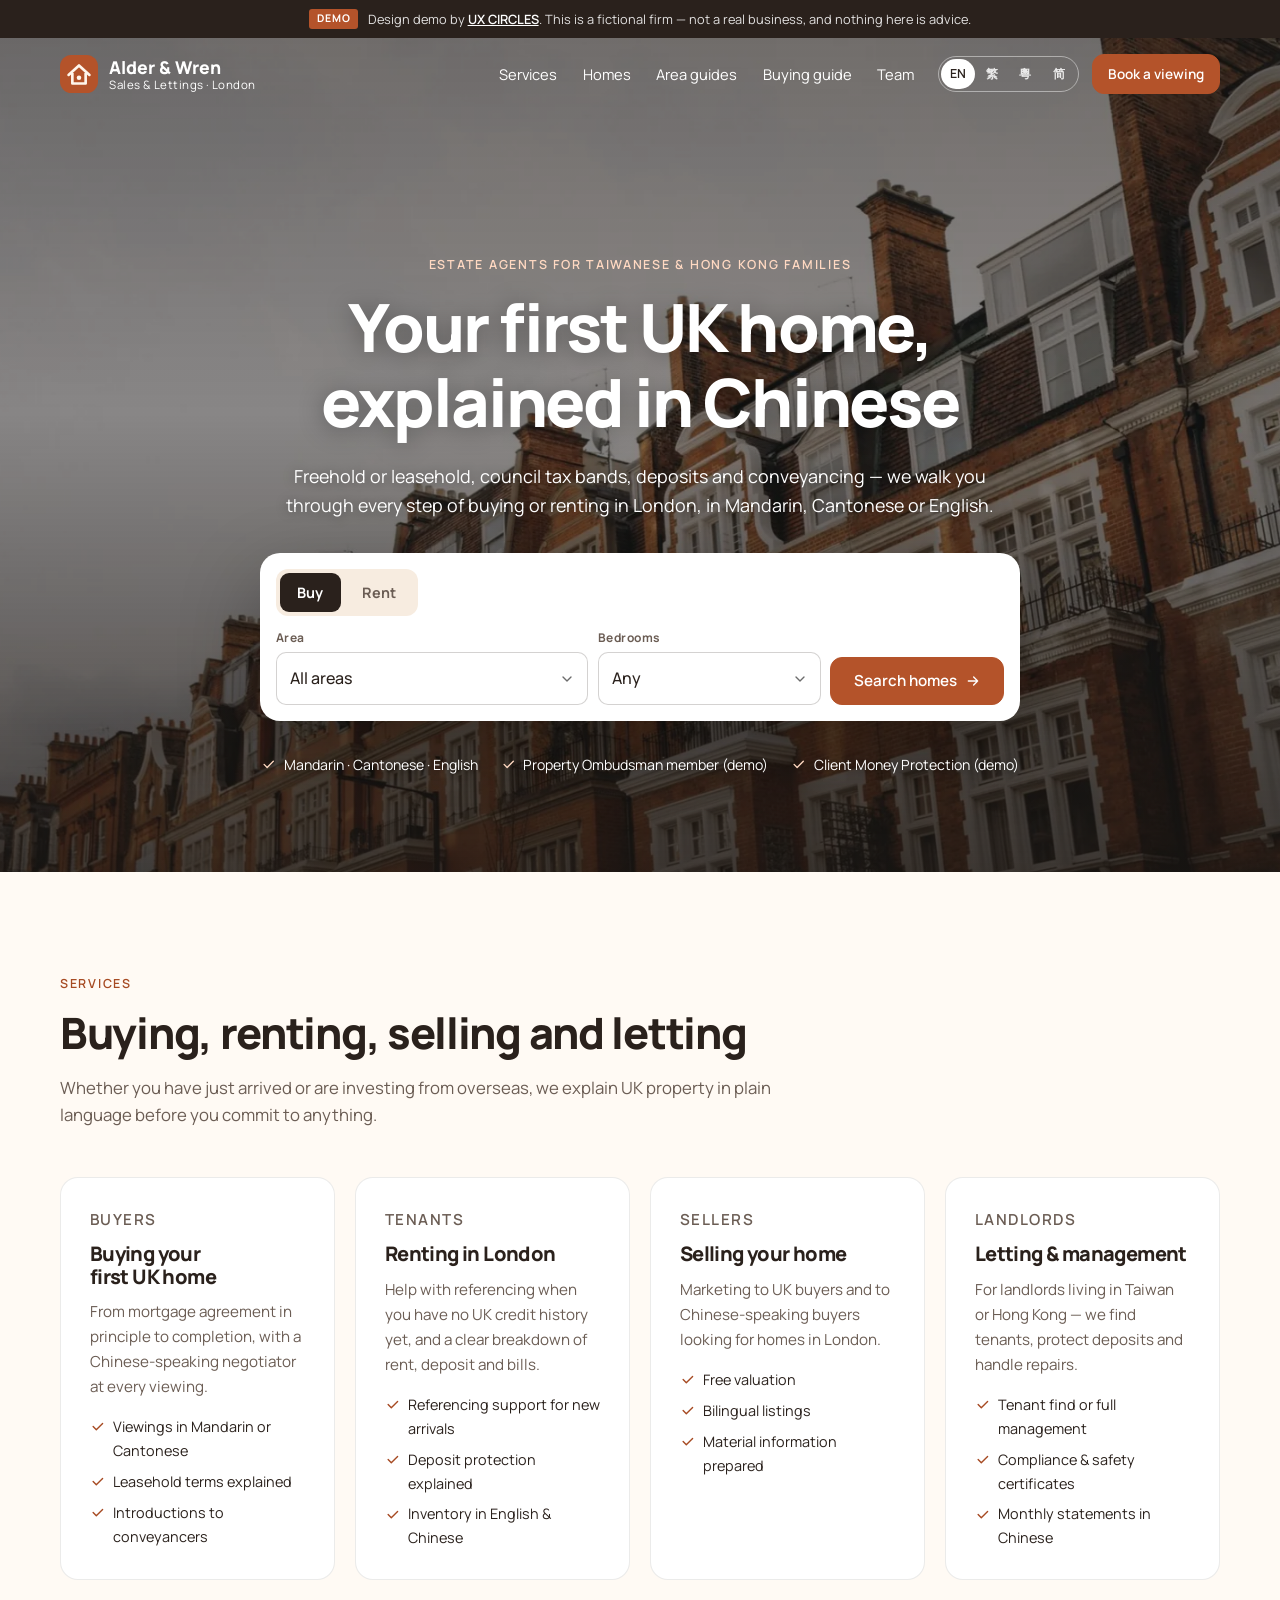
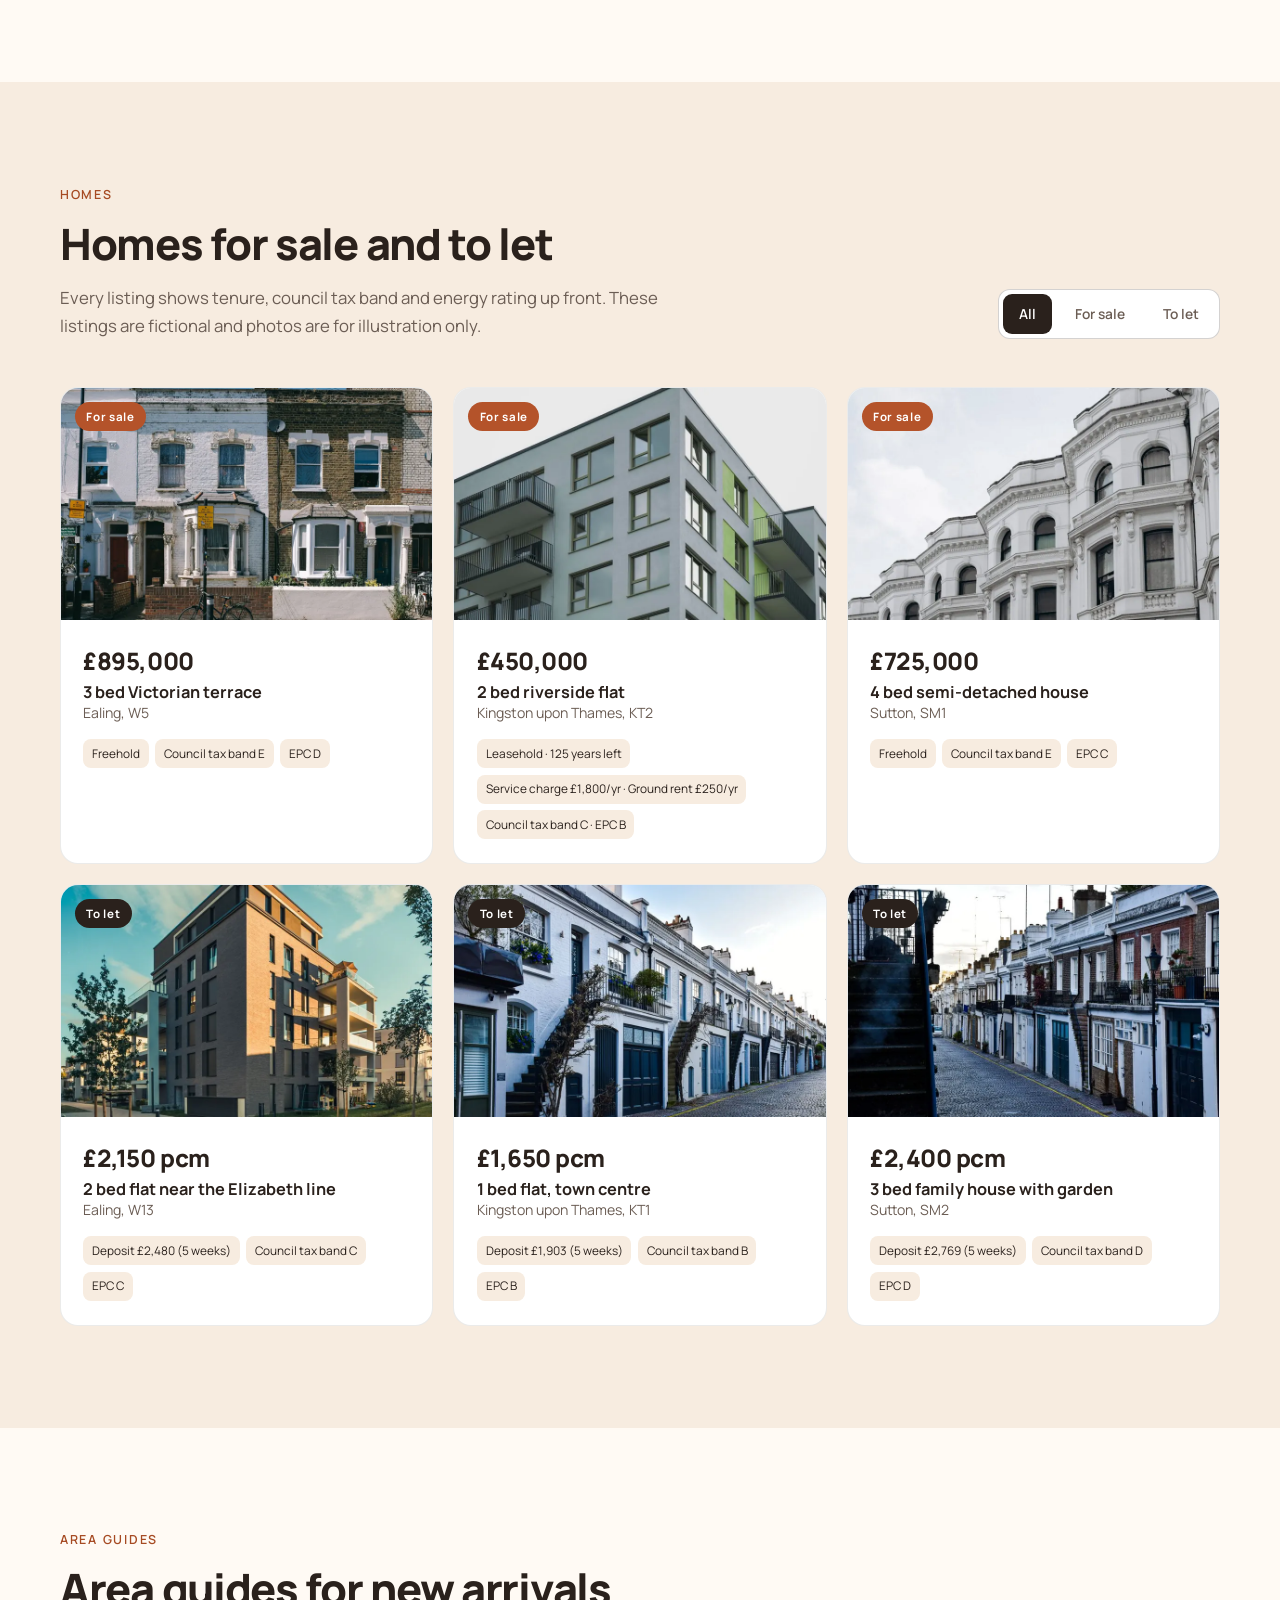
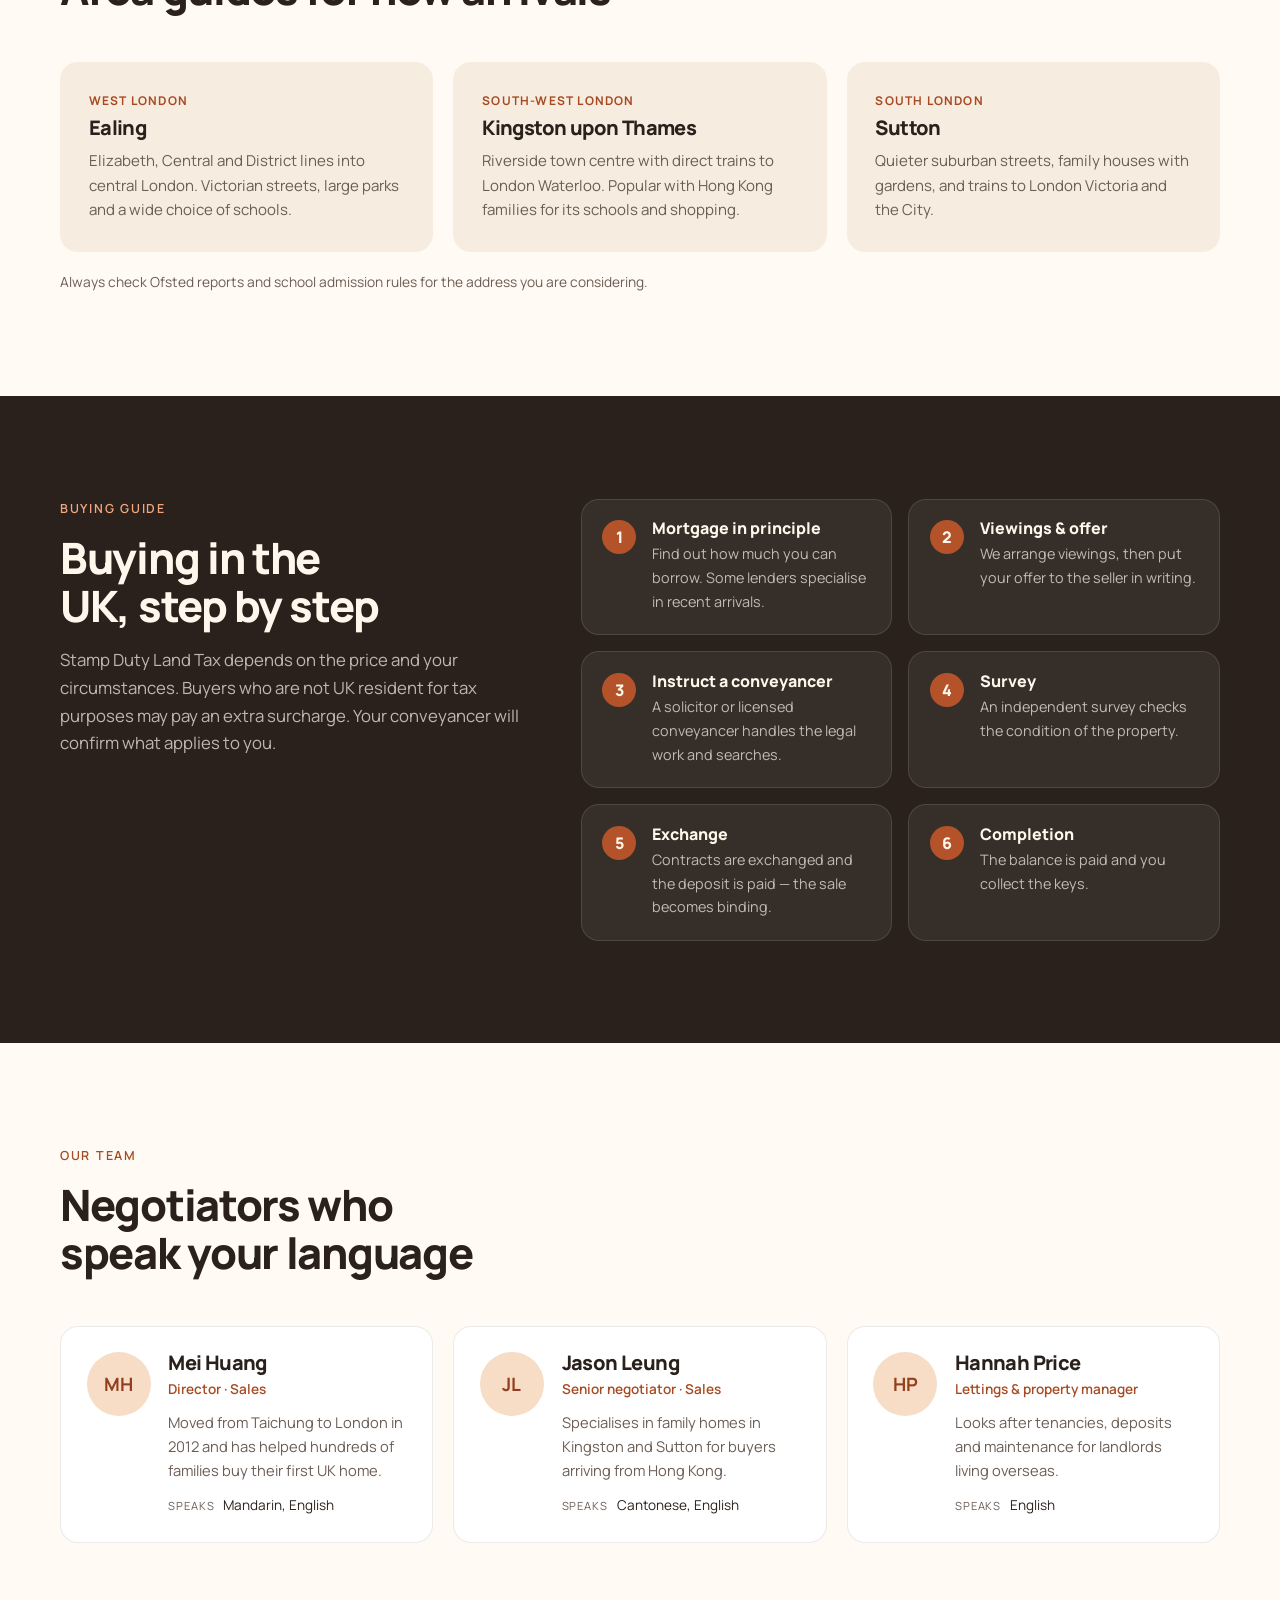
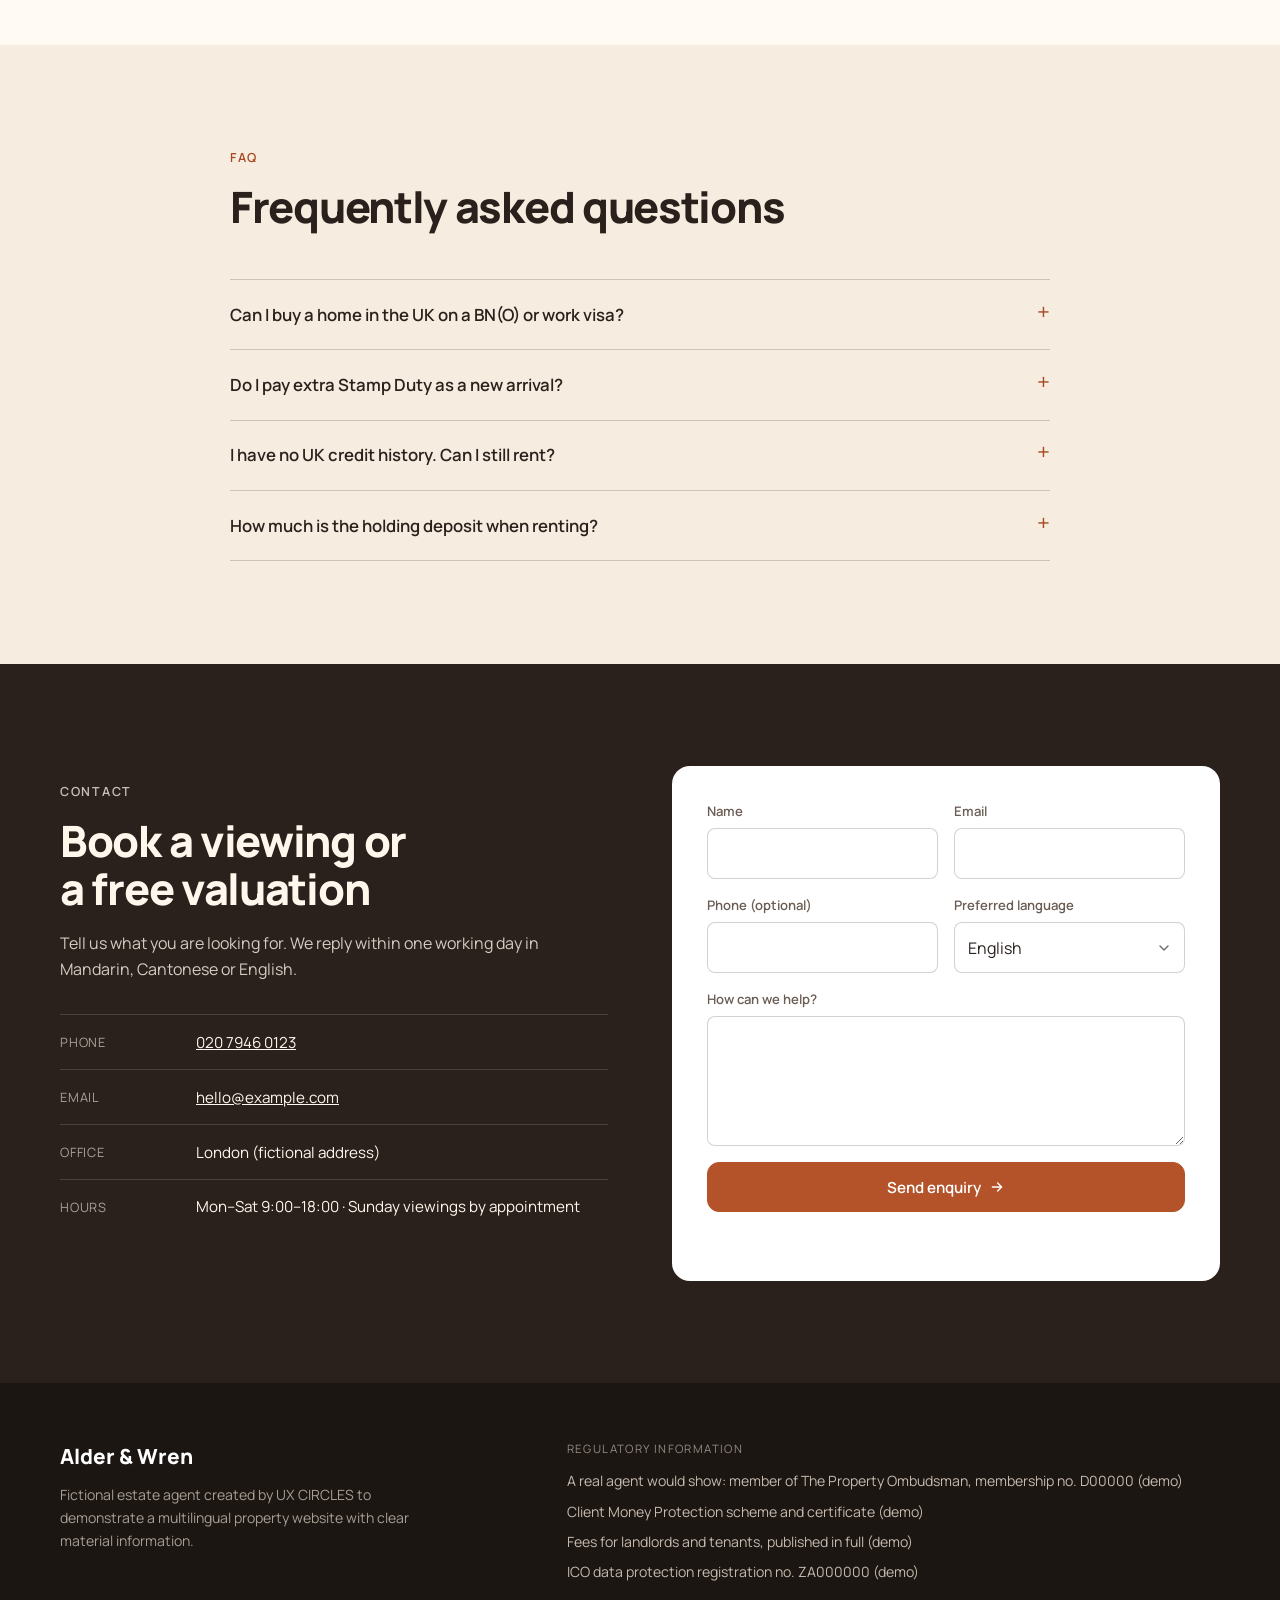
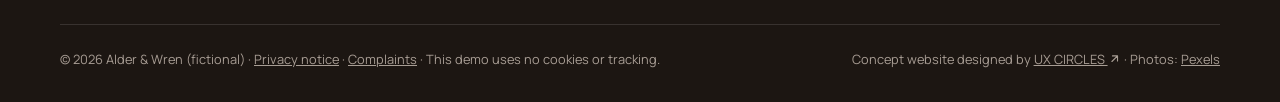
<file: index.html>
<!doctype html>
<html lang="en-GB">
<head>
<meta charset="utf-8">
<meta name="viewport" content="width=device-width, initial-scale=1">
<title>Alder &amp; Wren — Chinese-speaking estate agents in London (demo)</title>
<meta name="description" content="Fictional demo by UX CIRCLES: a London estate agent for Taiwanese and Hong Kong buyers and tenants. Homes for sale and to let, area guides and a step-by-step UK buying guide in English and Chinese.">
<meta name="robots" content="noindex, follow">
<link rel="canonical" href="https://uxcircles.github.io/demo-estate-agent/">
<link rel="alternate" hreflang="en-GB" href="https://uxcircles.github.io/demo-estate-agent/">
<link rel="alternate" hreflang="zh-Hant" href="https://uxcircles.github.io/demo-estate-agent/zh-hant/">
<link rel="alternate" hreflang="zh-HK" href="https://uxcircles.github.io/demo-estate-agent/yue/">
<link rel="alternate" hreflang="zh-Hans" href="https://uxcircles.github.io/demo-estate-agent/zh-hans/">
<link rel="alternate" hreflang="x-default" href="https://uxcircles.github.io/demo-estate-agent/">
<meta property="og:title" content="Alder &amp; Wren — Chinese-speaking estate agents in London (demo)">
<meta property="og:description" content="Fictional demo by UX CIRCLES: a London estate agent for Taiwanese and Hong Kong buyers and tenants. Homes for sale and to let, area guides and a step-by-step UK buying guide in English and Chinese.">
<meta property="og:type" content="website">
<meta property="og:url" content="https://uxcircles.github.io/demo-estate-agent/">
<meta name="theme-color" content="#b4532a">
<script>document.documentElement.classList.add("js")</script>
<link rel="icon" href="favicon.svg" type="image/svg+xml">
<link rel="preconnect" href="https://fonts.googleapis.com">
<link rel="preconnect" href="https://fonts.gstatic.com" crossorigin>
<link rel="stylesheet" href="https://fonts.googleapis.com/css2?family=Manrope:wght@400;500;600;700;800&display=swap">
<link rel="stylesheet" href="styles.css">
<script type="application/ld+json">
{
  "@context": "https://schema.org",
  "@graph": [
    {
      "@type": "RealEstateAgent",
      "@id": "https://uxcircles.github.io/demo-estate-agent/#agency",
      "name": "Alder & Wren",
      "url": "https://uxcircles.github.io/demo-estate-agent/",
      "description": "Fictional demo by UX CIRCLES: a London estate agent for Taiwanese and Hong Kong buyers and tenants. Homes for sale and to let, area guides and a step-by-step UK buying guide in English and Chinese.",
      "telephone": "+44 20 7946 0123",
      "email": "hello@example.com",
      "knowsLanguage": [
        "en",
        "cmn",
        "yue",
        "zh-Hant",
        "zh-Hans"
      ],
      "areaServed": [
        "Ealing",
        "Kingston upon Thames",
        "Sutton"
      ],
      "address": {
        "@type": "PostalAddress",
        "addressLocality": "London",
        "addressCountry": "GB"
      },
      "employee": [
        {
          "@type": "Person",
          "name": "Mei Huang",
          "jobTitle": "Director · Sales",
          "knowsLanguage": "Mandarin, English"
        },
        {
          "@type": "Person",
          "name": "Jason Leung",
          "jobTitle": "Senior negotiator · Sales",
          "knowsLanguage": "Cantonese, English"
        },
        {
          "@type": "Person",
          "name": "Hannah Price",
          "jobTitle": "Lettings & property manager",
          "knowsLanguage": "English"
        }
      ]
    },
    {
      "@type": "FAQPage",
      "mainEntity": [
        {
          "@type": "Question",
          "name": "Can I buy a home in the UK on a BN(O) or work visa?",
          "acceptedAnswer": {
            "@type": "Answer",
            "text": "Yes. There is no visa requirement to own property in the UK. Getting a mortgage depends on the lender — some specialise in recent arrivals — so we suggest speaking to a mortgage broker early."
          }
        },
        {
          "@type": "Question",
          "name": "Do I pay extra Stamp Duty as a new arrival?",
          "acceptedAnswer": {
            "@type": "Answer",
            "text": "Stamp Duty Land Tax depends on the price and your circumstances. Buyers who are not UK resident for tax purposes may pay an extra surcharge. Your conveyancer will confirm what applies to you."
          }
        },
        {
          "@type": "Question",
          "name": "I have no UK credit history. Can I still rent?",
          "acceptedAnswer": {
            "@type": "Answer",
            "text": "Usually, yes. Landlords may ask for a UK guarantor or proof of income or savings instead. We explain the options before you apply."
          }
        },
        {
          "@type": "Question",
          "name": "How much is the holding deposit when renting?",
          "acceptedAnswer": {
            "@type": "Answer",
            "text": "In England, a holding deposit is capped at one week’s rent, and a tenancy deposit at five weeks’ rent for annual rent under £50,000. Deposits must be protected in a government-approved scheme."
          }
        }
      ]
    }
  ]
}
</script>
</head>
<body class="lang-en">
<a class="skip" href="#main">Skip to content</a>
<div class="demo-bar" role="note"><span class="demo-tag">DEMO</span><span>Design demo by <a href="https://ux-circles.com/professionals">UX CIRCLES</a>. This is a fictional firm — not a real business, and nothing here is advice.</span></div>

<header class="site-header is-overlay">
  <div class="wrap header-inner">
    <a class="brand" href="./" aria-label="Alder &amp; Wren">
      <svg viewBox="0 0 40 40" aria-hidden="true"><rect width="40" height="40" rx="12" fill="#b4532a"/><path d="M9 21L20 11l11 10" stroke="#fff6ec" stroke-width="2.8" fill="none" stroke-linecap="round" stroke-linejoin="round"/><path d="M13 19v11h14V19" stroke="#fff6ec" stroke-width="2.8" fill="none" stroke-linejoin="round"/><circle cx="20" cy="24" r="2.4" fill="#fff6ec"/></svg>
      <span class="brand-text"><span class="brand-name">Alder & Wren</span><span class="brand-sub">Sales & Lettings · London</span></span>
    </a>
    <nav class="main-nav" aria-label="Menu">
      <ul><li><a href="#services">Services</a></li><li><a href="#homes">Homes</a></li><li><a href="#areas">Area guides</a></li><li><a href="#guide">Buying guide</a></li><li><a href="#team">Team</a></li></ul>
    </nav>
    <div class="header-tools">
      <div class="lang-switch" role="group" aria-label="Language"><a href="./" lang="en-GB" hreflang="en-GB" title="English" aria-current="true">EN</a><a href="zh-hant/" lang="zh-Hant" hreflang="zh-Hant" title="繁體中文">繁</a><a href="yue/" lang="yue-Hant-HK" hreflang="zh-HK" title="廣東話">粵</a><a href="zh-hans/" lang="zh-Hans" hreflang="zh-Hans" title="简体中文">简</a></div>
      <a class="btn btn-sm" href="#contact">Book a viewing</a>
      <button class="menu-btn" type="button" aria-expanded="false" aria-controls="mobile-nav"><span class="sr">Menu</span><span class="bars" aria-hidden="true"></span></button>
    </div>
  </div>
  <nav id="mobile-nav" class="mobile-nav" aria-label="Menu" hidden>
    <ul><li><a href="#services">Services</a></li><li><a href="#homes">Homes</a></li><li><a href="#areas">Area guides</a></li><li><a href="#guide">Buying guide</a></li><li><a href="#team">Team</a></li><li><a href="#contact">Contact</a></li></ul>
  </nav>
</header>

<main id="main">
  <section class="hero hero-full" data-parallax style="--hero-img:url('img/hero-bg.webp')">
    <div class="wrap hero-full-inner">
      <p class="eyebrow">Estate agents for Taiwanese & Hong Kong families</p>
      <h1>Your first UK home, explained in Chinese</h1>
      <p class="lede">Freehold or leasehold, council tax bands, deposits and conveyancing — we walk you through every step of buying or renting in London, in Mandarin, Cantonese or English.</p>
      <form class="search" data-search action="#homes">
        <div class="search-tabs" role="radiogroup">
          <label><input type="radio" name="kind" value="sale" checked><span>Buy</span></label>
          <label><input type="radio" name="kind" value="let"><span>Rent</span></label>
        </div>
        <div class="search-row">
          <label class="field">Area<select name="area"><option>All areas</option><option>Ealing</option><option>Kingston upon Thames</option><option>Sutton</option></select></label>
          <label class="field">Bedrooms<select name="beds"><option>Any</option><option>1+</option><option>2+</option><option>3+</option></select></label>
          <button class="btn" type="submit">Search homes <svg class="ico" viewBox="0 0 24 24" fill="none" stroke="currentColor" stroke-width="2" stroke-linecap="round" stroke-linejoin="round" aria-hidden="true"><path d="M5 12h14M13 6l6 6-6 6"/></svg></button>
        </div>
      </form>
      <ul class="trust"><li><svg class="ico ico-check" viewBox="0 0 24 24" fill="none" stroke="currentColor" stroke-width="2.2" stroke-linecap="round" stroke-linejoin="round" aria-hidden="true"><path d="M5 12l5 5L20 7"/></svg><span>Mandarin · Cantonese · English</span></li><li><svg class="ico ico-check" viewBox="0 0 24 24" fill="none" stroke="currentColor" stroke-width="2.2" stroke-linecap="round" stroke-linejoin="round" aria-hidden="true"><path d="M5 12l5 5L20 7"/></svg><span>Property Ombudsman member (demo)</span></li><li><svg class="ico ico-check" viewBox="0 0 24 24" fill="none" stroke="currentColor" stroke-width="2.2" stroke-linecap="round" stroke-linejoin="round" aria-hidden="true"><path d="M5 12l5 5L20 7"/></svg><span>Client Money Protection (demo)</span></li></ul>
    </div>
  </section>

  <section class="section" id="services">
    <div class="wrap">
      <header class="sec-head">
        <p class="eyebrow">Services</p>
        <h2>Buying, renting, selling and letting</h2>
        <p>Whether you have just arrived or are investing from overseas, we explain UK property in plain language before you commit to anything.</p>
      </header>
      <div class="svc-grid">
      <article class="svc">
        <p class="svc-kicker">Buyers</p>
        <h3>Buying your first UK home</h3>
        <p>From mortgage agreement in principle to completion, with a Chinese-speaking negotiator at every viewing.</p>
        <ul class="ticks"><li><svg class="ico ico-check" viewBox="0 0 24 24" fill="none" stroke="currentColor" stroke-width="2.2" stroke-linecap="round" stroke-linejoin="round" aria-hidden="true"><path d="M5 12l5 5L20 7"/></svg><span>Viewings in Mandarin or Cantonese</span></li><li><svg class="ico ico-check" viewBox="0 0 24 24" fill="none" stroke="currentColor" stroke-width="2.2" stroke-linecap="round" stroke-linejoin="round" aria-hidden="true"><path d="M5 12l5 5L20 7"/></svg><span>Leasehold terms explained</span></li><li><svg class="ico ico-check" viewBox="0 0 24 24" fill="none" stroke="currentColor" stroke-width="2.2" stroke-linecap="round" stroke-linejoin="round" aria-hidden="true"><path d="M5 12l5 5L20 7"/></svg><span>Introductions to conveyancers</span></li></ul>
        
      </article>
      <article class="svc">
        <p class="svc-kicker">Tenants</p>
        <h3>Renting in London</h3>
        <p>Help with referencing when you have no UK credit history yet, and a clear breakdown of rent, deposit and bills.</p>
        <ul class="ticks"><li><svg class="ico ico-check" viewBox="0 0 24 24" fill="none" stroke="currentColor" stroke-width="2.2" stroke-linecap="round" stroke-linejoin="round" aria-hidden="true"><path d="M5 12l5 5L20 7"/></svg><span>Referencing support for new arrivals</span></li><li><svg class="ico ico-check" viewBox="0 0 24 24" fill="none" stroke="currentColor" stroke-width="2.2" stroke-linecap="round" stroke-linejoin="round" aria-hidden="true"><path d="M5 12l5 5L20 7"/></svg><span>Deposit protection explained</span></li><li><svg class="ico ico-check" viewBox="0 0 24 24" fill="none" stroke="currentColor" stroke-width="2.2" stroke-linecap="round" stroke-linejoin="round" aria-hidden="true"><path d="M5 12l5 5L20 7"/></svg><span>Inventory in English & Chinese</span></li></ul>
        
      </article>
      <article class="svc">
        <p class="svc-kicker">Sellers</p>
        <h3>Selling your home</h3>
        <p>Marketing to UK buyers and to Chinese-speaking buyers looking for homes in London.</p>
        <ul class="ticks"><li><svg class="ico ico-check" viewBox="0 0 24 24" fill="none" stroke="currentColor" stroke-width="2.2" stroke-linecap="round" stroke-linejoin="round" aria-hidden="true"><path d="M5 12l5 5L20 7"/></svg><span>Free valuation</span></li><li><svg class="ico ico-check" viewBox="0 0 24 24" fill="none" stroke="currentColor" stroke-width="2.2" stroke-linecap="round" stroke-linejoin="round" aria-hidden="true"><path d="M5 12l5 5L20 7"/></svg><span>Bilingual listings</span></li><li><svg class="ico ico-check" viewBox="0 0 24 24" fill="none" stroke="currentColor" stroke-width="2.2" stroke-linecap="round" stroke-linejoin="round" aria-hidden="true"><path d="M5 12l5 5L20 7"/></svg><span>Material information prepared</span></li></ul>
        
      </article>
      <article class="svc">
        <p class="svc-kicker">Landlords</p>
        <h3>Letting & management</h3>
        <p>For landlords living in Taiwan or Hong Kong — we find tenants, protect deposits and handle repairs.</p>
        <ul class="ticks"><li><svg class="ico ico-check" viewBox="0 0 24 24" fill="none" stroke="currentColor" stroke-width="2.2" stroke-linecap="round" stroke-linejoin="round" aria-hidden="true"><path d="M5 12l5 5L20 7"/></svg><span>Tenant find or full management</span></li><li><svg class="ico ico-check" viewBox="0 0 24 24" fill="none" stroke="currentColor" stroke-width="2.2" stroke-linecap="round" stroke-linejoin="round" aria-hidden="true"><path d="M5 12l5 5L20 7"/></svg><span>Compliance & safety certificates</span></li><li><svg class="ico ico-check" viewBox="0 0 24 24" fill="none" stroke="currentColor" stroke-width="2.2" stroke-linecap="round" stroke-linejoin="round" aria-hidden="true"><path d="M5 12l5 5L20 7"/></svg><span>Monthly statements in Chinese</span></li></ul>
        
      </article></div>
    </div>
  </section>

  <section class="section section-tint" id="homes">
    <div class="wrap">
      <header class="sec-head sec-head-row">
        <div>
          <p class="eyebrow">Homes</p>
          <h2>Homes for sale and to let</h2>
          <p>Every listing shows tenure, council tax band and energy rating up front. These listings are fictional and photos are for illustration only.</p>
        </div>
        <div class="filter" data-filter="#home-grid" role="group">
          <button type="button" data-value="all" aria-pressed="true">All</button>
          <button type="button" data-value="sale" aria-pressed="false">For sale</button>
          <button type="button" data-value="let" aria-pressed="false">To let</button>
        </div>
      </header>
      <div class="home-grid" id="home-grid">
        <article class="home" data-kind="sale">
          <div class="home-art"><img src="img/home-1.webp" alt="" width="800" height="500" loading="lazy"><span class="home-tag sale">For sale</span></div>
          <div class="home-body">
            <p class="home-price">£895,000</p>
            <h3>3 bed Victorian terrace</h3>
            <p class="home-area">Ealing, W5</p>
            <ul class="home-facts"><li>Freehold</li><li>Council tax band E</li><li>EPC D</li></ul>
          </div>
        </article>
        <article class="home" data-kind="sale">
          <div class="home-art"><img src="img/home-2.webp" alt="" width="800" height="500" loading="lazy"><span class="home-tag sale">For sale</span></div>
          <div class="home-body">
            <p class="home-price">£450,000</p>
            <h3>2 bed riverside flat</h3>
            <p class="home-area">Kingston upon Thames, KT2</p>
            <ul class="home-facts"><li>Leasehold · 125 years left</li><li>Service charge £1,800/yr · Ground rent £250/yr</li><li>Council tax band C · EPC B</li></ul>
          </div>
        </article>
        <article class="home" data-kind="sale">
          <div class="home-art"><img src="img/home-3.webp" alt="" width="800" height="500" loading="lazy"><span class="home-tag sale">For sale</span></div>
          <div class="home-body">
            <p class="home-price">£725,000</p>
            <h3>4 bed semi-detached house</h3>
            <p class="home-area">Sutton, SM1</p>
            <ul class="home-facts"><li>Freehold</li><li>Council tax band E</li><li>EPC C</li></ul>
          </div>
        </article>
        <article class="home" data-kind="let">
          <div class="home-art"><img src="img/home-4.webp" alt="" width="800" height="500" loading="lazy"><span class="home-tag let">To let</span></div>
          <div class="home-body">
            <p class="home-price">£2,150 pcm</p>
            <h3>2 bed flat near the Elizabeth line</h3>
            <p class="home-area">Ealing, W13</p>
            <ul class="home-facts"><li>Deposit £2,480 (5 weeks)</li><li>Council tax band C</li><li>EPC C</li></ul>
          </div>
        </article>
        <article class="home" data-kind="let">
          <div class="home-art"><img src="img/home-5.webp" alt="" width="800" height="500" loading="lazy"><span class="home-tag let">To let</span></div>
          <div class="home-body">
            <p class="home-price">£1,650 pcm</p>
            <h3>1 bed flat, town centre</h3>
            <p class="home-area">Kingston upon Thames, KT1</p>
            <ul class="home-facts"><li>Deposit £1,903 (5 weeks)</li><li>Council tax band B</li><li>EPC B</li></ul>
          </div>
        </article>
        <article class="home" data-kind="let">
          <div class="home-art"><img src="img/home-6.webp" alt="" width="800" height="500" loading="lazy"><span class="home-tag let">To let</span></div>
          <div class="home-body">
            <p class="home-price">£2,400 pcm</p>
            <h3>3 bed family house with garden</h3>
            <p class="home-area">Sutton, SM2</p>
            <ul class="home-facts"><li>Deposit £2,769 (5 weeks)</li><li>Council tax band D</li><li>EPC D</li></ul>
          </div>
        </article>
      </div>
    </div>
  </section>

  <section class="section" id="areas">
    <div class="wrap">
      <header class="sec-head">
        <p class="eyebrow">Area guides</p>
        <h2>Area guides for new arrivals</h2>
      </header>
      <div class="area-grid">
        <article class="area"><p class="area-region">West London</p><h3>Ealing</h3><p>Elizabeth, Central and District lines into central London. Victorian streets, large parks and a wide choice of schools.</p></article>
        <article class="area"><p class="area-region">South-west London</p><h3>Kingston upon Thames</h3><p>Riverside town centre with direct trains to London Waterloo. Popular with Hong Kong families for its schools and shopping.</p></article>
        <article class="area"><p class="area-region">South London</p><h3>Sutton</h3><p>Quieter suburban streets, family houses with gardens, and trains to London Victoria and the City.</p></article>
      </div>
      <p class="areas-note">Always check Ofsted reports and school admission rules for the address you are considering.</p>
    </div>
  </section>

  <section class="section section-dark" id="guide">
    <div class="wrap guide-inner">
      <header class="sec-head">
        <p class="eyebrow">Buying guide</p>
        <h2>Buying in the UK, step by step</h2>
        <p>Stamp Duty Land Tax depends on the price and your circumstances. Buyers who are not UK resident for tax purposes may pay an extra surcharge. Your conveyancer will confirm what applies to you.</p>
      </header>
      <ol class="guide">
        <li><span class="n">1</span><div><h3>Mortgage in principle</h3><p>Find out how much you can borrow. Some lenders specialise in recent arrivals.</p></div></li>
        <li><span class="n">2</span><div><h3>Viewings & offer</h3><p>We arrange viewings, then put your offer to the seller in writing.</p></div></li>
        <li><span class="n">3</span><div><h3>Instruct a conveyancer</h3><p>A solicitor or licensed conveyancer handles the legal work and searches.</p></div></li>
        <li><span class="n">4</span><div><h3>Survey</h3><p>An independent survey checks the condition of the property.</p></div></li>
        <li><span class="n">5</span><div><h3>Exchange</h3><p>Contracts are exchanged and the deposit is paid — the sale becomes binding.</p></div></li>
        <li><span class="n">6</span><div><h3>Completion</h3><p>The balance is paid and you collect the keys.</p></div></li>
      </ol>
    </div>
  </section>

  <section class="section" id="team">
    <div class="wrap">
      <header class="sec-head">
        <p class="eyebrow">Our team</p>
        <h2>Negotiators who speak your language</h2>
      </header>
      <div class="team-grid">
      <article class="person">
        <div class="avatar" aria-hidden="true">MH</div>
        <div>
          <h3>Mei Huang</h3>
          <p class="role">Director · Sales</p>
          <p class="bio">Moved from Taichung to London in 2012 and has helped hundreds of families buy their first UK home.</p>
          <p class="speaks"><span>Speaks</span> Mandarin, English</p>
        </div>
      </article>
      <article class="person">
        <div class="avatar" aria-hidden="true">JL</div>
        <div>
          <h3>Jason Leung</h3>
          <p class="role">Senior negotiator · Sales</p>
          <p class="bio">Specialises in family homes in Kingston and Sutton for buyers arriving from Hong Kong.</p>
          <p class="speaks"><span>Speaks</span> Cantonese, English</p>
        </div>
      </article>
      <article class="person">
        <div class="avatar" aria-hidden="true">HP</div>
        <div>
          <h3>Hannah Price</h3>
          <p class="role">Lettings & property manager</p>
          <p class="bio">Looks after tenancies, deposits and maintenance for landlords living overseas.</p>
          <p class="speaks"><span>Speaks</span> English</p>
        </div>
      </article></div>
    </div>
  </section>

  <section class="section section-tint" id="faq">
    <div class="wrap narrow">
      <header class="sec-head">
        <p class="eyebrow">FAQ</p>
        <h2>Frequently asked questions</h2>
      </header>
      <div class="faq">
      <details class="qa">
        <summary>Can I buy a home in the UK on a BN(O) or work visa?</summary>
        <div><p>Yes. There is no visa requirement to own property in the UK. Getting a mortgage depends on the lender — some specialise in recent arrivals — so we suggest speaking to a mortgage broker early.</p></div>
      </details>
      <details class="qa">
        <summary>Do I pay extra Stamp Duty as a new arrival?</summary>
        <div><p>Stamp Duty Land Tax depends on the price and your circumstances. Buyers who are not UK resident for tax purposes may pay an extra surcharge. Your conveyancer will confirm what applies to you.</p></div>
      </details>
      <details class="qa">
        <summary>I have no UK credit history. Can I still rent?</summary>
        <div><p>Usually, yes. Landlords may ask for a UK guarantor or proof of income or savings instead. We explain the options before you apply.</p></div>
      </details>
      <details class="qa">
        <summary>How much is the holding deposit when renting?</summary>
        <div><p>In England, a holding deposit is capped at one week’s rent, and a tenancy deposit at five weeks’ rent for annual rent under £50,000. Deposits must be protected in a government-approved scheme.</p></div>
      </details></div>
    </div>
  </section>

  <section class="section contact" id="contact">
    <div class="wrap contact-inner">
      <div>
        <p class="eyebrow">Contact</p>
        <h2>Book a viewing or a free valuation</h2>
        <p>Tell us what you are looking for. We reply within one working day in Mandarin, Cantonese or English.</p>
        <ul class="contact-list">
          <li><span>Phone</span><a href="tel:+442079460123">020 7946 0123</a></li>
          <li><span>Email</span><a href="mailto:hello@example.com">hello@example.com</a></li>
          <li><span>Office</span>London (fictional address)</li>
          <li><span>Hours</span>Mon–Sat 9:00–18:00 · Sunday viewings by appointment</li>
        </ul>
      </div>
      <form class="enquiry" novalidate data-demo-msg="This is a demo site — your message was not sent.">
        <label>Name<input name="name" autocomplete="name" required></label>
        <label>Email<input name="email" type="email" autocomplete="email" required></label>
        <label>Phone (optional)<input name="phone" type="tel" autocomplete="tel"></label>
        <label>Preferred language<select name="lang"><option selected>English</option><option>繁體中文</option><option>廣東話</option><option>简体中文</option></select></label>
        <label class="full">How can we help?<textarea name="message" rows="4"></textarea></label>
        <button class="btn full" type="submit">Send enquiry <svg class="ico" viewBox="0 0 24 24" fill="none" stroke="currentColor" stroke-width="2" stroke-linecap="round" stroke-linejoin="round" aria-hidden="true"><path d="M5 12h14M13 6l6 6-6 6"/></svg></button>
        <p class="form-status full" role="status" aria-live="polite"></p>
      </form>
    </div>
  </section>
</main>

<footer class="site-footer">
  <div class="wrap">
    <div class="footer-top">
      <div>
        <p class="footer-brand">Alder & Wren</p>
        <p class="footer-sub">Fictional estate agent created by UX CIRCLES to demonstrate a multilingual property website with clear material information.</p>
      </div>
      <div class="reg">
        <p class="reg-title">Regulatory information</p>
        <ul><li>A real agent would show: member of The Property Ombudsman, membership no. D00000 (demo)</li><li>Client Money Protection scheme and certificate (demo)</li><li>Fees for landlords and tenants, published in full (demo)</li><li>ICO data protection registration no. ZA000000 (demo)</li></ul>
        
      </div>
    </div>
    <div class="footer-bottom">
      <p>© 2026 Alder & Wren (fictional) · <a href="#contact">Privacy notice</a> · <a href="#contact">Complaints</a> · This demo uses no cookies or tracking.</p>
      <p>Concept website designed by <a href="https://ux-circles.com/professionals">UX CIRCLES <svg class="ico" viewBox="0 0 24 24" fill="none" stroke="currentColor" stroke-width="2" stroke-linecap="round" stroke-linejoin="round" aria-hidden="true"><path d="M7 17L17 7M8 7h9v9"/></svg></a> · Photos: <a href="https://www.pexels.com/">Pexels</a></p>
    </div>
  </div>
</footer>
<script src="main.js" defer></script>
</body>
</html>
</file>
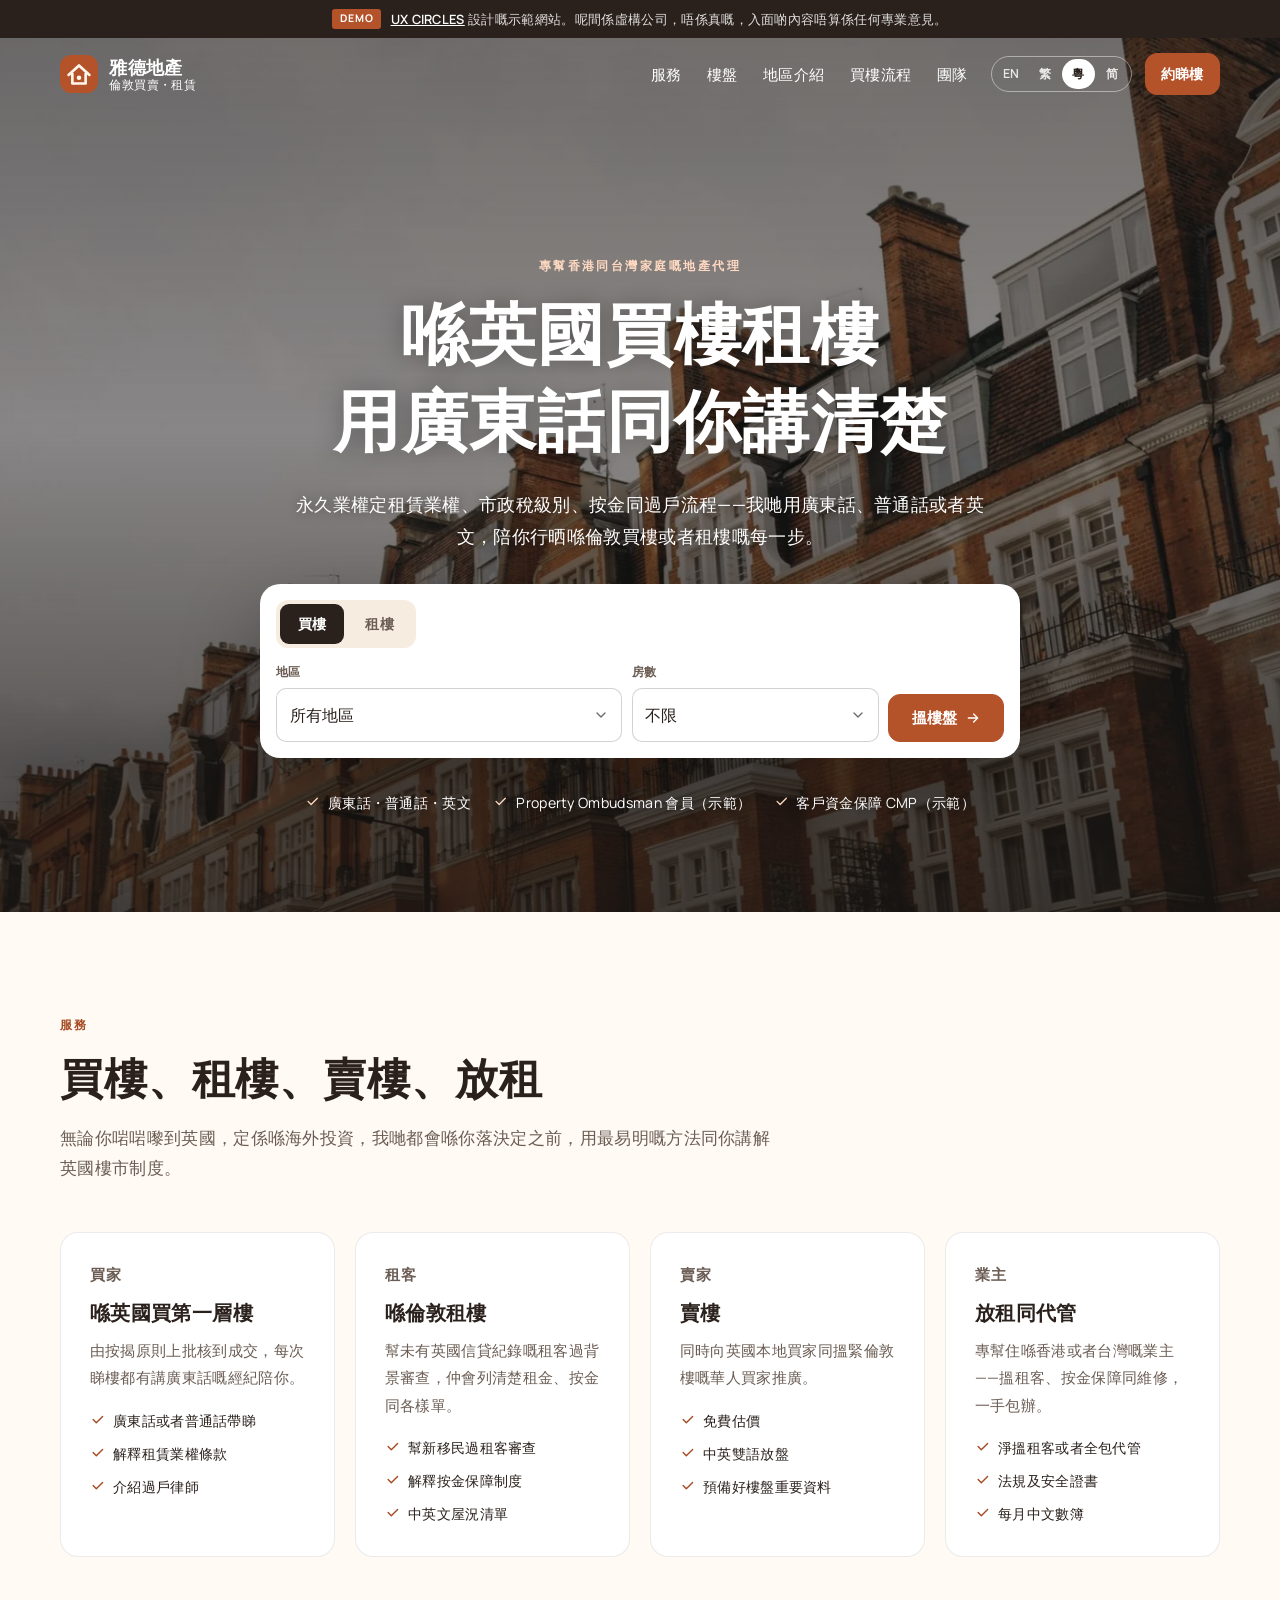
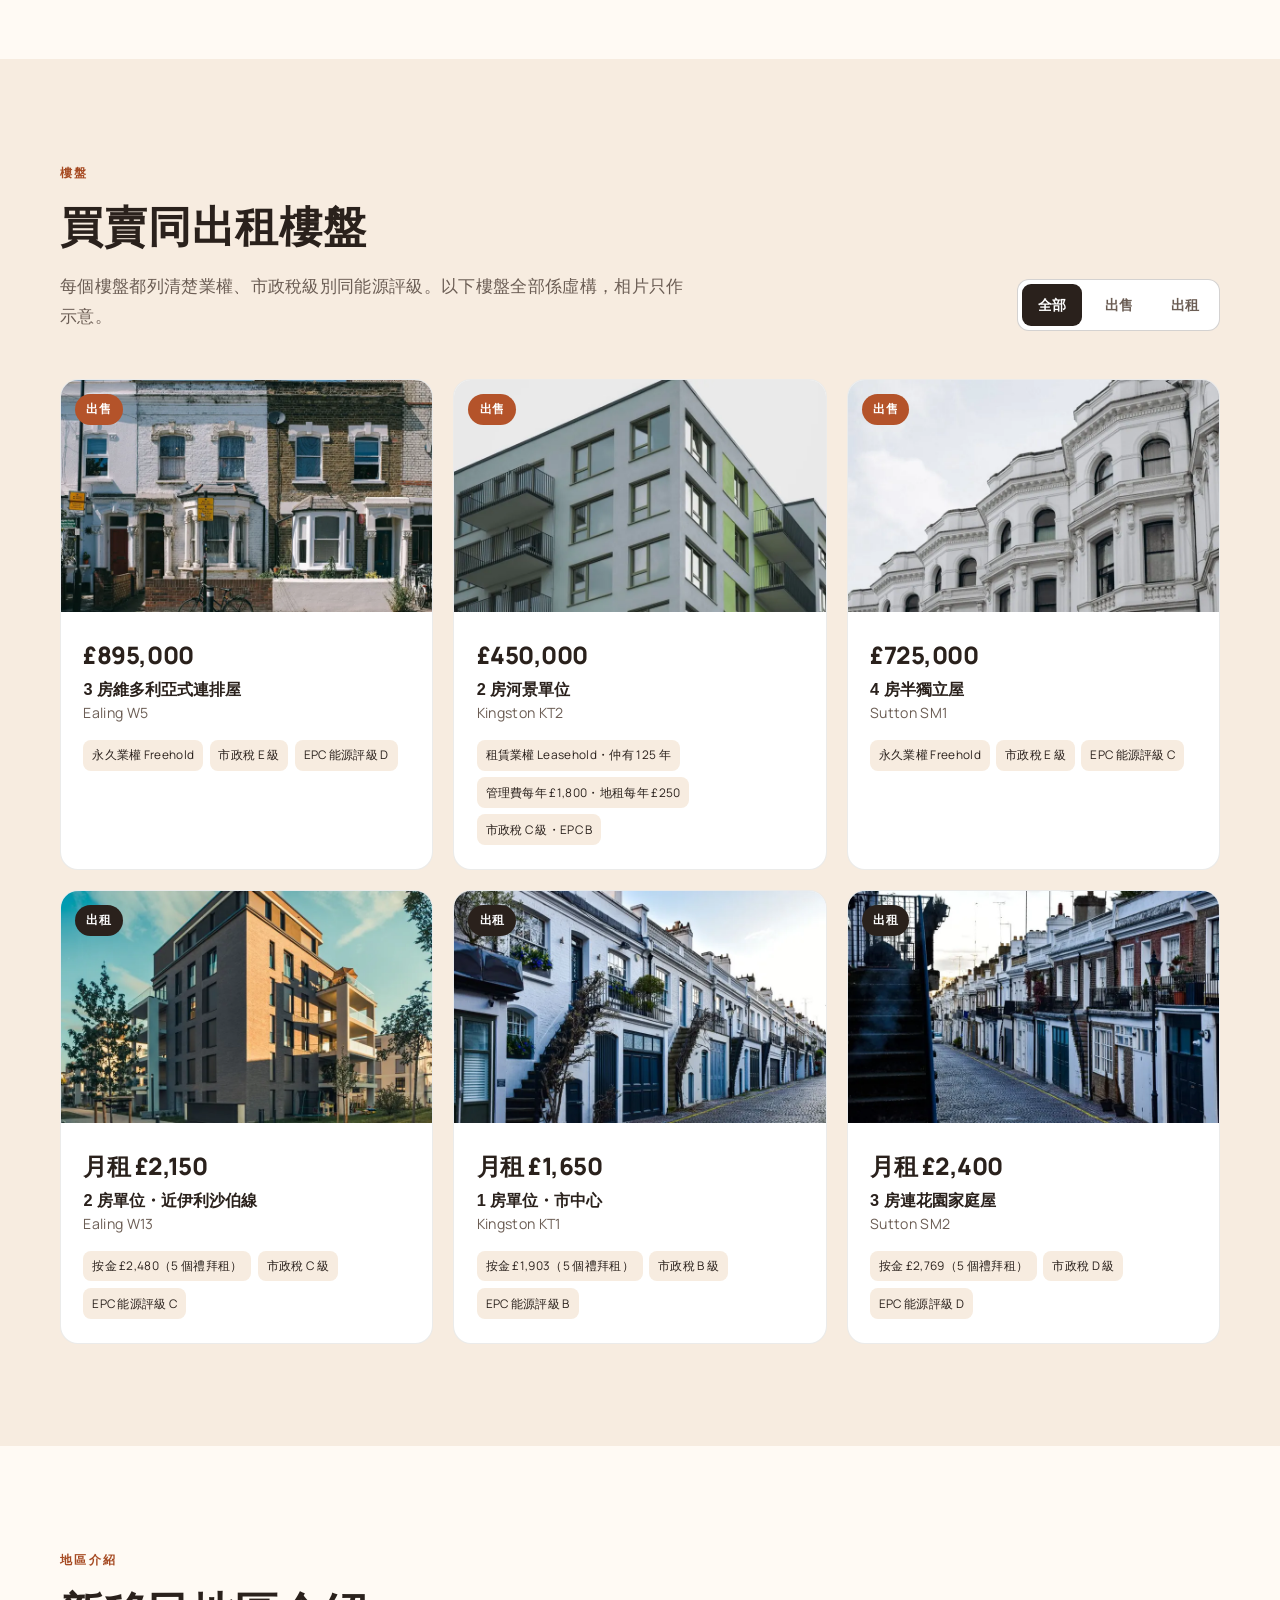
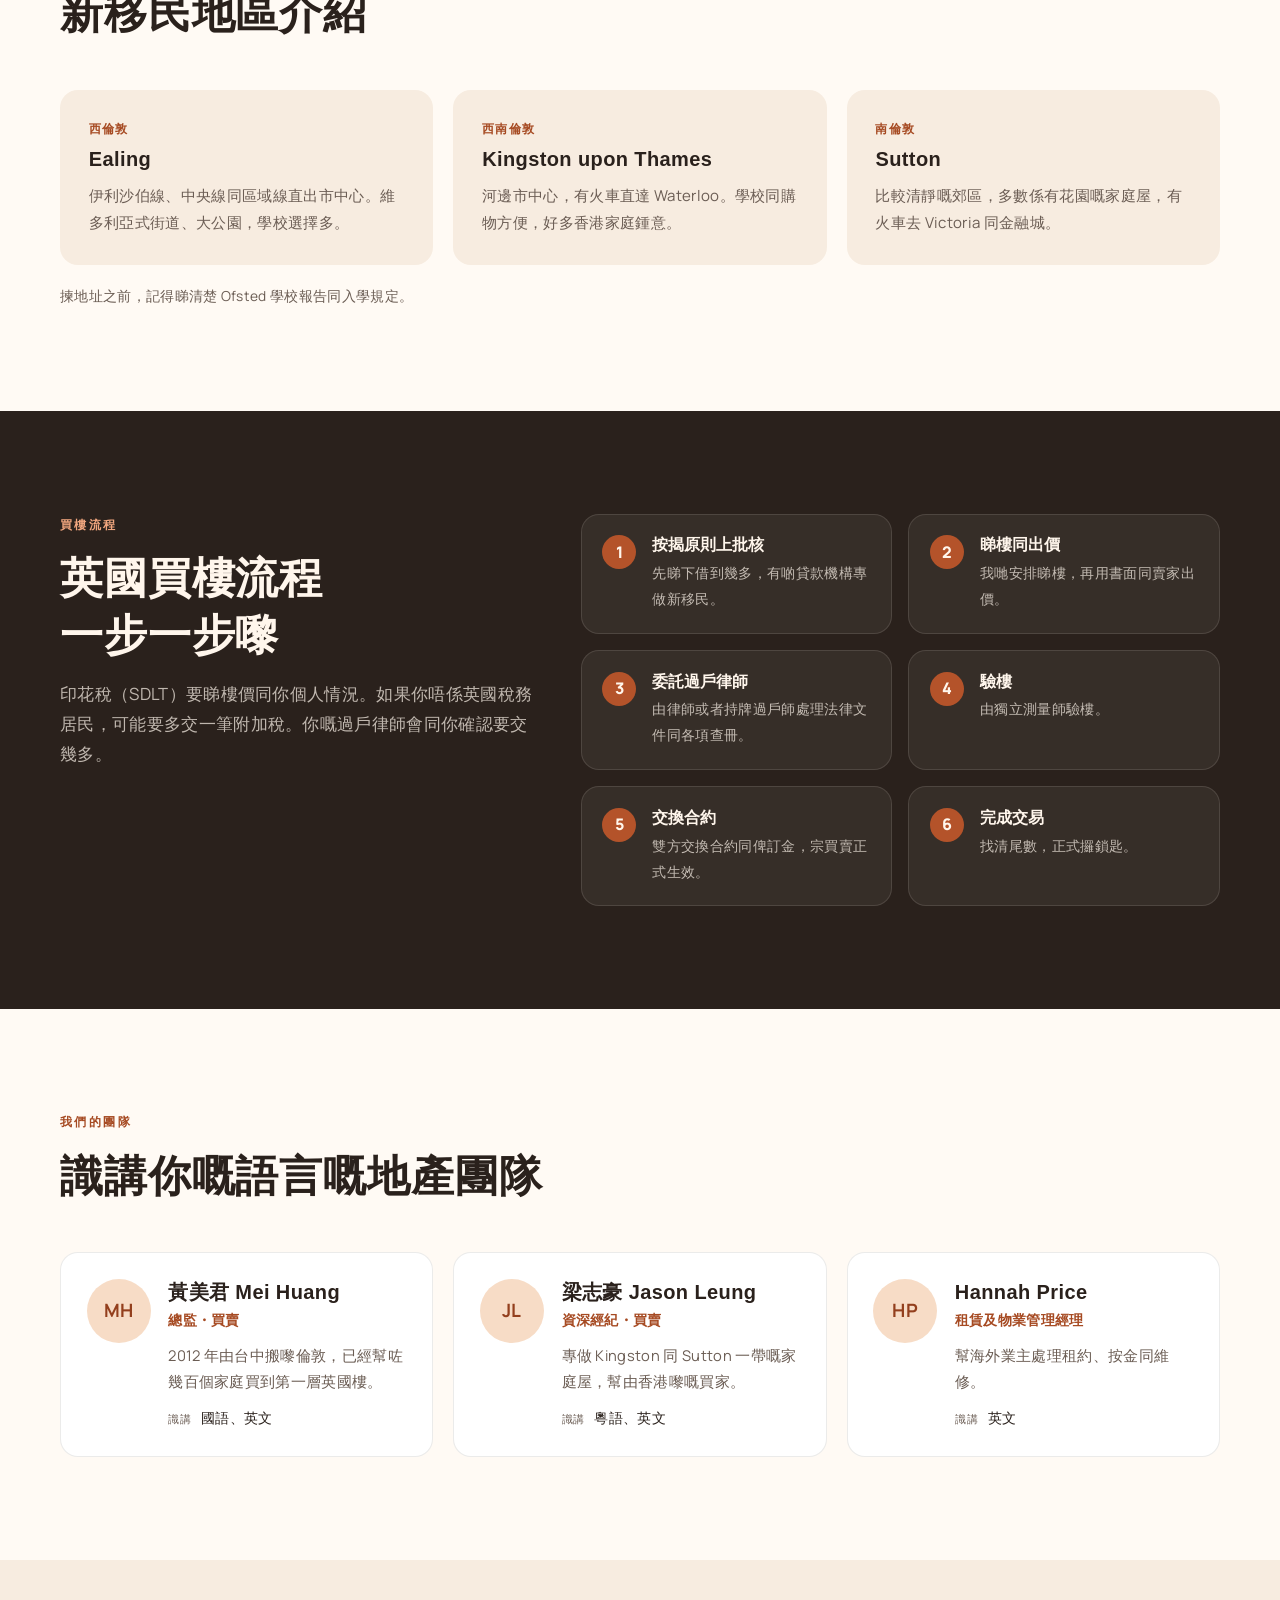
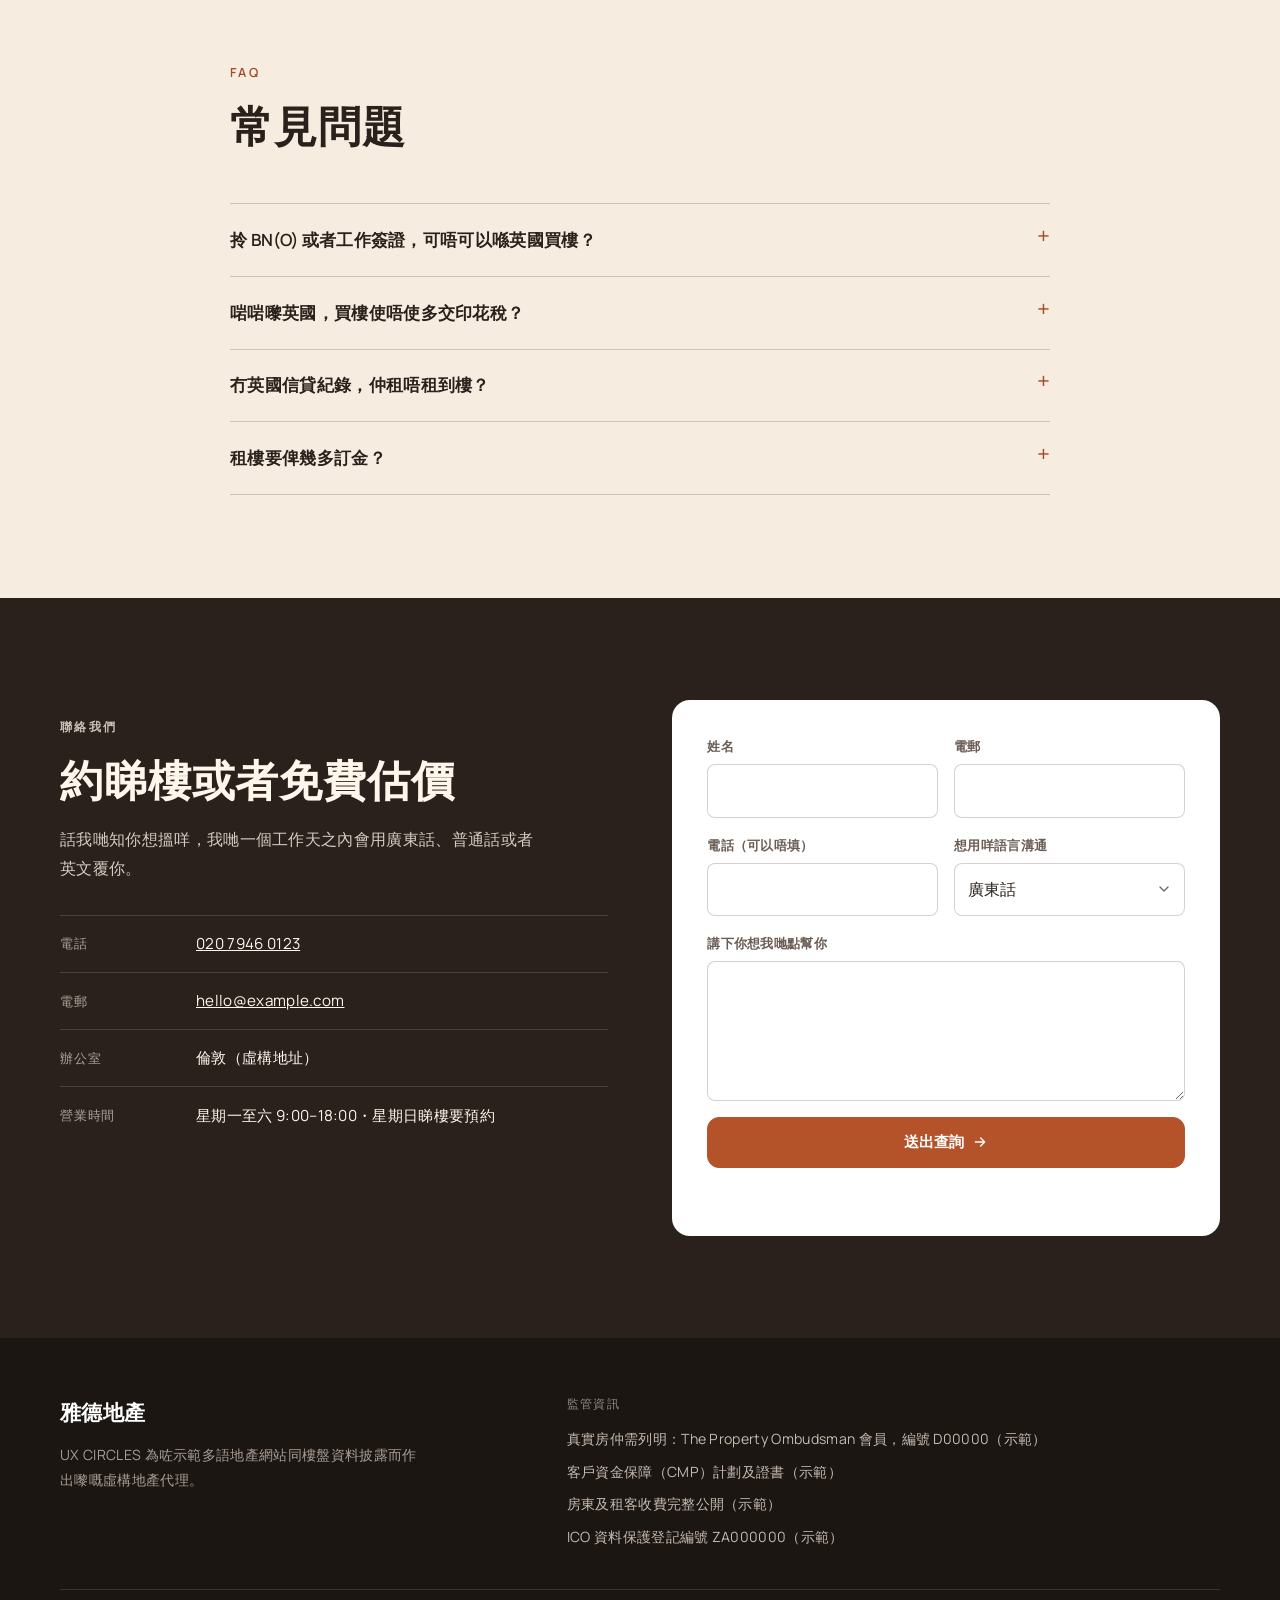
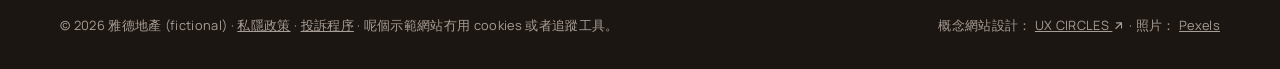
<file: yue/index.html>
<!doctype html>
<html lang="yue-Hant-HK">
<head>
<meta charset="utf-8">
<meta name="viewport" content="width=device-width, initial-scale=1">
<title>雅德地產 Alder &amp; Wren — 倫敦講廣東話嘅地產代理（示範網站）</title>
<meta name="description" content="UX CIRCLES 設計示範：專幫香港同台灣買家、租客嘅倫敦地產代理。用廣東話介紹買樓、租樓盤、地區資料同英國買樓流程。">
<meta name="robots" content="noindex, follow">
<link rel="canonical" href="https://uxcircles.github.io/demo-estate-agent/yue/">
<link rel="alternate" hreflang="en-GB" href="https://uxcircles.github.io/demo-estate-agent/">
<link rel="alternate" hreflang="zh-Hant" href="https://uxcircles.github.io/demo-estate-agent/zh-hant/">
<link rel="alternate" hreflang="zh-HK" href="https://uxcircles.github.io/demo-estate-agent/yue/">
<link rel="alternate" hreflang="zh-Hans" href="https://uxcircles.github.io/demo-estate-agent/zh-hans/">
<link rel="alternate" hreflang="x-default" href="https://uxcircles.github.io/demo-estate-agent/">
<meta property="og:title" content="雅德地產 Alder &amp; Wren — 倫敦講廣東話嘅地產代理（示範網站）">
<meta property="og:description" content="UX CIRCLES 設計示範：專幫香港同台灣買家、租客嘅倫敦地產代理。用廣東話介紹買樓、租樓盤、地區資料同英國買樓流程。">
<meta property="og:type" content="website">
<meta property="og:url" content="https://uxcircles.github.io/demo-estate-agent/yue/">
<meta name="theme-color" content="#b4532a">
<script>document.documentElement.classList.add("js")</script>
<link rel="icon" href="../favicon.svg" type="image/svg+xml">
<link rel="preconnect" href="https://fonts.googleapis.com">
<link rel="preconnect" href="https://fonts.gstatic.com" crossorigin>
<link rel="stylesheet" href="https://fonts.googleapis.com/css2?family=Manrope:wght@400;500;600;700;800&display=swap">
<link rel="stylesheet" href="../styles.css">
<script type="application/ld+json">
{
  "@context": "https://schema.org",
  "@graph": [
    {
      "@type": "RealEstateAgent",
      "@id": "https://uxcircles.github.io/demo-estate-agent/#agency",
      "name": "雅德地產",
      "url": "https://uxcircles.github.io/demo-estate-agent/yue/",
      "description": "UX CIRCLES 設計示範：專幫香港同台灣買家、租客嘅倫敦地產代理。用廣東話介紹買樓、租樓盤、地區資料同英國買樓流程。",
      "telephone": "+44 20 7946 0123",
      "email": "hello@example.com",
      "knowsLanguage": [
        "en",
        "cmn",
        "yue",
        "zh-Hant",
        "zh-Hans"
      ],
      "areaServed": [
        "Ealing",
        "Kingston upon Thames",
        "Sutton"
      ],
      "address": {
        "@type": "PostalAddress",
        "addressLocality": "London",
        "addressCountry": "GB"
      },
      "employee": [
        {
          "@type": "Person",
          "name": "黃美君 Mei Huang",
          "jobTitle": "總監・買賣",
          "knowsLanguage": "國語、英文"
        },
        {
          "@type": "Person",
          "name": "梁志豪 Jason Leung",
          "jobTitle": "資深經紀・買賣",
          "knowsLanguage": "粵語、英文"
        },
        {
          "@type": "Person",
          "name": "Hannah Price",
          "jobTitle": "租賃及物業管理經理",
          "knowsLanguage": "英文"
        }
      ]
    },
    {
      "@type": "FAQPage",
      "mainEntity": [
        {
          "@type": "Question",
          "name": "拎 BN(O) 或者工作簽證，可唔可以喺英國買樓？",
          "acceptedAnswer": {
            "@type": "Answer",
            "text": "可以。英國冇規定一定要咩簽證先可以揸樓。借唔借到按揭就要睇銀行，有啲貸款機構專做新移民，建議你早啲搵按揭顧問傾下。"
          }
        },
        {
          "@type": "Question",
          "name": "啱啱嚟英國，買樓使唔使多交印花稅？",
          "acceptedAnswer": {
            "@type": "Answer",
            "text": "印花稅（SDLT）要睇樓價同你個人情況。如果你唔係英國稅務居民，可能要多交一筆附加稅。你嘅過戶律師會同你確認要交幾多。"
          }
        },
        {
          "@type": "Question",
          "name": "冇英國信貸紀錄，仲租唔租到樓？",
          "acceptedAnswer": {
            "@type": "Answer",
            "text": "通常都得。業主可能會要英國擔保人，或者叫你俾收入或者存款證明。申請之前我哋會同你講清楚有咩選擇。"
          }
        },
        {
          "@type": "Question",
          "name": "租樓要俾幾多訂金？",
          "acceptedAnswer": {
            "@type": "Answer",
            "text": "喺英格蘭，訂金（holding deposit）最多係一個禮拜租金；年租低過 £50,000 嘅租約，按金最多係五個禮拜租金。按金一定要放喺政府認可嘅保障計劃。"
          }
        }
      ]
    }
  ]
}
</script>
</head>
<body class="lang-yue">
<a class="skip" href="#main">跳去主要內容</a>
<div class="demo-bar" role="note"><span class="demo-tag">DEMO</span><span><a href="https://ux-circles.com/professionals">UX CIRCLES</a> 設計嘅示範網站。呢間係虛構公司，唔係真嘅，入面啲內容唔算係任何專業意見。</span></div>

<header class="site-header is-overlay">
  <div class="wrap header-inner">
    <a class="brand" href="./" aria-label="雅德地產">
      <svg viewBox="0 0 40 40" aria-hidden="true"><rect width="40" height="40" rx="12" fill="#b4532a"/><path d="M9 21L20 11l11 10" stroke="#fff6ec" stroke-width="2.8" fill="none" stroke-linecap="round" stroke-linejoin="round"/><path d="M13 19v11h14V19" stroke="#fff6ec" stroke-width="2.8" fill="none" stroke-linejoin="round"/><circle cx="20" cy="24" r="2.4" fill="#fff6ec"/></svg>
      <span class="brand-text"><span class="brand-name">雅德地產</span><span class="brand-sub">倫敦買賣・租賃</span></span>
    </a>
    <nav class="main-nav" aria-label="選單">
      <ul><li><a href="#services">服務</a></li><li><a href="#homes">樓盤</a></li><li><a href="#areas">地區介紹</a></li><li><a href="#guide">買樓流程</a></li><li><a href="#team">團隊</a></li></ul>
    </nav>
    <div class="header-tools">
      <div class="lang-switch" role="group" aria-label="語言"><a href="../" lang="en-GB" hreflang="en-GB" title="English">EN</a><a href="../zh-hant/" lang="zh-Hant" hreflang="zh-Hant" title="繁體中文">繁</a><a href="./" lang="yue-Hant-HK" hreflang="zh-HK" title="廣東話" aria-current="true">粵</a><a href="../zh-hans/" lang="zh-Hans" hreflang="zh-Hans" title="简体中文">简</a></div>
      <a class="btn btn-sm" href="#contact">約睇樓</a>
      <button class="menu-btn" type="button" aria-expanded="false" aria-controls="mobile-nav"><span class="sr">選單</span><span class="bars" aria-hidden="true"></span></button>
    </div>
  </div>
  <nav id="mobile-nav" class="mobile-nav" aria-label="選單" hidden>
    <ul><li><a href="#services">服務</a></li><li><a href="#homes">樓盤</a></li><li><a href="#areas">地區介紹</a></li><li><a href="#guide">買樓流程</a></li><li><a href="#team">團隊</a></li><li><a href="#contact">聯絡我們</a></li></ul>
  </nav>
</header>

<main id="main">
  <section class="hero hero-full" data-parallax style="--hero-img:url('img/hero-bg.webp')">
    <div class="wrap hero-full-inner">
      <p class="eyebrow">專幫香港同台灣家庭嘅地產代理</p>
      <h1><span class="ph">喺英國買樓租樓</span> <span class="ph">用廣東話同你講清楚</span></h1>
      <p class="lede">永久業權定租賃業權、市政稅級別、按金同過戶流程——我哋用廣東話、普通話或者英文，陪你行晒喺倫敦買樓或者租樓嘅每一步。</p>
      <form class="search" data-search action="#homes">
        <div class="search-tabs" role="radiogroup">
          <label><input type="radio" name="kind" value="sale" checked><span>買樓</span></label>
          <label><input type="radio" name="kind" value="let"><span>租樓</span></label>
        </div>
        <div class="search-row">
          <label class="field">地區<select name="area"><option>所有地區</option><option>Ealing</option><option>Kingston upon Thames</option><option>Sutton</option></select></label>
          <label class="field">房數<select name="beds"><option>不限</option><option>1+</option><option>2+</option><option>3+</option></select></label>
          <button class="btn" type="submit">搵樓盤 <svg class="ico" viewBox="0 0 24 24" fill="none" stroke="currentColor" stroke-width="2" stroke-linecap="round" stroke-linejoin="round" aria-hidden="true"><path d="M5 12h14M13 6l6 6-6 6"/></svg></button>
        </div>
      </form>
      <ul class="trust"><li><svg class="ico ico-check" viewBox="0 0 24 24" fill="none" stroke="currentColor" stroke-width="2.2" stroke-linecap="round" stroke-linejoin="round" aria-hidden="true"><path d="M5 12l5 5L20 7"/></svg><span>廣東話・普通話・英文</span></li><li><svg class="ico ico-check" viewBox="0 0 24 24" fill="none" stroke="currentColor" stroke-width="2.2" stroke-linecap="round" stroke-linejoin="round" aria-hidden="true"><path d="M5 12l5 5L20 7"/></svg><span>Property Ombudsman 會員（示範）</span></li><li><svg class="ico ico-check" viewBox="0 0 24 24" fill="none" stroke="currentColor" stroke-width="2.2" stroke-linecap="round" stroke-linejoin="round" aria-hidden="true"><path d="M5 12l5 5L20 7"/></svg><span>客戶資金保障 CMP（示範）</span></li></ul>
    </div>
  </section>

  <section class="section" id="services">
    <div class="wrap">
      <header class="sec-head">
        <p class="eyebrow">服務</p>
        <h2><span class="ph">買樓、</span><span class="ph">租樓、</span><span class="ph">賣樓、</span><span class="ph">放租</span></h2>
        <p>無論你啱啱嚟到英國，定係喺海外投資，我哋都會喺你落決定之前，用最易明嘅方法同你講解英國樓市制度。</p>
      </header>
      <div class="svc-grid">
      <article class="svc">
        <p class="svc-kicker">買家</p>
        <h3>喺英國買第一層樓</h3>
        <p>由按揭原則上批核到成交，每次睇樓都有講廣東話嘅經紀陪你。</p>
        <ul class="ticks"><li><svg class="ico ico-check" viewBox="0 0 24 24" fill="none" stroke="currentColor" stroke-width="2.2" stroke-linecap="round" stroke-linejoin="round" aria-hidden="true"><path d="M5 12l5 5L20 7"/></svg><span>廣東話或者普通話帶睇</span></li><li><svg class="ico ico-check" viewBox="0 0 24 24" fill="none" stroke="currentColor" stroke-width="2.2" stroke-linecap="round" stroke-linejoin="round" aria-hidden="true"><path d="M5 12l5 5L20 7"/></svg><span>解釋租賃業權條款</span></li><li><svg class="ico ico-check" viewBox="0 0 24 24" fill="none" stroke="currentColor" stroke-width="2.2" stroke-linecap="round" stroke-linejoin="round" aria-hidden="true"><path d="M5 12l5 5L20 7"/></svg><span>介紹過戶律師</span></li></ul>
        
      </article>
      <article class="svc">
        <p class="svc-kicker">租客</p>
        <h3>喺倫敦租樓</h3>
        <p>幫未有英國信貸紀錄嘅租客過背景審查，仲會列清楚租金、按金同各樣單。</p>
        <ul class="ticks"><li><svg class="ico ico-check" viewBox="0 0 24 24" fill="none" stroke="currentColor" stroke-width="2.2" stroke-linecap="round" stroke-linejoin="round" aria-hidden="true"><path d="M5 12l5 5L20 7"/></svg><span>幫新移民過租客審查</span></li><li><svg class="ico ico-check" viewBox="0 0 24 24" fill="none" stroke="currentColor" stroke-width="2.2" stroke-linecap="round" stroke-linejoin="round" aria-hidden="true"><path d="M5 12l5 5L20 7"/></svg><span>解釋按金保障制度</span></li><li><svg class="ico ico-check" viewBox="0 0 24 24" fill="none" stroke="currentColor" stroke-width="2.2" stroke-linecap="round" stroke-linejoin="round" aria-hidden="true"><path d="M5 12l5 5L20 7"/></svg><span>中英文屋況清單</span></li></ul>
        
      </article>
      <article class="svc">
        <p class="svc-kicker">賣家</p>
        <h3>賣樓</h3>
        <p>同時向英國本地買家同搵緊倫敦樓嘅華人買家推廣。</p>
        <ul class="ticks"><li><svg class="ico ico-check" viewBox="0 0 24 24" fill="none" stroke="currentColor" stroke-width="2.2" stroke-linecap="round" stroke-linejoin="round" aria-hidden="true"><path d="M5 12l5 5L20 7"/></svg><span>免費估價</span></li><li><svg class="ico ico-check" viewBox="0 0 24 24" fill="none" stroke="currentColor" stroke-width="2.2" stroke-linecap="round" stroke-linejoin="round" aria-hidden="true"><path d="M5 12l5 5L20 7"/></svg><span>中英雙語放盤</span></li><li><svg class="ico ico-check" viewBox="0 0 24 24" fill="none" stroke="currentColor" stroke-width="2.2" stroke-linecap="round" stroke-linejoin="round" aria-hidden="true"><path d="M5 12l5 5L20 7"/></svg><span>預備好樓盤重要資料</span></li></ul>
        
      </article>
      <article class="svc">
        <p class="svc-kicker">業主</p>
        <h3>放租同代管</h3>
        <p>專幫住喺香港或者台灣嘅業主——搵租客、按金保障同維修，一手包辦。</p>
        <ul class="ticks"><li><svg class="ico ico-check" viewBox="0 0 24 24" fill="none" stroke="currentColor" stroke-width="2.2" stroke-linecap="round" stroke-linejoin="round" aria-hidden="true"><path d="M5 12l5 5L20 7"/></svg><span>淨搵租客或者全包代管</span></li><li><svg class="ico ico-check" viewBox="0 0 24 24" fill="none" stroke="currentColor" stroke-width="2.2" stroke-linecap="round" stroke-linejoin="round" aria-hidden="true"><path d="M5 12l5 5L20 7"/></svg><span>法規及安全證書</span></li><li><svg class="ico ico-check" viewBox="0 0 24 24" fill="none" stroke="currentColor" stroke-width="2.2" stroke-linecap="round" stroke-linejoin="round" aria-hidden="true"><path d="M5 12l5 5L20 7"/></svg><span>每月中文數簿</span></li></ul>
        
      </article></div>
    </div>
  </section>

  <section class="section section-tint" id="homes">
    <div class="wrap">
      <header class="sec-head sec-head-row">
        <div>
          <p class="eyebrow">樓盤</p>
          <h2>買賣同出租樓盤</h2>
          <p>每個樓盤都列清楚業權、市政稅級別同能源評級。以下樓盤全部係虛構，相片只作示意。</p>
        </div>
        <div class="filter" data-filter="#home-grid" role="group">
          <button type="button" data-value="all" aria-pressed="true">全部</button>
          <button type="button" data-value="sale" aria-pressed="false">出售</button>
          <button type="button" data-value="let" aria-pressed="false">出租</button>
        </div>
      </header>
      <div class="home-grid" id="home-grid">
        <article class="home" data-kind="sale">
          <div class="home-art"><img src="../img/home-1.webp" alt="" width="800" height="500" loading="lazy"><span class="home-tag sale">出售</span></div>
          <div class="home-body">
            <p class="home-price">£895,000</p>
            <h3>3 房維多利亞式連排屋</h3>
            <p class="home-area">Ealing W5</p>
            <ul class="home-facts"><li>永久業權 Freehold</li><li>市政稅 E 級</li><li>EPC 能源評級 D</li></ul>
          </div>
        </article>
        <article class="home" data-kind="sale">
          <div class="home-art"><img src="../img/home-2.webp" alt="" width="800" height="500" loading="lazy"><span class="home-tag sale">出售</span></div>
          <div class="home-body">
            <p class="home-price">£450,000</p>
            <h3>2 房河景單位</h3>
            <p class="home-area">Kingston KT2</p>
            <ul class="home-facts"><li>租賃業權 Leasehold・仲有 125 年</li><li>管理費每年 £1,800・地租每年 £250</li><li>市政稅 C 級・EPC B</li></ul>
          </div>
        </article>
        <article class="home" data-kind="sale">
          <div class="home-art"><img src="../img/home-3.webp" alt="" width="800" height="500" loading="lazy"><span class="home-tag sale">出售</span></div>
          <div class="home-body">
            <p class="home-price">£725,000</p>
            <h3>4 房半獨立屋</h3>
            <p class="home-area">Sutton SM1</p>
            <ul class="home-facts"><li>永久業權 Freehold</li><li>市政稅 E 級</li><li>EPC 能源評級 C</li></ul>
          </div>
        </article>
        <article class="home" data-kind="let">
          <div class="home-art"><img src="../img/home-4.webp" alt="" width="800" height="500" loading="lazy"><span class="home-tag let">出租</span></div>
          <div class="home-body">
            <p class="home-price">月租 £2,150</p>
            <h3>2 房單位・近伊利沙伯線</h3>
            <p class="home-area">Ealing W13</p>
            <ul class="home-facts"><li>按金 £2,480（5 個禮拜租）</li><li>市政稅 C 級</li><li>EPC 能源評級 C</li></ul>
          </div>
        </article>
        <article class="home" data-kind="let">
          <div class="home-art"><img src="../img/home-5.webp" alt="" width="800" height="500" loading="lazy"><span class="home-tag let">出租</span></div>
          <div class="home-body">
            <p class="home-price">月租 £1,650</p>
            <h3>1 房單位・市中心</h3>
            <p class="home-area">Kingston KT1</p>
            <ul class="home-facts"><li>按金 £1,903（5 個禮拜租）</li><li>市政稅 B 級</li><li>EPC 能源評級 B</li></ul>
          </div>
        </article>
        <article class="home" data-kind="let">
          <div class="home-art"><img src="../img/home-6.webp" alt="" width="800" height="500" loading="lazy"><span class="home-tag let">出租</span></div>
          <div class="home-body">
            <p class="home-price">月租 £2,400</p>
            <h3>3 房連花園家庭屋</h3>
            <p class="home-area">Sutton SM2</p>
            <ul class="home-facts"><li>按金 £2,769（5 個禮拜租）</li><li>市政稅 D 級</li><li>EPC 能源評級 D</li></ul>
          </div>
        </article>
      </div>
    </div>
  </section>

  <section class="section" id="areas">
    <div class="wrap">
      <header class="sec-head">
        <p class="eyebrow">地區介紹</p>
        <h2>新移民地區介紹</h2>
      </header>
      <div class="area-grid">
        <article class="area"><p class="area-region">西倫敦</p><h3>Ealing</h3><p>伊利沙伯線、中央線同區域線直出市中心。維多利亞式街道、大公園，學校選擇多。</p></article>
        <article class="area"><p class="area-region">西南倫敦</p><h3>Kingston upon Thames</h3><p>河邊市中心，有火車直達 Waterloo。學校同購物方便，好多香港家庭鍾意。</p></article>
        <article class="area"><p class="area-region">南倫敦</p><h3>Sutton</h3><p>比較清靜嘅郊區，多數係有花園嘅家庭屋，有火車去 Victoria 同金融城。</p></article>
      </div>
      <p class="areas-note">揀地址之前，記得睇清楚 Ofsted 學校報告同入學規定。</p>
    </div>
  </section>

  <section class="section section-dark" id="guide">
    <div class="wrap guide-inner">
      <header class="sec-head">
        <p class="eyebrow">買樓流程</p>
        <h2><span class="ph">英國買樓流程</span> <span class="ph">一步一步嚟</span></h2>
        <p>印花稅（SDLT）要睇樓價同你個人情況。如果你唔係英國稅務居民，可能要多交一筆附加稅。你嘅過戶律師會同你確認要交幾多。</p>
      </header>
      <ol class="guide">
        <li><span class="n">1</span><div><h3>按揭原則上批核</h3><p>先睇下借到幾多，有啲貸款機構專做新移民。</p></div></li>
        <li><span class="n">2</span><div><h3>睇樓同出價</h3><p>我哋安排睇樓，再用書面同賣家出價。</p></div></li>
        <li><span class="n">3</span><div><h3>委託過戶律師</h3><p>由律師或者持牌過戶師處理法律文件同各項查冊。</p></div></li>
        <li><span class="n">4</span><div><h3>驗樓</h3><p>由獨立測量師驗樓。</p></div></li>
        <li><span class="n">5</span><div><h3>交換合約</h3><p>雙方交換合約同俾訂金，宗買賣正式生效。</p></div></li>
        <li><span class="n">6</span><div><h3>完成交易</h3><p>找清尾數，正式攞鎖匙。</p></div></li>
      </ol>
    </div>
  </section>

  <section class="section" id="team">
    <div class="wrap">
      <header class="sec-head">
        <p class="eyebrow">我們的團隊</p>
        <h2>識講你嘅語言嘅地產團隊</h2>
      </header>
      <div class="team-grid">
      <article class="person">
        <div class="avatar" aria-hidden="true">MH</div>
        <div>
          <h3>黃美君 Mei Huang</h3>
          <p class="role">總監・買賣</p>
          <p class="bio">2012 年由台中搬嚟倫敦，已經幫咗幾百個家庭買到第一層英國樓。</p>
          <p class="speaks"><span>識講</span> 國語、英文</p>
        </div>
      </article>
      <article class="person">
        <div class="avatar" aria-hidden="true">JL</div>
        <div>
          <h3>梁志豪 Jason Leung</h3>
          <p class="role">資深經紀・買賣</p>
          <p class="bio">專做 Kingston 同 Sutton 一帶嘅家庭屋，幫由香港嚟嘅買家。</p>
          <p class="speaks"><span>識講</span> 粵語、英文</p>
        </div>
      </article>
      <article class="person">
        <div class="avatar" aria-hidden="true">HP</div>
        <div>
          <h3>Hannah Price</h3>
          <p class="role">租賃及物業管理經理</p>
          <p class="bio">幫海外業主處理租約、按金同維修。</p>
          <p class="speaks"><span>識講</span> 英文</p>
        </div>
      </article></div>
    </div>
  </section>

  <section class="section section-tint" id="faq">
    <div class="wrap narrow">
      <header class="sec-head">
        <p class="eyebrow">FAQ</p>
        <h2>常見問題</h2>
      </header>
      <div class="faq">
      <details class="qa">
        <summary>拎 BN(O) 或者工作簽證，可唔可以喺英國買樓？</summary>
        <div><p>可以。英國冇規定一定要咩簽證先可以揸樓。借唔借到按揭就要睇銀行，有啲貸款機構專做新移民，建議你早啲搵按揭顧問傾下。</p></div>
      </details>
      <details class="qa">
        <summary>啱啱嚟英國，買樓使唔使多交印花稅？</summary>
        <div><p>印花稅（SDLT）要睇樓價同你個人情況。如果你唔係英國稅務居民，可能要多交一筆附加稅。你嘅過戶律師會同你確認要交幾多。</p></div>
      </details>
      <details class="qa">
        <summary>冇英國信貸紀錄，仲租唔租到樓？</summary>
        <div><p>通常都得。業主可能會要英國擔保人，或者叫你俾收入或者存款證明。申請之前我哋會同你講清楚有咩選擇。</p></div>
      </details>
      <details class="qa">
        <summary>租樓要俾幾多訂金？</summary>
        <div><p>喺英格蘭，訂金（holding deposit）最多係一個禮拜租金；年租低過 £50,000 嘅租約，按金最多係五個禮拜租金。按金一定要放喺政府認可嘅保障計劃。</p></div>
      </details></div>
    </div>
  </section>

  <section class="section contact" id="contact">
    <div class="wrap contact-inner">
      <div>
        <p class="eyebrow">聯絡我們</p>
        <h2>約睇樓或者免費估價</h2>
        <p>話我哋知你想搵咩，我哋一個工作天之內會用廣東話、普通話或者英文覆你。</p>
        <ul class="contact-list">
          <li><span>電話</span><a href="tel:+442079460123">020 7946 0123</a></li>
          <li><span>電郵</span><a href="mailto:hello@example.com">hello@example.com</a></li>
          <li><span>辦公室</span>倫敦（虛構地址）</li>
          <li><span>營業時間</span>星期一至六 9:00–18:00・星期日睇樓要預約</li>
        </ul>
      </div>
      <form class="enquiry" novalidate data-demo-msg="呢個係示範網站，你嘅訊息冇寄出到。">
        <label>姓名<input name="name" autocomplete="name" required></label>
        <label>電郵<input name="email" type="email" autocomplete="email" required></label>
        <label>電話（可以唔填）<input name="phone" type="tel" autocomplete="tel"></label>
        <label>想用咩語言溝通<select name="lang"><option>English</option><option>繁體中文</option><option selected>廣東話</option><option>简体中文</option></select></label>
        <label class="full">講下你想我哋點幫你<textarea name="message" rows="4"></textarea></label>
        <button class="btn full" type="submit">送出查詢 <svg class="ico" viewBox="0 0 24 24" fill="none" stroke="currentColor" stroke-width="2" stroke-linecap="round" stroke-linejoin="round" aria-hidden="true"><path d="M5 12h14M13 6l6 6-6 6"/></svg></button>
        <p class="form-status full" role="status" aria-live="polite"></p>
      </form>
    </div>
  </section>
</main>

<footer class="site-footer">
  <div class="wrap">
    <div class="footer-top">
      <div>
        <p class="footer-brand">雅德地產</p>
        <p class="footer-sub">UX CIRCLES 為咗示範多語地產網站同樓盤資料披露而作出嚟嘅虛構地產代理。</p>
      </div>
      <div class="reg">
        <p class="reg-title">監管資訊</p>
        <ul><li>真實房仲需列明：The Property Ombudsman 會員，編號 D00000（示範）</li><li>客戶資金保障（CMP）計劃及證書（示範）</li><li>房東及租客收費完整公開（示範）</li><li>ICO 資料保護登記編號 ZA000000（示範）</li></ul>
        
      </div>
    </div>
    <div class="footer-bottom">
      <p>© 2026 雅德地產 (fictional) · <a href="#contact">私隱政策</a> · <a href="#contact">投訴程序</a> · 呢個示範網站冇用 cookies 或者追蹤工具。</p>
      <p>概念網站設計： <a href="https://ux-circles.com/professionals">UX CIRCLES <svg class="ico" viewBox="0 0 24 24" fill="none" stroke="currentColor" stroke-width="2" stroke-linecap="round" stroke-linejoin="round" aria-hidden="true"><path d="M7 17L17 7M8 7h9v9"/></svg></a> · 照片： <a href="https://www.pexels.com/">Pexels</a></p>
    </div>
  </div>
</footer>
<script src="../main.js" defer></script>
</body>
</html>
</file>
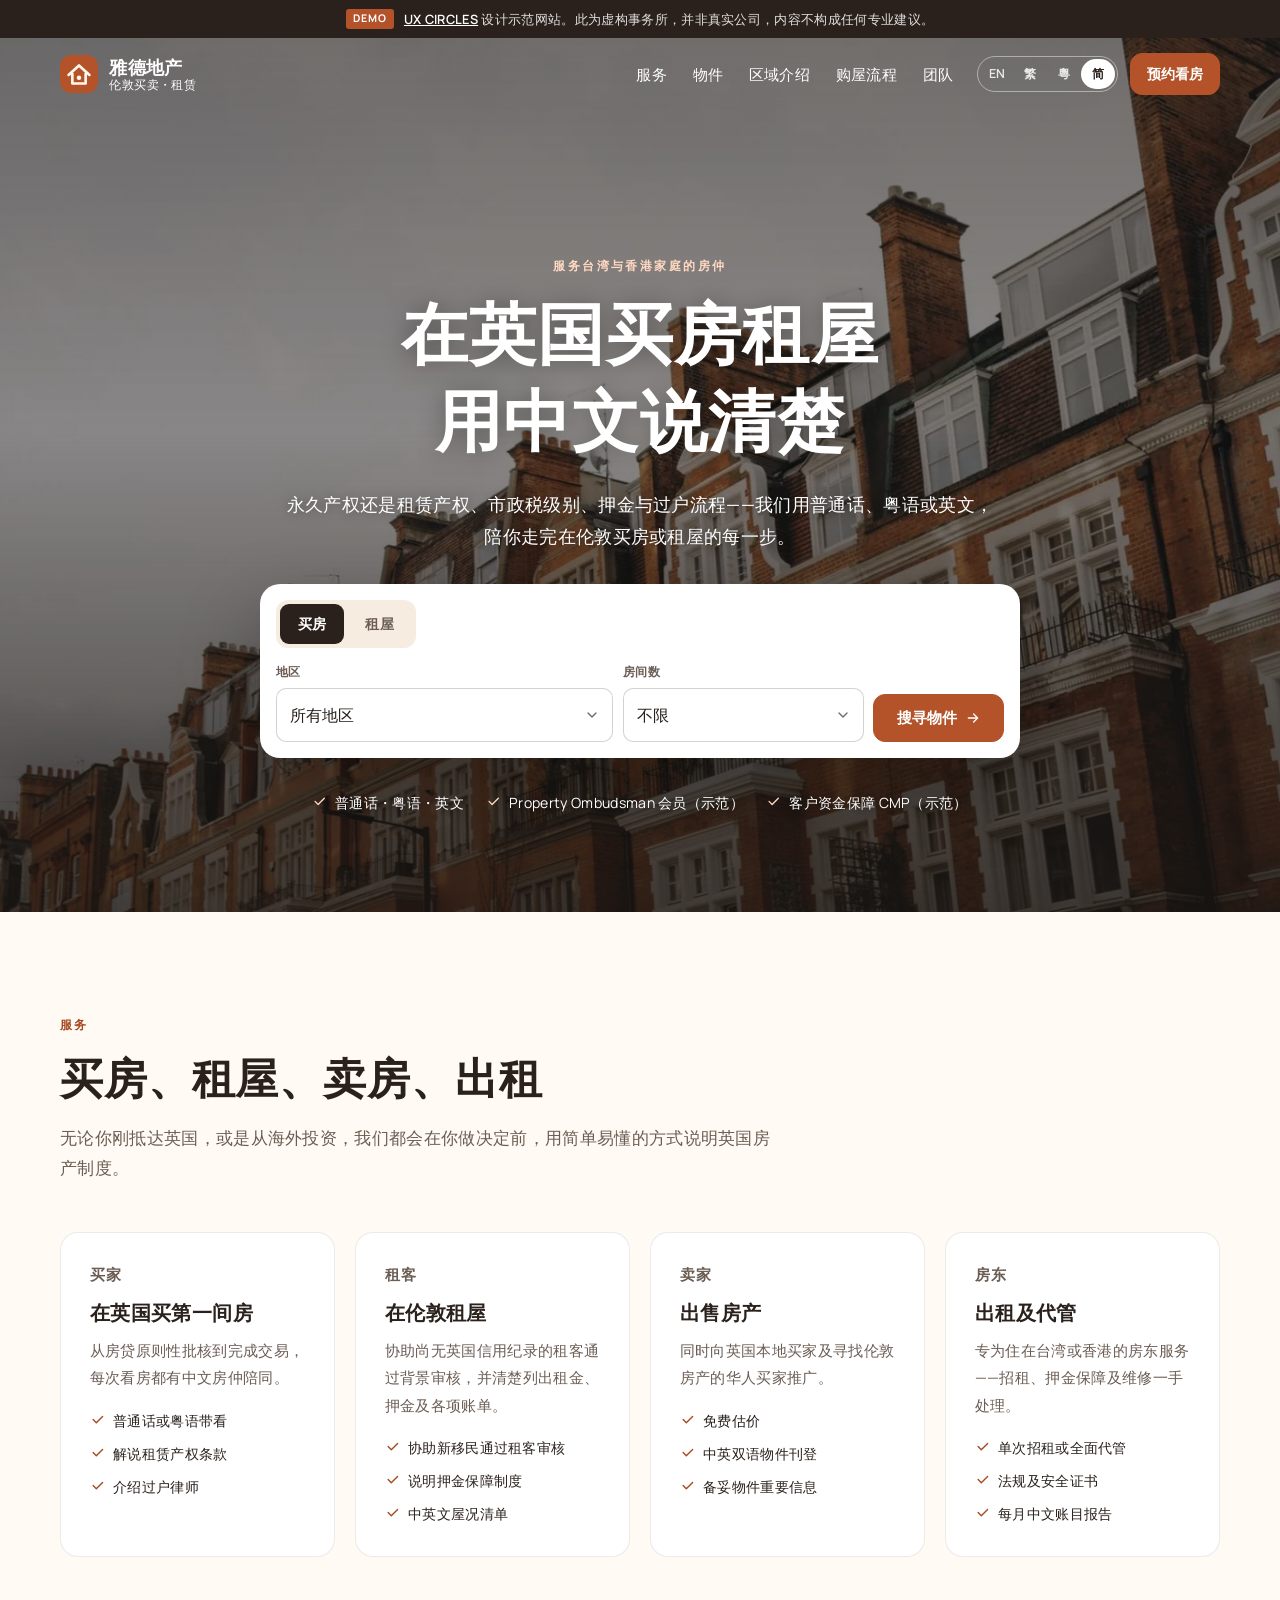
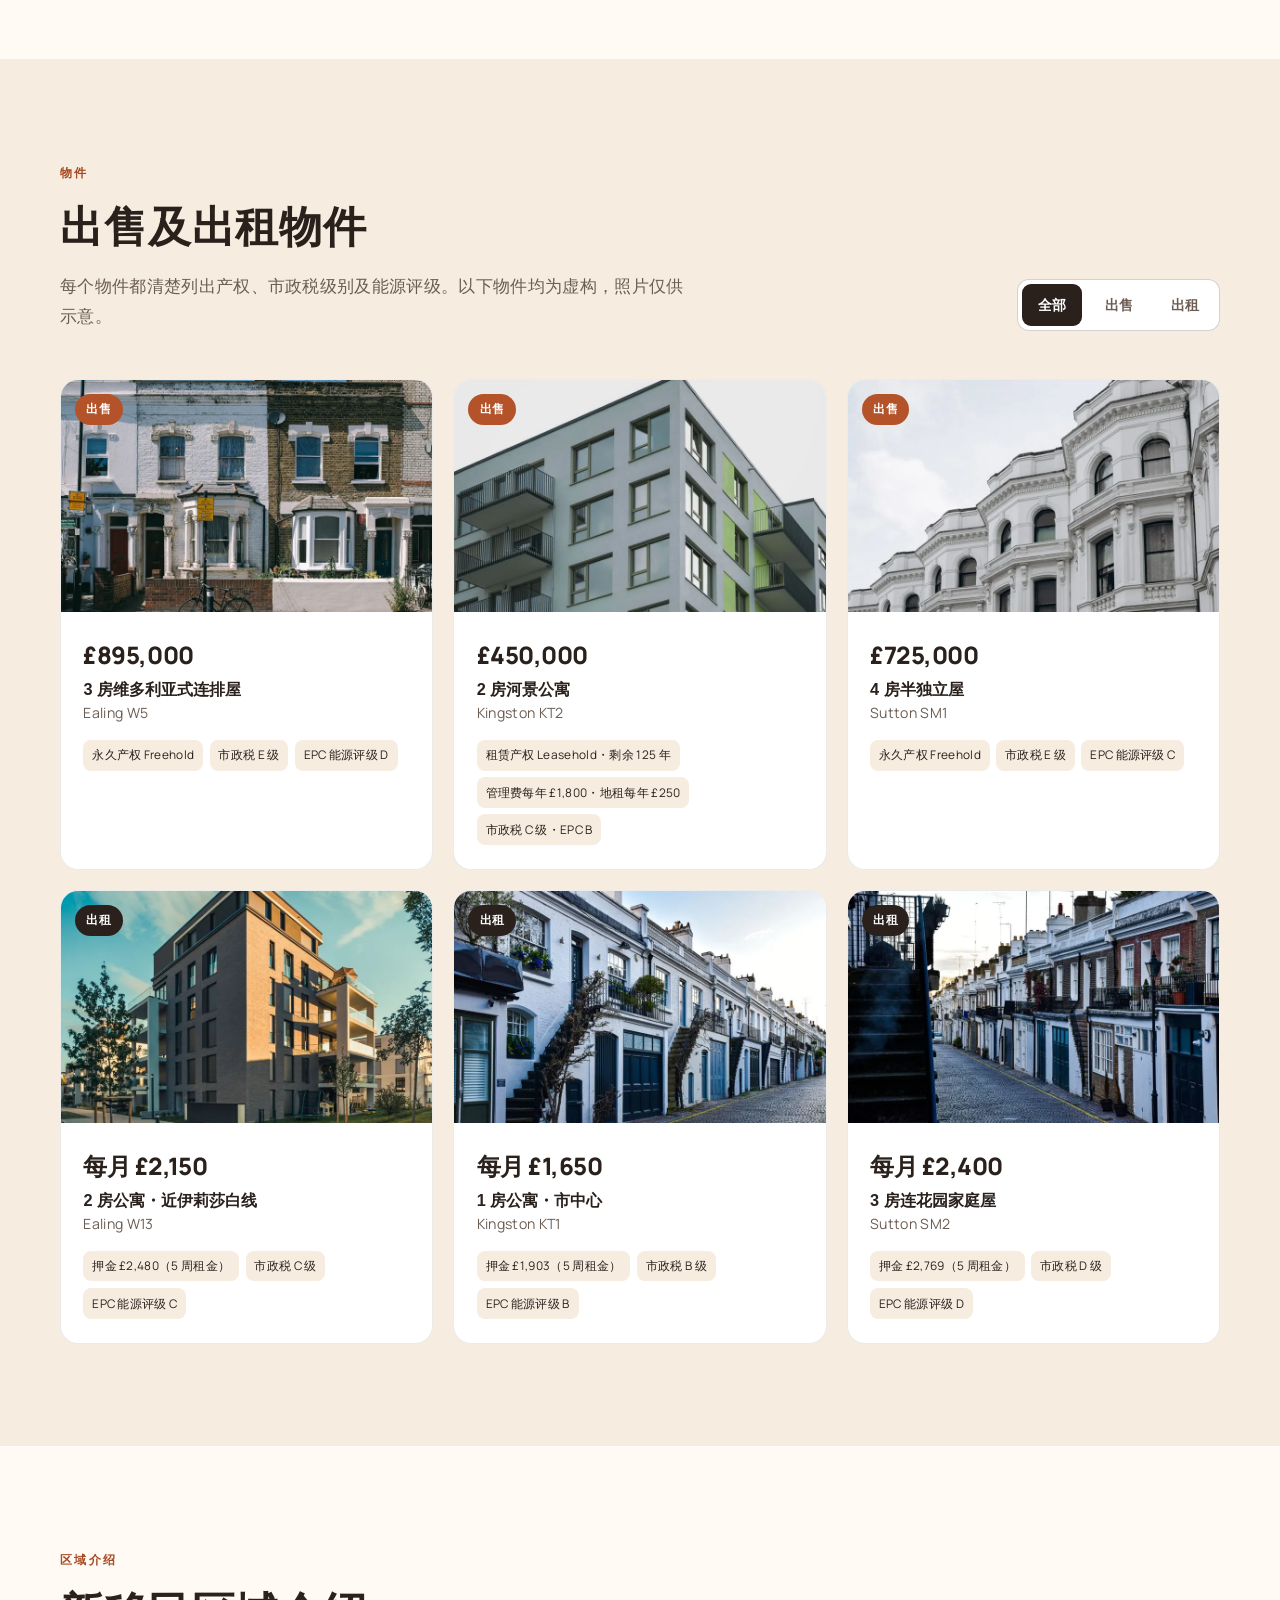
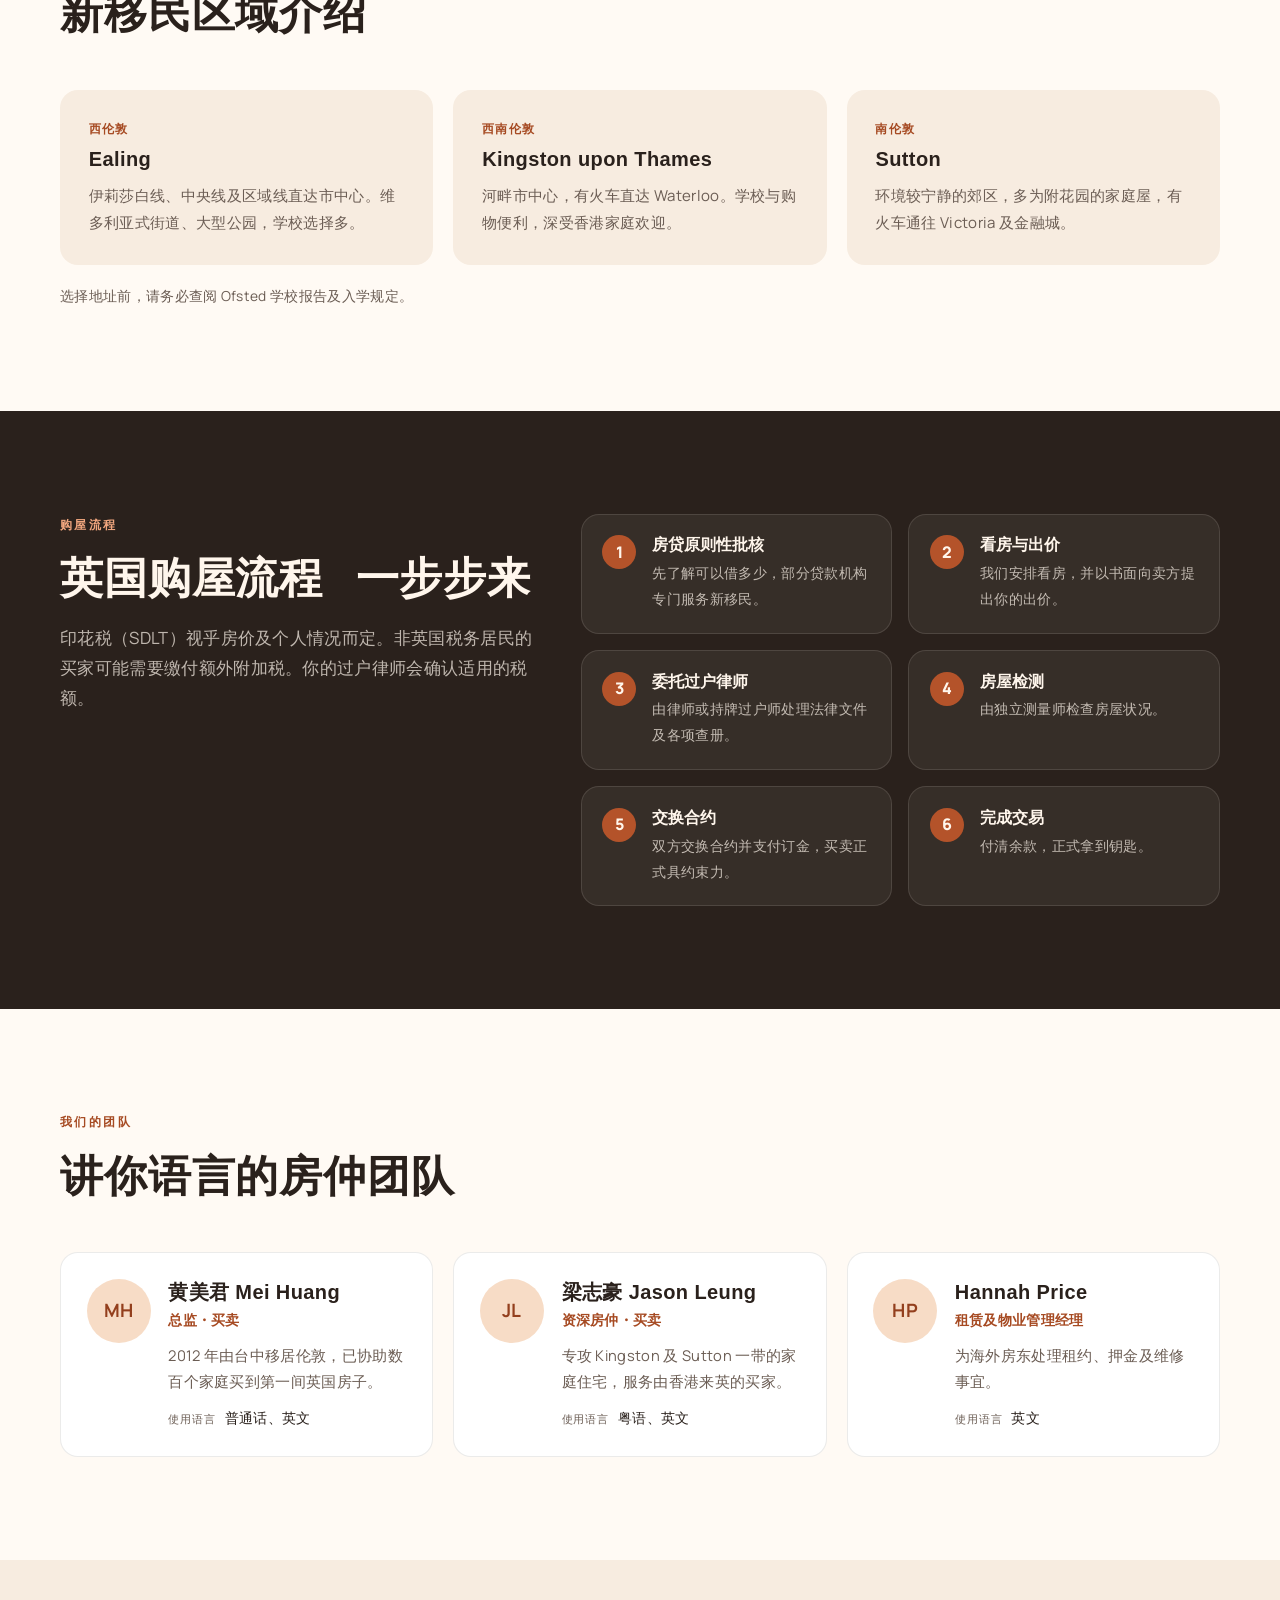
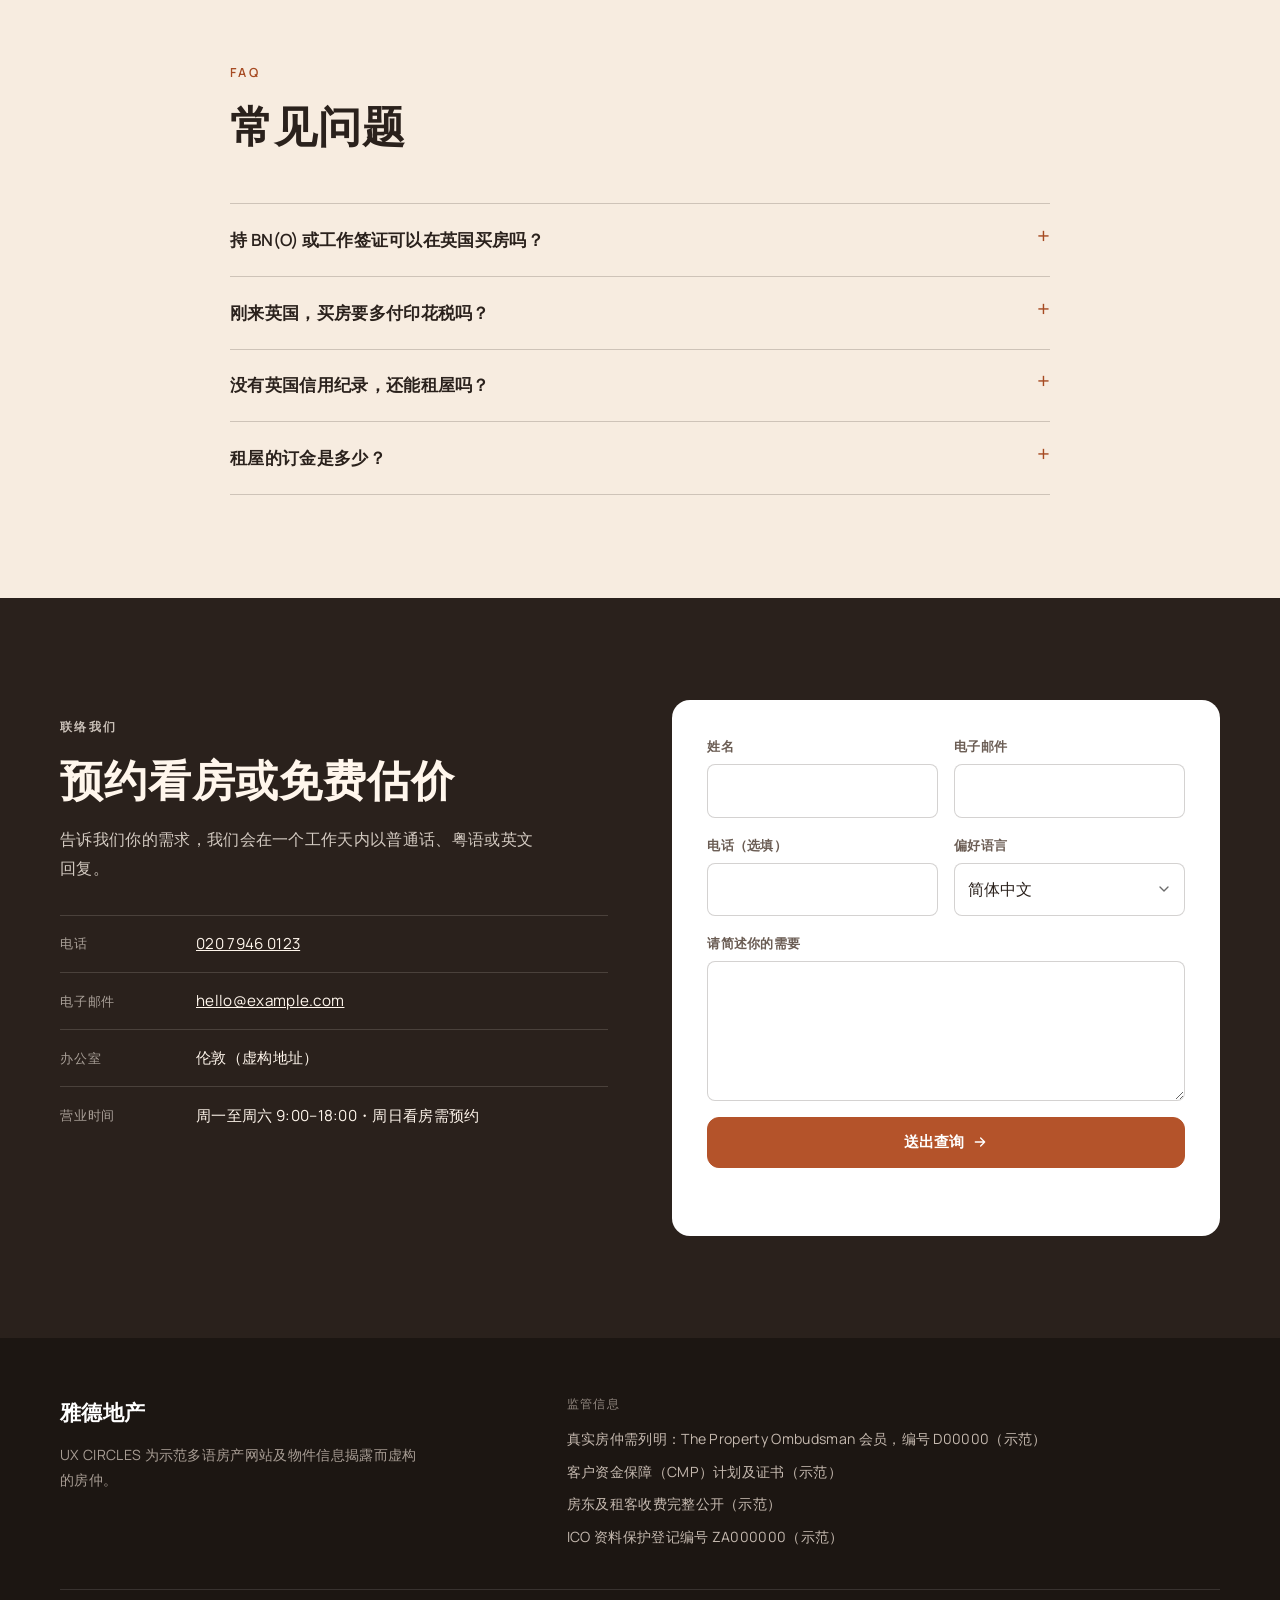
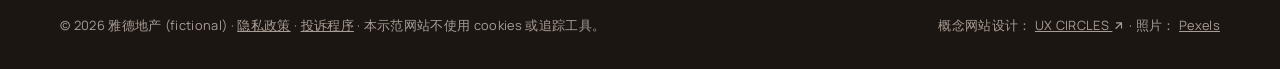
<file: zh-hans/index.html>
<!doctype html>
<html lang="zh-Hans">
<head>
<meta charset="utf-8">
<meta name="viewport" content="width=device-width, initial-scale=1">
<title>雅德地产 Alder &amp; Wren — 伦敦中文房仲（示范网站）</title>
<meta name="description" content="UX CIRCLES 设计示范：服务台湾及香港买家、租客的伦敦房仲。中英文提供买屋、租屋物件、区域介绍及英国购屋流程指南。">
<meta name="robots" content="noindex, follow">
<link rel="canonical" href="https://uxcircles.github.io/demo-estate-agent/zh-hans/">
<link rel="alternate" hreflang="en-GB" href="https://uxcircles.github.io/demo-estate-agent/">
<link rel="alternate" hreflang="zh-Hant" href="https://uxcircles.github.io/demo-estate-agent/zh-hant/">
<link rel="alternate" hreflang="zh-HK" href="https://uxcircles.github.io/demo-estate-agent/yue/">
<link rel="alternate" hreflang="zh-Hans" href="https://uxcircles.github.io/demo-estate-agent/zh-hans/">
<link rel="alternate" hreflang="x-default" href="https://uxcircles.github.io/demo-estate-agent/">
<meta property="og:title" content="雅德地产 Alder &amp; Wren — 伦敦中文房仲（示范网站）">
<meta property="og:description" content="UX CIRCLES 设计示范：服务台湾及香港买家、租客的伦敦房仲。中英文提供买屋、租屋物件、区域介绍及英国购屋流程指南。">
<meta property="og:type" content="website">
<meta property="og:url" content="https://uxcircles.github.io/demo-estate-agent/zh-hans/">
<meta name="theme-color" content="#b4532a">
<script>document.documentElement.classList.add("js")</script>
<link rel="icon" href="../favicon.svg" type="image/svg+xml">
<link rel="preconnect" href="https://fonts.googleapis.com">
<link rel="preconnect" href="https://fonts.gstatic.com" crossorigin>
<link rel="stylesheet" href="https://fonts.googleapis.com/css2?family=Manrope:wght@400;500;600;700;800&display=swap">
<link rel="stylesheet" href="../styles.css">
<script type="application/ld+json">
{
  "@context": "https://schema.org",
  "@graph": [
    {
      "@type": "RealEstateAgent",
      "@id": "https://uxcircles.github.io/demo-estate-agent/#agency",
      "name": "雅德地产",
      "url": "https://uxcircles.github.io/demo-estate-agent/zh-hans/",
      "description": "UX CIRCLES 设计示范：服务台湾及香港买家、租客的伦敦房仲。中英文提供买屋、租屋物件、区域介绍及英国购屋流程指南。",
      "telephone": "+44 20 7946 0123",
      "email": "hello@example.com",
      "knowsLanguage": [
        "en",
        "cmn",
        "yue",
        "zh-Hant",
        "zh-Hans"
      ],
      "areaServed": [
        "Ealing",
        "Kingston upon Thames",
        "Sutton"
      ],
      "address": {
        "@type": "PostalAddress",
        "addressLocality": "London",
        "addressCountry": "GB"
      },
      "employee": [
        {
          "@type": "Person",
          "name": "黄美君 Mei Huang",
          "jobTitle": "总监・买卖",
          "knowsLanguage": "普通话、英文"
        },
        {
          "@type": "Person",
          "name": "梁志豪 Jason Leung",
          "jobTitle": "资深房仲・买卖",
          "knowsLanguage": "粤语、英文"
        },
        {
          "@type": "Person",
          "name": "Hannah Price",
          "jobTitle": "租赁及物业管理经理",
          "knowsLanguage": "英文"
        }
      ]
    },
    {
      "@type": "FAQPage",
      "mainEntity": [
        {
          "@type": "Question",
          "name": "持 BN(O) 或工作签证可以在英国买房吗？",
          "acceptedAnswer": {
            "@type": "Answer",
            "text": "可以。英国没有限制特定签证才能拥有房产。能否申请房贷则视乎银行，有些贷款机构专门服务新移民，建议及早咨询房贷顾问。"
          }
        },
        {
          "@type": "Question",
          "name": "刚来英国，买房要多付印花税吗？",
          "acceptedAnswer": {
            "@type": "Answer",
            "text": "印花税（SDLT）视乎房价及个人情况而定。非英国税务居民的买家可能需要缴付额外附加税。你的过户律师会确认适用的税额。"
          }
        },
        {
          "@type": "Question",
          "name": "没有英国信用纪录，还能租屋吗？",
          "acceptedAnswer": {
            "@type": "Answer",
            "text": "通常可以。房东可能会要求英国担保人，或改为提供收入或存款证明。我们会在申请前说明各种选择。"
          }
        },
        {
          "@type": "Question",
          "name": "租屋的订金是多少？",
          "acceptedAnswer": {
            "@type": "Answer",
            "text": "在英格兰，订金（holding deposit）上限为一周租金；年租低于 £50,000 的租约，押金上限为五周租金。押金必须存放于政府认可的保障计划。"
          }
        }
      ]
    }
  ]
}
</script>
</head>
<body class="lang-zh-hans">
<a class="skip" href="#main">跳至主要内容</a>
<div class="demo-bar" role="note"><span class="demo-tag">DEMO</span><span><a href="https://ux-circles.com/professionals">UX CIRCLES</a> 设计示范网站。此为虚构事务所，并非真实公司，内容不构成任何专业建议。</span></div>

<header class="site-header is-overlay">
  <div class="wrap header-inner">
    <a class="brand" href="./" aria-label="雅德地产">
      <svg viewBox="0 0 40 40" aria-hidden="true"><rect width="40" height="40" rx="12" fill="#b4532a"/><path d="M9 21L20 11l11 10" stroke="#fff6ec" stroke-width="2.8" fill="none" stroke-linecap="round" stroke-linejoin="round"/><path d="M13 19v11h14V19" stroke="#fff6ec" stroke-width="2.8" fill="none" stroke-linejoin="round"/><circle cx="20" cy="24" r="2.4" fill="#fff6ec"/></svg>
      <span class="brand-text"><span class="brand-name">雅德地产</span><span class="brand-sub">伦敦买卖・租赁</span></span>
    </a>
    <nav class="main-nav" aria-label="选单">
      <ul><li><a href="#services">服务</a></li><li><a href="#homes">物件</a></li><li><a href="#areas">区域介绍</a></li><li><a href="#guide">购屋流程</a></li><li><a href="#team">团队</a></li></ul>
    </nav>
    <div class="header-tools">
      <div class="lang-switch" role="group" aria-label="语言"><a href="../" lang="en-GB" hreflang="en-GB" title="English">EN</a><a href="../zh-hant/" lang="zh-Hant" hreflang="zh-Hant" title="繁體中文">繁</a><a href="../yue/" lang="yue-Hant-HK" hreflang="zh-HK" title="廣東話">粵</a><a href="./" lang="zh-Hans" hreflang="zh-Hans" title="简体中文" aria-current="true">简</a></div>
      <a class="btn btn-sm" href="#contact">预约看房</a>
      <button class="menu-btn" type="button" aria-expanded="false" aria-controls="mobile-nav"><span class="sr">选单</span><span class="bars" aria-hidden="true"></span></button>
    </div>
  </div>
  <nav id="mobile-nav" class="mobile-nav" aria-label="选单" hidden>
    <ul><li><a href="#services">服务</a></li><li><a href="#homes">物件</a></li><li><a href="#areas">区域介绍</a></li><li><a href="#guide">购屋流程</a></li><li><a href="#team">团队</a></li><li><a href="#contact">联络我们</a></li></ul>
  </nav>
</header>

<main id="main">
  <section class="hero hero-full" data-parallax style="--hero-img:url('img/hero-bg.webp')">
    <div class="wrap hero-full-inner">
      <p class="eyebrow">服务台湾与香港家庭的房仲</p>
      <h1><span class="ph">在英国买房租屋</span> <span class="ph">用中文说清楚</span></h1>
      <p class="lede">永久产权还是租赁产权、市政税级别、押金与过户流程——我们用普通话、粤语或英文，陪你走完在伦敦买房或租屋的每一步。</p>
      <form class="search" data-search action="#homes">
        <div class="search-tabs" role="radiogroup">
          <label><input type="radio" name="kind" value="sale" checked><span>买房</span></label>
          <label><input type="radio" name="kind" value="let"><span>租屋</span></label>
        </div>
        <div class="search-row">
          <label class="field">地区<select name="area"><option>所有地区</option><option>Ealing</option><option>Kingston upon Thames</option><option>Sutton</option></select></label>
          <label class="field">房间数<select name="beds"><option>不限</option><option>1+</option><option>2+</option><option>3+</option></select></label>
          <button class="btn" type="submit">搜寻物件 <svg class="ico" viewBox="0 0 24 24" fill="none" stroke="currentColor" stroke-width="2" stroke-linecap="round" stroke-linejoin="round" aria-hidden="true"><path d="M5 12h14M13 6l6 6-6 6"/></svg></button>
        </div>
      </form>
      <ul class="trust"><li><svg class="ico ico-check" viewBox="0 0 24 24" fill="none" stroke="currentColor" stroke-width="2.2" stroke-linecap="round" stroke-linejoin="round" aria-hidden="true"><path d="M5 12l5 5L20 7"/></svg><span>普通话・粤语・英文</span></li><li><svg class="ico ico-check" viewBox="0 0 24 24" fill="none" stroke="currentColor" stroke-width="2.2" stroke-linecap="round" stroke-linejoin="round" aria-hidden="true"><path d="M5 12l5 5L20 7"/></svg><span>Property Ombudsman 会员（示范）</span></li><li><svg class="ico ico-check" viewBox="0 0 24 24" fill="none" stroke="currentColor" stroke-width="2.2" stroke-linecap="round" stroke-linejoin="round" aria-hidden="true"><path d="M5 12l5 5L20 7"/></svg><span>客户资金保障 CMP（示范）</span></li></ul>
    </div>
  </section>

  <section class="section" id="services">
    <div class="wrap">
      <header class="sec-head">
        <p class="eyebrow">服务</p>
        <h2><span class="ph">买房、</span><span class="ph">租屋、</span><span class="ph">卖房、</span><span class="ph">出租</span></h2>
        <p>无论你刚抵达英国，或是从海外投资，我们都会在你做决定前，用简单易懂的方式说明英国房产制度。</p>
      </header>
      <div class="svc-grid">
      <article class="svc">
        <p class="svc-kicker">买家</p>
        <h3>在英国买第一间房</h3>
        <p>从房贷原则性批核到完成交易，每次看房都有中文房仲陪同。</p>
        <ul class="ticks"><li><svg class="ico ico-check" viewBox="0 0 24 24" fill="none" stroke="currentColor" stroke-width="2.2" stroke-linecap="round" stroke-linejoin="round" aria-hidden="true"><path d="M5 12l5 5L20 7"/></svg><span>普通话或粤语带看</span></li><li><svg class="ico ico-check" viewBox="0 0 24 24" fill="none" stroke="currentColor" stroke-width="2.2" stroke-linecap="round" stroke-linejoin="round" aria-hidden="true"><path d="M5 12l5 5L20 7"/></svg><span>解说租赁产权条款</span></li><li><svg class="ico ico-check" viewBox="0 0 24 24" fill="none" stroke="currentColor" stroke-width="2.2" stroke-linecap="round" stroke-linejoin="round" aria-hidden="true"><path d="M5 12l5 5L20 7"/></svg><span>介绍过户律师</span></li></ul>
        
      </article>
      <article class="svc">
        <p class="svc-kicker">租客</p>
        <h3>在伦敦租屋</h3>
        <p>协助尚无英国信用纪录的租客通过背景审核，并清楚列出租金、押金及各项账单。</p>
        <ul class="ticks"><li><svg class="ico ico-check" viewBox="0 0 24 24" fill="none" stroke="currentColor" stroke-width="2.2" stroke-linecap="round" stroke-linejoin="round" aria-hidden="true"><path d="M5 12l5 5L20 7"/></svg><span>协助新移民通过租客审核</span></li><li><svg class="ico ico-check" viewBox="0 0 24 24" fill="none" stroke="currentColor" stroke-width="2.2" stroke-linecap="round" stroke-linejoin="round" aria-hidden="true"><path d="M5 12l5 5L20 7"/></svg><span>说明押金保障制度</span></li><li><svg class="ico ico-check" viewBox="0 0 24 24" fill="none" stroke="currentColor" stroke-width="2.2" stroke-linecap="round" stroke-linejoin="round" aria-hidden="true"><path d="M5 12l5 5L20 7"/></svg><span>中英文屋况清单</span></li></ul>
        
      </article>
      <article class="svc">
        <p class="svc-kicker">卖家</p>
        <h3>出售房产</h3>
        <p>同时向英国本地买家及寻找伦敦房产的华人买家推广。</p>
        <ul class="ticks"><li><svg class="ico ico-check" viewBox="0 0 24 24" fill="none" stroke="currentColor" stroke-width="2.2" stroke-linecap="round" stroke-linejoin="round" aria-hidden="true"><path d="M5 12l5 5L20 7"/></svg><span>免费估价</span></li><li><svg class="ico ico-check" viewBox="0 0 24 24" fill="none" stroke="currentColor" stroke-width="2.2" stroke-linecap="round" stroke-linejoin="round" aria-hidden="true"><path d="M5 12l5 5L20 7"/></svg><span>中英双语物件刊登</span></li><li><svg class="ico ico-check" viewBox="0 0 24 24" fill="none" stroke="currentColor" stroke-width="2.2" stroke-linecap="round" stroke-linejoin="round" aria-hidden="true"><path d="M5 12l5 5L20 7"/></svg><span>备妥物件重要信息</span></li></ul>
        
      </article>
      <article class="svc">
        <p class="svc-kicker">房东</p>
        <h3>出租及代管</h3>
        <p>专为住在台湾或香港的房东服务——招租、押金保障及维修一手处理。</p>
        <ul class="ticks"><li><svg class="ico ico-check" viewBox="0 0 24 24" fill="none" stroke="currentColor" stroke-width="2.2" stroke-linecap="round" stroke-linejoin="round" aria-hidden="true"><path d="M5 12l5 5L20 7"/></svg><span>单次招租或全面代管</span></li><li><svg class="ico ico-check" viewBox="0 0 24 24" fill="none" stroke="currentColor" stroke-width="2.2" stroke-linecap="round" stroke-linejoin="round" aria-hidden="true"><path d="M5 12l5 5L20 7"/></svg><span>法规及安全证书</span></li><li><svg class="ico ico-check" viewBox="0 0 24 24" fill="none" stroke="currentColor" stroke-width="2.2" stroke-linecap="round" stroke-linejoin="round" aria-hidden="true"><path d="M5 12l5 5L20 7"/></svg><span>每月中文账目报告</span></li></ul>
        
      </article></div>
    </div>
  </section>

  <section class="section section-tint" id="homes">
    <div class="wrap">
      <header class="sec-head sec-head-row">
        <div>
          <p class="eyebrow">物件</p>
          <h2>出售及出租物件</h2>
          <p>每个物件都清楚列出产权、市政税级别及能源评级。以下物件均为虚构，照片仅供示意。</p>
        </div>
        <div class="filter" data-filter="#home-grid" role="group">
          <button type="button" data-value="all" aria-pressed="true">全部</button>
          <button type="button" data-value="sale" aria-pressed="false">出售</button>
          <button type="button" data-value="let" aria-pressed="false">出租</button>
        </div>
      </header>
      <div class="home-grid" id="home-grid">
        <article class="home" data-kind="sale">
          <div class="home-art"><img src="../img/home-1.webp" alt="" width="800" height="500" loading="lazy"><span class="home-tag sale">出售</span></div>
          <div class="home-body">
            <p class="home-price">£895,000</p>
            <h3>3 房维多利亚式连排屋</h3>
            <p class="home-area">Ealing W5</p>
            <ul class="home-facts"><li>永久产权 Freehold</li><li>市政税 E 级</li><li>EPC 能源评级 D</li></ul>
          </div>
        </article>
        <article class="home" data-kind="sale">
          <div class="home-art"><img src="../img/home-2.webp" alt="" width="800" height="500" loading="lazy"><span class="home-tag sale">出售</span></div>
          <div class="home-body">
            <p class="home-price">£450,000</p>
            <h3>2 房河景公寓</h3>
            <p class="home-area">Kingston KT2</p>
            <ul class="home-facts"><li>租赁产权 Leasehold・剩余 125 年</li><li>管理费每年 £1,800・地租每年 £250</li><li>市政税 C 级・EPC B</li></ul>
          </div>
        </article>
        <article class="home" data-kind="sale">
          <div class="home-art"><img src="../img/home-3.webp" alt="" width="800" height="500" loading="lazy"><span class="home-tag sale">出售</span></div>
          <div class="home-body">
            <p class="home-price">£725,000</p>
            <h3>4 房半独立屋</h3>
            <p class="home-area">Sutton SM1</p>
            <ul class="home-facts"><li>永久产权 Freehold</li><li>市政税 E 级</li><li>EPC 能源评级 C</li></ul>
          </div>
        </article>
        <article class="home" data-kind="let">
          <div class="home-art"><img src="../img/home-4.webp" alt="" width="800" height="500" loading="lazy"><span class="home-tag let">出租</span></div>
          <div class="home-body">
            <p class="home-price">每月 £2,150</p>
            <h3>2 房公寓・近伊莉莎白线</h3>
            <p class="home-area">Ealing W13</p>
            <ul class="home-facts"><li>押金 £2,480（5 周租金）</li><li>市政税 C 级</li><li>EPC 能源评级 C</li></ul>
          </div>
        </article>
        <article class="home" data-kind="let">
          <div class="home-art"><img src="../img/home-5.webp" alt="" width="800" height="500" loading="lazy"><span class="home-tag let">出租</span></div>
          <div class="home-body">
            <p class="home-price">每月 £1,650</p>
            <h3>1 房公寓・市中心</h3>
            <p class="home-area">Kingston KT1</p>
            <ul class="home-facts"><li>押金 £1,903（5 周租金）</li><li>市政税 B 级</li><li>EPC 能源评级 B</li></ul>
          </div>
        </article>
        <article class="home" data-kind="let">
          <div class="home-art"><img src="../img/home-6.webp" alt="" width="800" height="500" loading="lazy"><span class="home-tag let">出租</span></div>
          <div class="home-body">
            <p class="home-price">每月 £2,400</p>
            <h3>3 房连花园家庭屋</h3>
            <p class="home-area">Sutton SM2</p>
            <ul class="home-facts"><li>押金 £2,769（5 周租金）</li><li>市政税 D 级</li><li>EPC 能源评级 D</li></ul>
          </div>
        </article>
      </div>
    </div>
  </section>

  <section class="section" id="areas">
    <div class="wrap">
      <header class="sec-head">
        <p class="eyebrow">区域介绍</p>
        <h2>新移民区域介绍</h2>
      </header>
      <div class="area-grid">
        <article class="area"><p class="area-region">西伦敦</p><h3>Ealing</h3><p>伊莉莎白线、中央线及区域线直达市中心。维多利亚式街道、大型公园，学校选择多。</p></article>
        <article class="area"><p class="area-region">西南伦敦</p><h3>Kingston upon Thames</h3><p>河畔市中心，有火车直达 Waterloo。学校与购物便利，深受香港家庭欢迎。</p></article>
        <article class="area"><p class="area-region">南伦敦</p><h3>Sutton</h3><p>环境较宁静的郊区，多为附花园的家庭屋，有火车通往 Victoria 及金融城。</p></article>
      </div>
      <p class="areas-note">选择地址前，请务必查阅 Ofsted 学校报告及入学规定。</p>
    </div>
  </section>

  <section class="section section-dark" id="guide">
    <div class="wrap guide-inner">
      <header class="sec-head">
        <p class="eyebrow">购屋流程</p>
        <h2><span class="ph">英国购屋流程</span> <span class="ph">一步步来</span></h2>
        <p>印花税（SDLT）视乎房价及个人情况而定。非英国税务居民的买家可能需要缴付额外附加税。你的过户律师会确认适用的税额。</p>
      </header>
      <ol class="guide">
        <li><span class="n">1</span><div><h3>房贷原则性批核</h3><p>先了解可以借多少，部分贷款机构专门服务新移民。</p></div></li>
        <li><span class="n">2</span><div><h3>看房与出价</h3><p>我们安排看房，并以书面向卖方提出你的出价。</p></div></li>
        <li><span class="n">3</span><div><h3>委托过户律师</h3><p>由律师或持牌过户师处理法律文件及各项查册。</p></div></li>
        <li><span class="n">4</span><div><h3>房屋检测</h3><p>由独立测量师检查房屋状况。</p></div></li>
        <li><span class="n">5</span><div><h3>交换合约</h3><p>双方交换合约并支付订金，买卖正式具约束力。</p></div></li>
        <li><span class="n">6</span><div><h3>完成交易</h3><p>付清余款，正式拿到钥匙。</p></div></li>
      </ol>
    </div>
  </section>

  <section class="section" id="team">
    <div class="wrap">
      <header class="sec-head">
        <p class="eyebrow">我们的团队</p>
        <h2>讲你语言的房仲团队</h2>
      </header>
      <div class="team-grid">
      <article class="person">
        <div class="avatar" aria-hidden="true">MH</div>
        <div>
          <h3>黄美君 Mei Huang</h3>
          <p class="role">总监・买卖</p>
          <p class="bio">2012 年由台中移居伦敦，已协助数百个家庭买到第一间英国房子。</p>
          <p class="speaks"><span>使用语言</span> 普通话、英文</p>
        </div>
      </article>
      <article class="person">
        <div class="avatar" aria-hidden="true">JL</div>
        <div>
          <h3>梁志豪 Jason Leung</h3>
          <p class="role">资深房仲・买卖</p>
          <p class="bio">专攻 Kingston 及 Sutton 一带的家庭住宅，服务由香港来英的买家。</p>
          <p class="speaks"><span>使用语言</span> 粤语、英文</p>
        </div>
      </article>
      <article class="person">
        <div class="avatar" aria-hidden="true">HP</div>
        <div>
          <h3>Hannah Price</h3>
          <p class="role">租赁及物业管理经理</p>
          <p class="bio">为海外房东处理租约、押金及维修事宜。</p>
          <p class="speaks"><span>使用语言</span> 英文</p>
        </div>
      </article></div>
    </div>
  </section>

  <section class="section section-tint" id="faq">
    <div class="wrap narrow">
      <header class="sec-head">
        <p class="eyebrow">FAQ</p>
        <h2>常见问题</h2>
      </header>
      <div class="faq">
      <details class="qa">
        <summary>持 BN(O) 或工作签证可以在英国买房吗？</summary>
        <div><p>可以。英国没有限制特定签证才能拥有房产。能否申请房贷则视乎银行，有些贷款机构专门服务新移民，建议及早咨询房贷顾问。</p></div>
      </details>
      <details class="qa">
        <summary>刚来英国，买房要多付印花税吗？</summary>
        <div><p>印花税（SDLT）视乎房价及个人情况而定。非英国税务居民的买家可能需要缴付额外附加税。你的过户律师会确认适用的税额。</p></div>
      </details>
      <details class="qa">
        <summary>没有英国信用纪录，还能租屋吗？</summary>
        <div><p>通常可以。房东可能会要求英国担保人，或改为提供收入或存款证明。我们会在申请前说明各种选择。</p></div>
      </details>
      <details class="qa">
        <summary>租屋的订金是多少？</summary>
        <div><p>在英格兰，订金（holding deposit）上限为一周租金；年租低于 £50,000 的租约，押金上限为五周租金。押金必须存放于政府认可的保障计划。</p></div>
      </details></div>
    </div>
  </section>

  <section class="section contact" id="contact">
    <div class="wrap contact-inner">
      <div>
        <p class="eyebrow">联络我们</p>
        <h2>预约看房或免费估价</h2>
        <p>告诉我们你的需求，我们会在一个工作天内以普通话、粤语或英文回复。</p>
        <ul class="contact-list">
          <li><span>电话</span><a href="tel:+442079460123">020 7946 0123</a></li>
          <li><span>电子邮件</span><a href="mailto:hello@example.com">hello@example.com</a></li>
          <li><span>办公室</span>伦敦（虚构地址）</li>
          <li><span>营业时间</span>周一至周六 9:00–18:00・周日看房需预约</li>
        </ul>
      </div>
      <form class="enquiry" novalidate data-demo-msg="这是示范网站，讯息并未送出。">
        <label>姓名<input name="name" autocomplete="name" required></label>
        <label>电子邮件<input name="email" type="email" autocomplete="email" required></label>
        <label>电话（选填）<input name="phone" type="tel" autocomplete="tel"></label>
        <label>偏好语言<select name="lang"><option>English</option><option>繁體中文</option><option>廣東話</option><option selected>简体中文</option></select></label>
        <label class="full">请简述你的需要<textarea name="message" rows="4"></textarea></label>
        <button class="btn full" type="submit">送出查询 <svg class="ico" viewBox="0 0 24 24" fill="none" stroke="currentColor" stroke-width="2" stroke-linecap="round" stroke-linejoin="round" aria-hidden="true"><path d="M5 12h14M13 6l6 6-6 6"/></svg></button>
        <p class="form-status full" role="status" aria-live="polite"></p>
      </form>
    </div>
  </section>
</main>

<footer class="site-footer">
  <div class="wrap">
    <div class="footer-top">
      <div>
        <p class="footer-brand">雅德地产</p>
        <p class="footer-sub">UX CIRCLES 为示范多语房产网站及物件信息揭露而虚构的房仲。</p>
      </div>
      <div class="reg">
        <p class="reg-title">监管信息</p>
        <ul><li>真实房仲需列明：The Property Ombudsman 会员，编号 D00000（示范）</li><li>客户资金保障（CMP）计划及证书（示范）</li><li>房东及租客收费完整公开（示范）</li><li>ICO 资料保护登记编号 ZA000000（示范）</li></ul>
        
      </div>
    </div>
    <div class="footer-bottom">
      <p>© 2026 雅德地产 (fictional) · <a href="#contact">隐私政策</a> · <a href="#contact">投诉程序</a> · 本示范网站不使用 cookies 或追踪工具。</p>
      <p>概念网站设计： <a href="https://ux-circles.com/professionals">UX CIRCLES <svg class="ico" viewBox="0 0 24 24" fill="none" stroke="currentColor" stroke-width="2" stroke-linecap="round" stroke-linejoin="round" aria-hidden="true"><path d="M7 17L17 7M8 7h9v9"/></svg></a> · 照片： <a href="https://www.pexels.com/">Pexels</a></p>
    </div>
  </div>
</footer>
<script src="../main.js" defer></script>
</body>
</html>
</file>
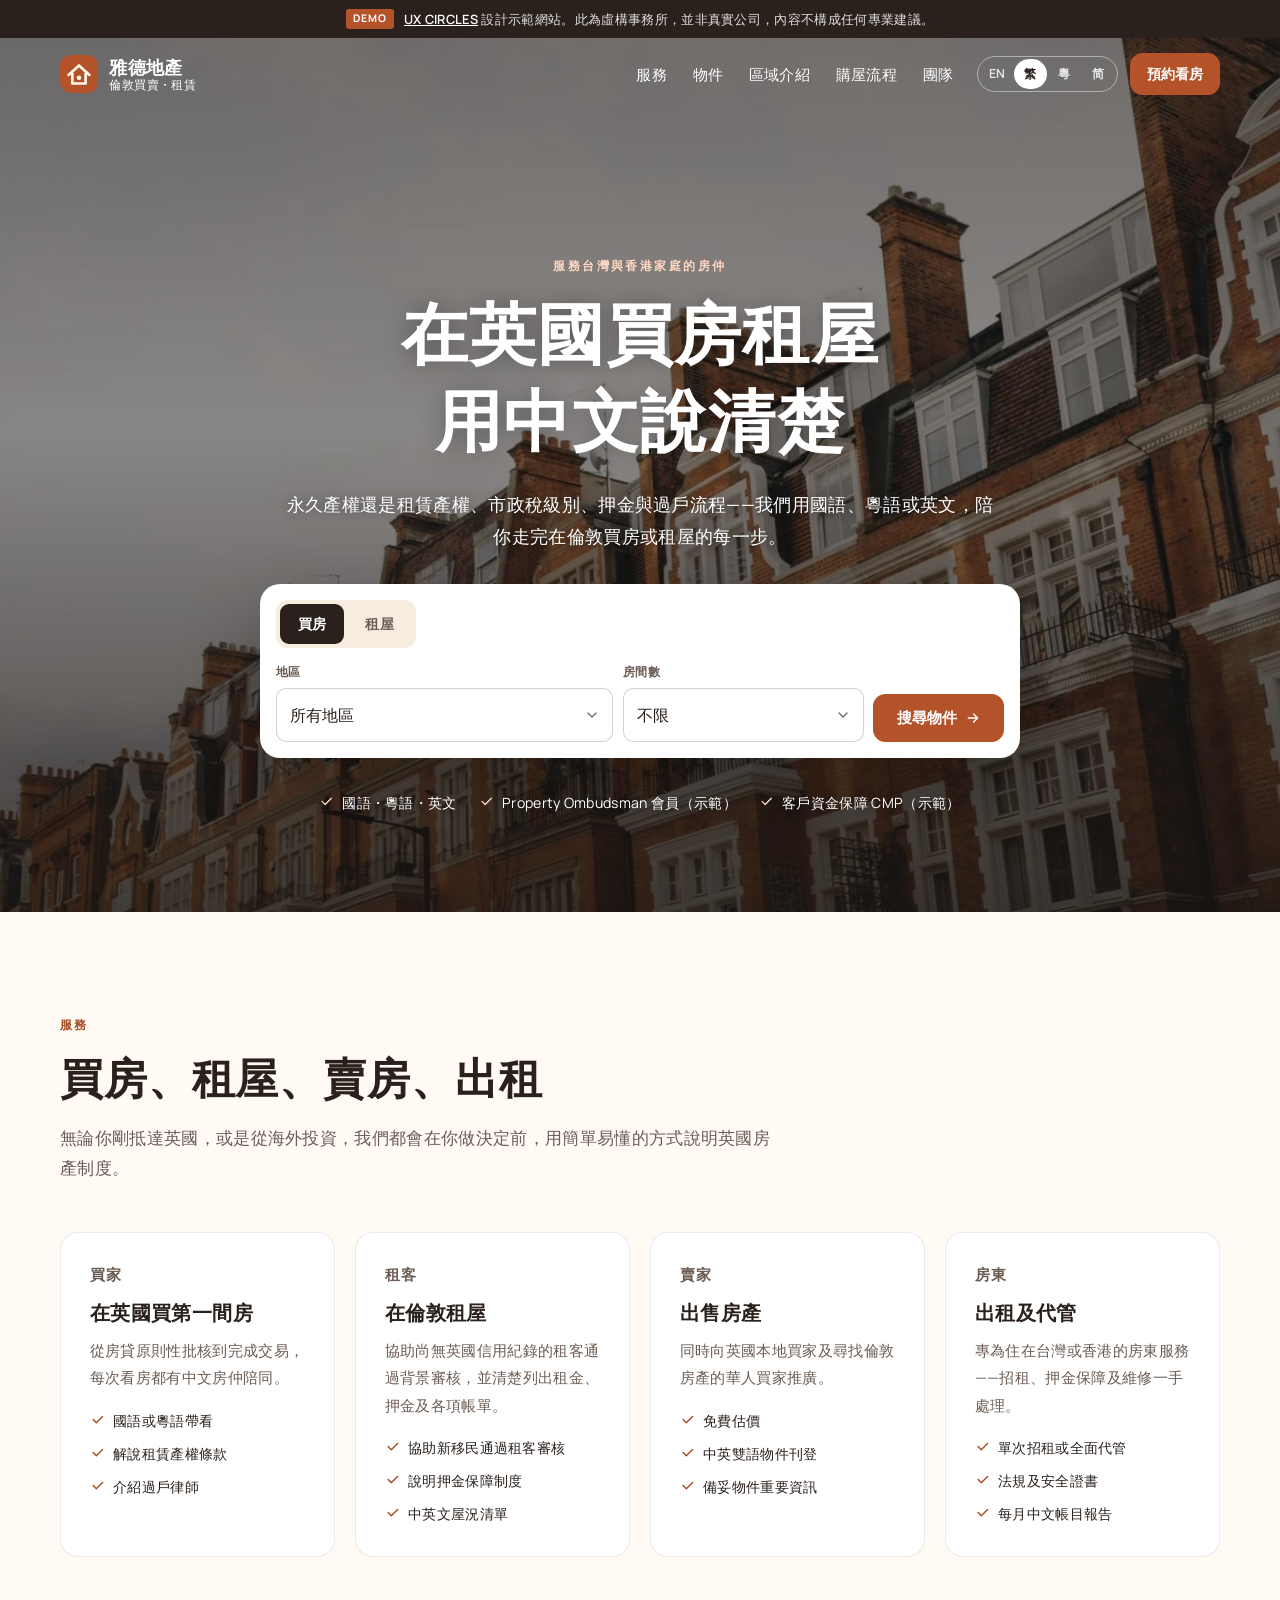
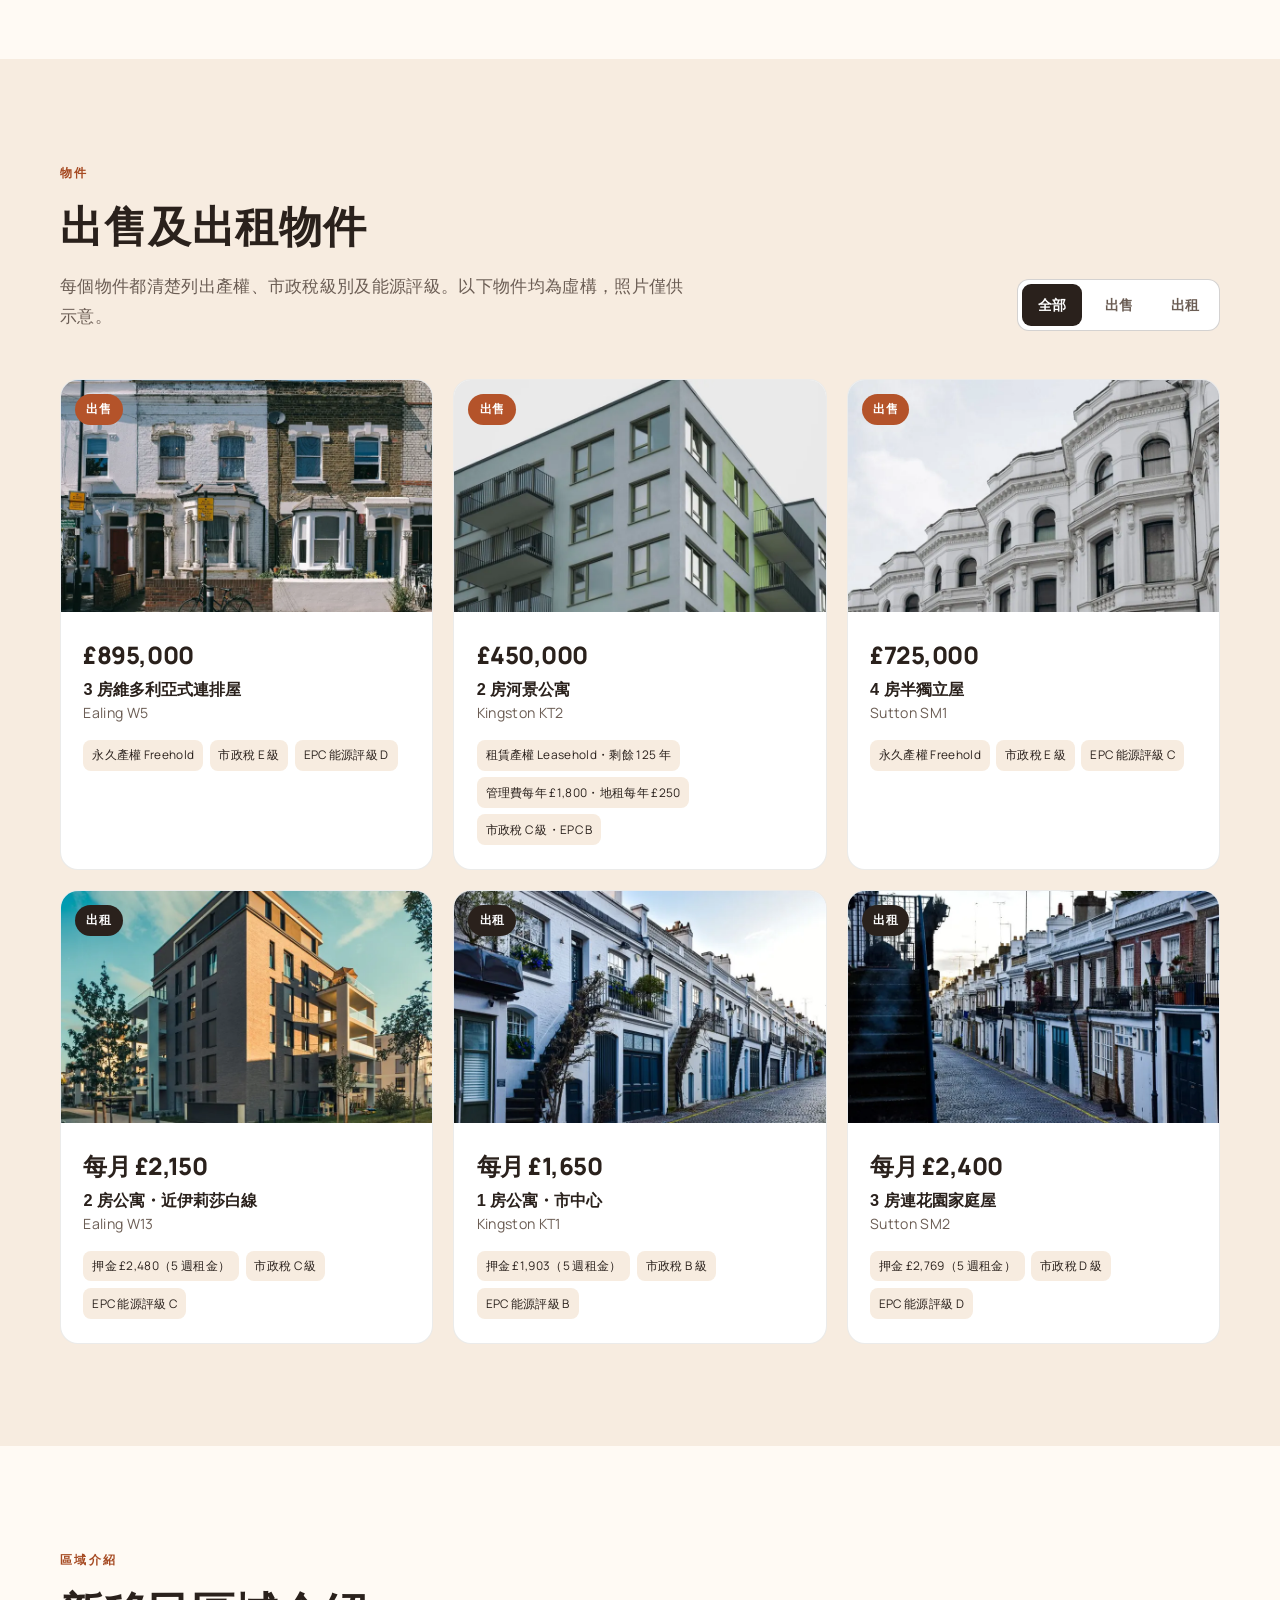
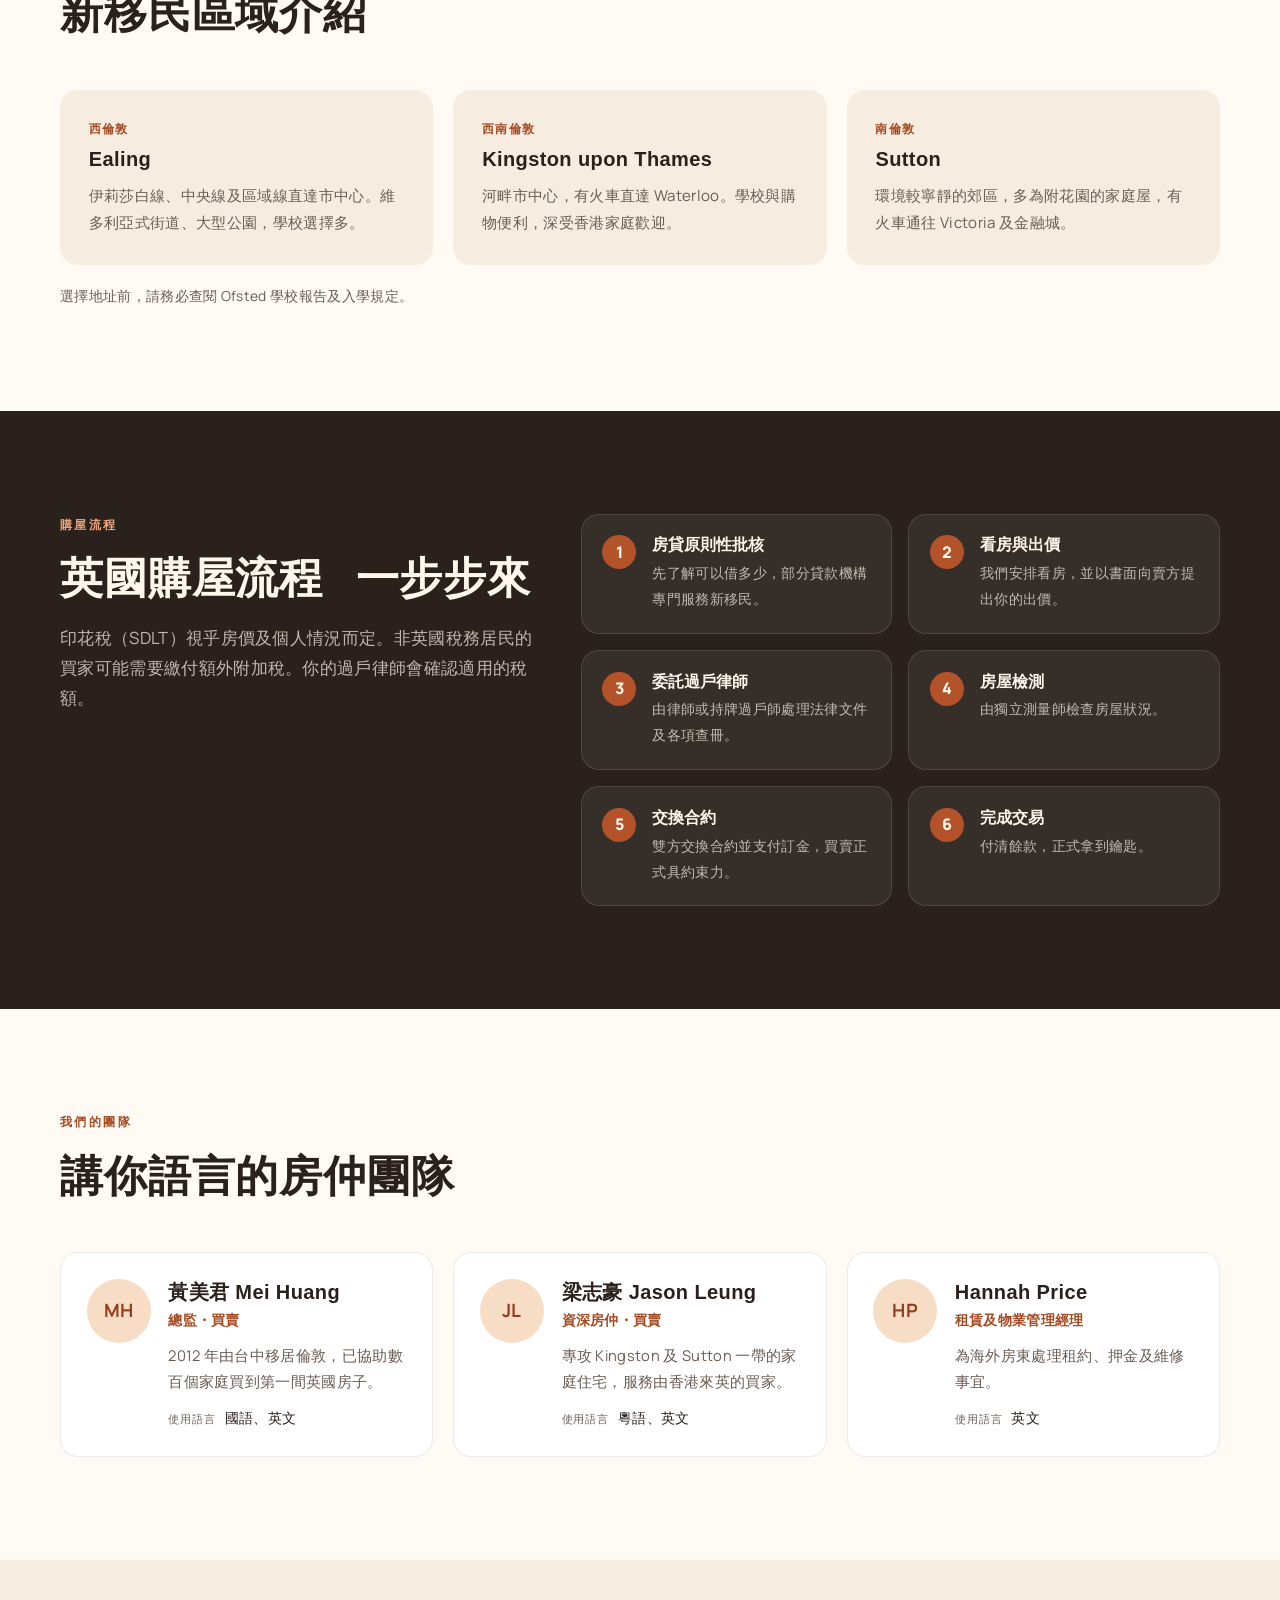
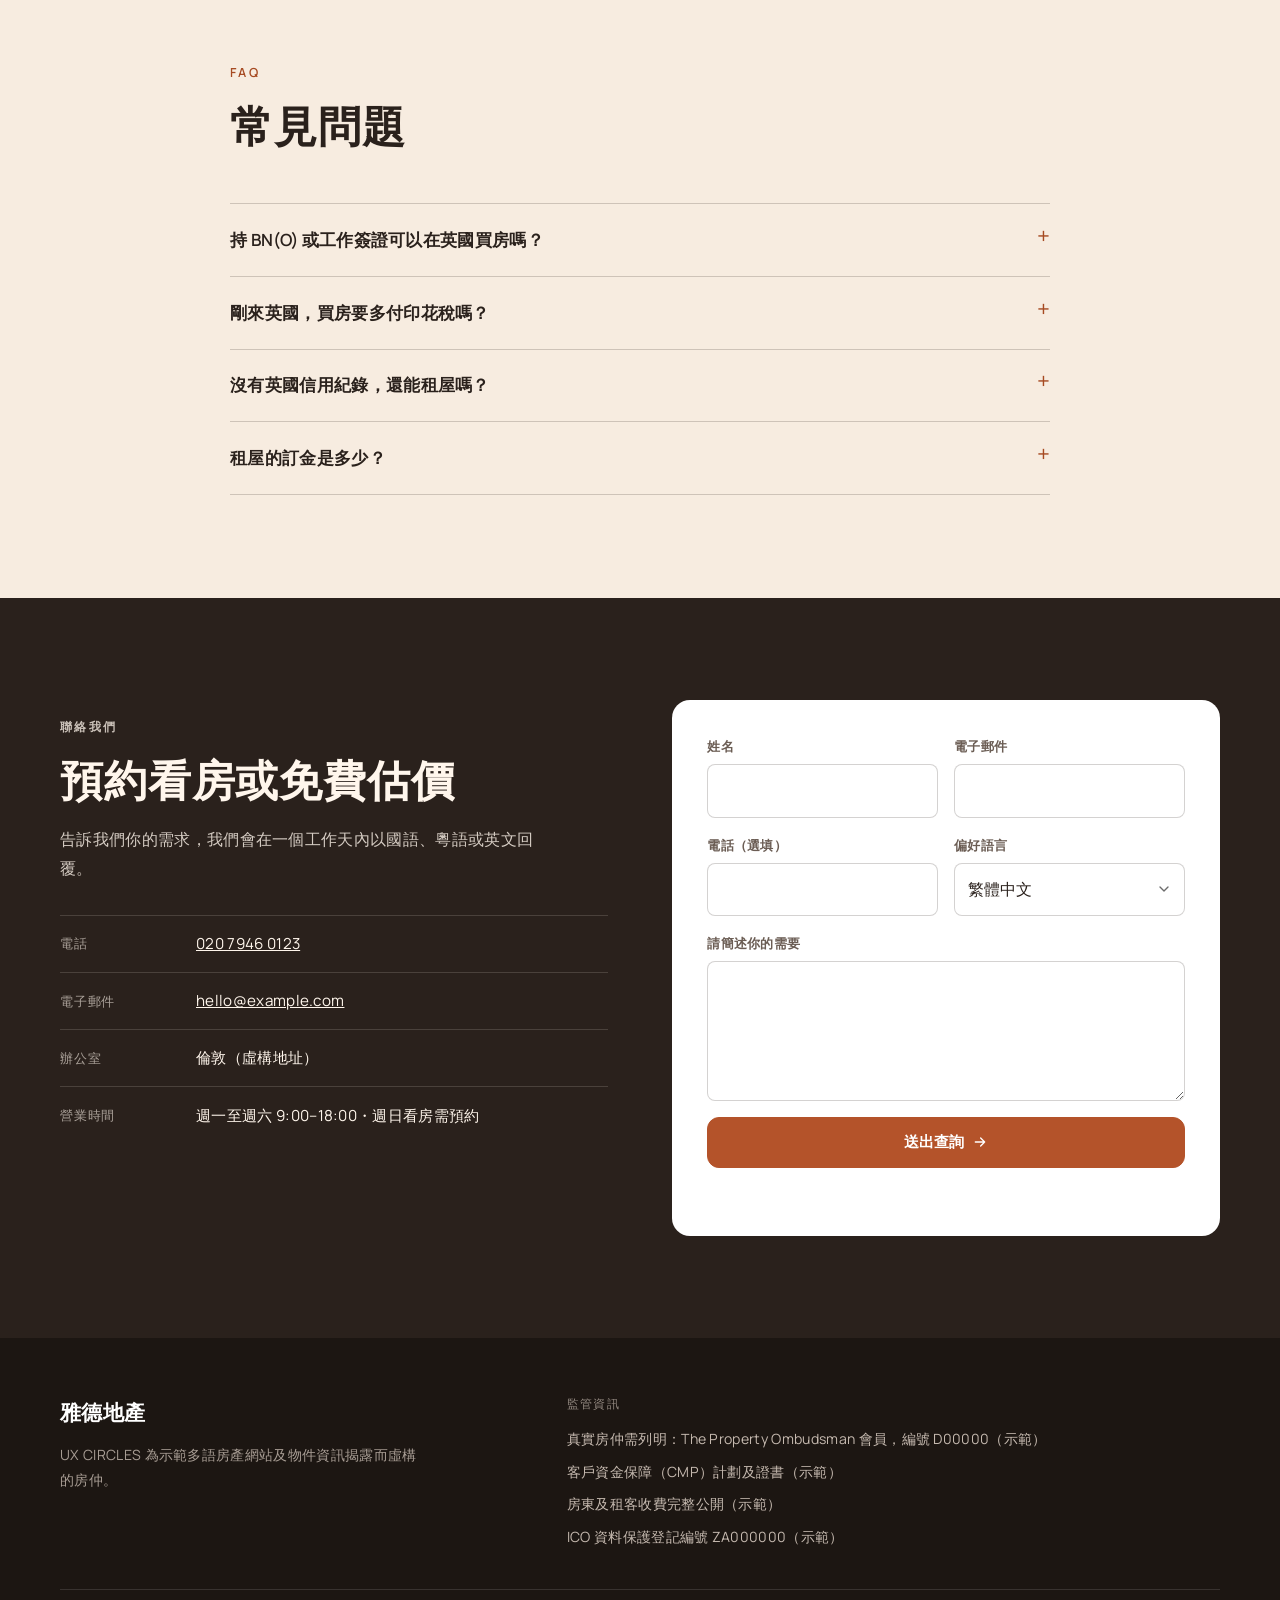
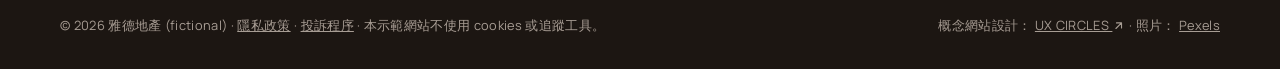
<file: zh-hant/index.html>
<!doctype html>
<html lang="zh-Hant">
<head>
<meta charset="utf-8">
<meta name="viewport" content="width=device-width, initial-scale=1">
<title>雅德地產 Alder &amp; Wren — 倫敦中文房仲（示範網站）</title>
<meta name="description" content="UX CIRCLES 設計示範：服務台灣及香港買家、租客的倫敦房仲。中英文提供買屋、租屋物件、區域介紹及英國購屋流程指南。">
<meta name="robots" content="noindex, follow">
<link rel="canonical" href="https://uxcircles.github.io/demo-estate-agent/zh-hant/">
<link rel="alternate" hreflang="en-GB" href="https://uxcircles.github.io/demo-estate-agent/">
<link rel="alternate" hreflang="zh-Hant" href="https://uxcircles.github.io/demo-estate-agent/zh-hant/">
<link rel="alternate" hreflang="zh-HK" href="https://uxcircles.github.io/demo-estate-agent/yue/">
<link rel="alternate" hreflang="zh-Hans" href="https://uxcircles.github.io/demo-estate-agent/zh-hans/">
<link rel="alternate" hreflang="x-default" href="https://uxcircles.github.io/demo-estate-agent/">
<meta property="og:title" content="雅德地產 Alder &amp; Wren — 倫敦中文房仲（示範網站）">
<meta property="og:description" content="UX CIRCLES 設計示範：服務台灣及香港買家、租客的倫敦房仲。中英文提供買屋、租屋物件、區域介紹及英國購屋流程指南。">
<meta property="og:type" content="website">
<meta property="og:url" content="https://uxcircles.github.io/demo-estate-agent/zh-hant/">
<meta name="theme-color" content="#b4532a">
<script>document.documentElement.classList.add("js")</script>
<link rel="icon" href="../favicon.svg" type="image/svg+xml">
<link rel="preconnect" href="https://fonts.googleapis.com">
<link rel="preconnect" href="https://fonts.gstatic.com" crossorigin>
<link rel="stylesheet" href="https://fonts.googleapis.com/css2?family=Manrope:wght@400;500;600;700;800&display=swap">
<link rel="stylesheet" href="../styles.css">
<script type="application/ld+json">
{
  "@context": "https://schema.org",
  "@graph": [
    {
      "@type": "RealEstateAgent",
      "@id": "https://uxcircles.github.io/demo-estate-agent/#agency",
      "name": "雅德地產",
      "url": "https://uxcircles.github.io/demo-estate-agent/zh-hant/",
      "description": "UX CIRCLES 設計示範：服務台灣及香港買家、租客的倫敦房仲。中英文提供買屋、租屋物件、區域介紹及英國購屋流程指南。",
      "telephone": "+44 20 7946 0123",
      "email": "hello@example.com",
      "knowsLanguage": [
        "en",
        "cmn",
        "yue",
        "zh-Hant",
        "zh-Hans"
      ],
      "areaServed": [
        "Ealing",
        "Kingston upon Thames",
        "Sutton"
      ],
      "address": {
        "@type": "PostalAddress",
        "addressLocality": "London",
        "addressCountry": "GB"
      },
      "employee": [
        {
          "@type": "Person",
          "name": "黃美君 Mei Huang",
          "jobTitle": "總監・買賣",
          "knowsLanguage": "國語、英文"
        },
        {
          "@type": "Person",
          "name": "梁志豪 Jason Leung",
          "jobTitle": "資深房仲・買賣",
          "knowsLanguage": "粵語、英文"
        },
        {
          "@type": "Person",
          "name": "Hannah Price",
          "jobTitle": "租賃及物業管理經理",
          "knowsLanguage": "英文"
        }
      ]
    },
    {
      "@type": "FAQPage",
      "mainEntity": [
        {
          "@type": "Question",
          "name": "持 BN(O) 或工作簽證可以在英國買房嗎？",
          "acceptedAnswer": {
            "@type": "Answer",
            "text": "可以。英國沒有限制特定簽證才能擁有房產。能否申請房貸則視乎銀行，有些貸款機構專門服務新移民，建議及早諮詢房貸顧問。"
          }
        },
        {
          "@type": "Question",
          "name": "剛來英國，買房要多付印花稅嗎？",
          "acceptedAnswer": {
            "@type": "Answer",
            "text": "印花稅（SDLT）視乎房價及個人情況而定。非英國稅務居民的買家可能需要繳付額外附加稅。你的過戶律師會確認適用的稅額。"
          }
        },
        {
          "@type": "Question",
          "name": "沒有英國信用紀錄，還能租屋嗎？",
          "acceptedAnswer": {
            "@type": "Answer",
            "text": "通常可以。房東可能會要求英國擔保人，或改為提供收入或存款證明。我們會在申請前說明各種選擇。"
          }
        },
        {
          "@type": "Question",
          "name": "租屋的訂金是多少？",
          "acceptedAnswer": {
            "@type": "Answer",
            "text": "在英格蘭，訂金（holding deposit）上限為一週租金；年租低於 £50,000 的租約，押金上限為五週租金。押金必須存放於政府認可的保障計劃。"
          }
        }
      ]
    }
  ]
}
</script>
</head>
<body class="lang-zh-hant">
<a class="skip" href="#main">跳至主要內容</a>
<div class="demo-bar" role="note"><span class="demo-tag">DEMO</span><span><a href="https://ux-circles.com/professionals">UX CIRCLES</a> 設計示範網站。此為虛構事務所，並非真實公司，內容不構成任何專業建議。</span></div>

<header class="site-header is-overlay">
  <div class="wrap header-inner">
    <a class="brand" href="./" aria-label="雅德地產">
      <svg viewBox="0 0 40 40" aria-hidden="true"><rect width="40" height="40" rx="12" fill="#b4532a"/><path d="M9 21L20 11l11 10" stroke="#fff6ec" stroke-width="2.8" fill="none" stroke-linecap="round" stroke-linejoin="round"/><path d="M13 19v11h14V19" stroke="#fff6ec" stroke-width="2.8" fill="none" stroke-linejoin="round"/><circle cx="20" cy="24" r="2.4" fill="#fff6ec"/></svg>
      <span class="brand-text"><span class="brand-name">雅德地產</span><span class="brand-sub">倫敦買賣・租賃</span></span>
    </a>
    <nav class="main-nav" aria-label="選單">
      <ul><li><a href="#services">服務</a></li><li><a href="#homes">物件</a></li><li><a href="#areas">區域介紹</a></li><li><a href="#guide">購屋流程</a></li><li><a href="#team">團隊</a></li></ul>
    </nav>
    <div class="header-tools">
      <div class="lang-switch" role="group" aria-label="語言"><a href="../" lang="en-GB" hreflang="en-GB" title="English">EN</a><a href="./" lang="zh-Hant" hreflang="zh-Hant" title="繁體中文" aria-current="true">繁</a><a href="../yue/" lang="yue-Hant-HK" hreflang="zh-HK" title="廣東話">粵</a><a href="../zh-hans/" lang="zh-Hans" hreflang="zh-Hans" title="简体中文">简</a></div>
      <a class="btn btn-sm" href="#contact">預約看房</a>
      <button class="menu-btn" type="button" aria-expanded="false" aria-controls="mobile-nav"><span class="sr">選單</span><span class="bars" aria-hidden="true"></span></button>
    </div>
  </div>
  <nav id="mobile-nav" class="mobile-nav" aria-label="選單" hidden>
    <ul><li><a href="#services">服務</a></li><li><a href="#homes">物件</a></li><li><a href="#areas">區域介紹</a></li><li><a href="#guide">購屋流程</a></li><li><a href="#team">團隊</a></li><li><a href="#contact">聯絡我們</a></li></ul>
  </nav>
</header>

<main id="main">
  <section class="hero hero-full" data-parallax style="--hero-img:url('img/hero-bg.webp')">
    <div class="wrap hero-full-inner">
      <p class="eyebrow">服務台灣與香港家庭的房仲</p>
      <h1><span class="ph">在英國買房租屋</span> <span class="ph">用中文說清楚</span></h1>
      <p class="lede">永久產權還是租賃產權、市政稅級別、押金與過戶流程——我們用國語、粵語或英文，陪你走完在倫敦買房或租屋的每一步。</p>
      <form class="search" data-search action="#homes">
        <div class="search-tabs" role="radiogroup">
          <label><input type="radio" name="kind" value="sale" checked><span>買房</span></label>
          <label><input type="radio" name="kind" value="let"><span>租屋</span></label>
        </div>
        <div class="search-row">
          <label class="field">地區<select name="area"><option>所有地區</option><option>Ealing</option><option>Kingston upon Thames</option><option>Sutton</option></select></label>
          <label class="field">房間數<select name="beds"><option>不限</option><option>1+</option><option>2+</option><option>3+</option></select></label>
          <button class="btn" type="submit">搜尋物件 <svg class="ico" viewBox="0 0 24 24" fill="none" stroke="currentColor" stroke-width="2" stroke-linecap="round" stroke-linejoin="round" aria-hidden="true"><path d="M5 12h14M13 6l6 6-6 6"/></svg></button>
        </div>
      </form>
      <ul class="trust"><li><svg class="ico ico-check" viewBox="0 0 24 24" fill="none" stroke="currentColor" stroke-width="2.2" stroke-linecap="round" stroke-linejoin="round" aria-hidden="true"><path d="M5 12l5 5L20 7"/></svg><span>國語・粵語・英文</span></li><li><svg class="ico ico-check" viewBox="0 0 24 24" fill="none" stroke="currentColor" stroke-width="2.2" stroke-linecap="round" stroke-linejoin="round" aria-hidden="true"><path d="M5 12l5 5L20 7"/></svg><span>Property Ombudsman 會員（示範）</span></li><li><svg class="ico ico-check" viewBox="0 0 24 24" fill="none" stroke="currentColor" stroke-width="2.2" stroke-linecap="round" stroke-linejoin="round" aria-hidden="true"><path d="M5 12l5 5L20 7"/></svg><span>客戶資金保障 CMP（示範）</span></li></ul>
    </div>
  </section>

  <section class="section" id="services">
    <div class="wrap">
      <header class="sec-head">
        <p class="eyebrow">服務</p>
        <h2><span class="ph">買房、</span><span class="ph">租屋、</span><span class="ph">賣房、</span><span class="ph">出租</span></h2>
        <p>無論你剛抵達英國，或是從海外投資，我們都會在你做決定前，用簡單易懂的方式說明英國房產制度。</p>
      </header>
      <div class="svc-grid">
      <article class="svc">
        <p class="svc-kicker">買家</p>
        <h3>在英國買第一間房</h3>
        <p>從房貸原則性批核到完成交易，每次看房都有中文房仲陪同。</p>
        <ul class="ticks"><li><svg class="ico ico-check" viewBox="0 0 24 24" fill="none" stroke="currentColor" stroke-width="2.2" stroke-linecap="round" stroke-linejoin="round" aria-hidden="true"><path d="M5 12l5 5L20 7"/></svg><span>國語或粵語帶看</span></li><li><svg class="ico ico-check" viewBox="0 0 24 24" fill="none" stroke="currentColor" stroke-width="2.2" stroke-linecap="round" stroke-linejoin="round" aria-hidden="true"><path d="M5 12l5 5L20 7"/></svg><span>解說租賃產權條款</span></li><li><svg class="ico ico-check" viewBox="0 0 24 24" fill="none" stroke="currentColor" stroke-width="2.2" stroke-linecap="round" stroke-linejoin="round" aria-hidden="true"><path d="M5 12l5 5L20 7"/></svg><span>介紹過戶律師</span></li></ul>
        
      </article>
      <article class="svc">
        <p class="svc-kicker">租客</p>
        <h3>在倫敦租屋</h3>
        <p>協助尚無英國信用紀錄的租客通過背景審核，並清楚列出租金、押金及各項帳單。</p>
        <ul class="ticks"><li><svg class="ico ico-check" viewBox="0 0 24 24" fill="none" stroke="currentColor" stroke-width="2.2" stroke-linecap="round" stroke-linejoin="round" aria-hidden="true"><path d="M5 12l5 5L20 7"/></svg><span>協助新移民通過租客審核</span></li><li><svg class="ico ico-check" viewBox="0 0 24 24" fill="none" stroke="currentColor" stroke-width="2.2" stroke-linecap="round" stroke-linejoin="round" aria-hidden="true"><path d="M5 12l5 5L20 7"/></svg><span>說明押金保障制度</span></li><li><svg class="ico ico-check" viewBox="0 0 24 24" fill="none" stroke="currentColor" stroke-width="2.2" stroke-linecap="round" stroke-linejoin="round" aria-hidden="true"><path d="M5 12l5 5L20 7"/></svg><span>中英文屋況清單</span></li></ul>
        
      </article>
      <article class="svc">
        <p class="svc-kicker">賣家</p>
        <h3>出售房產</h3>
        <p>同時向英國本地買家及尋找倫敦房產的華人買家推廣。</p>
        <ul class="ticks"><li><svg class="ico ico-check" viewBox="0 0 24 24" fill="none" stroke="currentColor" stroke-width="2.2" stroke-linecap="round" stroke-linejoin="round" aria-hidden="true"><path d="M5 12l5 5L20 7"/></svg><span>免費估價</span></li><li><svg class="ico ico-check" viewBox="0 0 24 24" fill="none" stroke="currentColor" stroke-width="2.2" stroke-linecap="round" stroke-linejoin="round" aria-hidden="true"><path d="M5 12l5 5L20 7"/></svg><span>中英雙語物件刊登</span></li><li><svg class="ico ico-check" viewBox="0 0 24 24" fill="none" stroke="currentColor" stroke-width="2.2" stroke-linecap="round" stroke-linejoin="round" aria-hidden="true"><path d="M5 12l5 5L20 7"/></svg><span>備妥物件重要資訊</span></li></ul>
        
      </article>
      <article class="svc">
        <p class="svc-kicker">房東</p>
        <h3>出租及代管</h3>
        <p>專為住在台灣或香港的房東服務——招租、押金保障及維修一手處理。</p>
        <ul class="ticks"><li><svg class="ico ico-check" viewBox="0 0 24 24" fill="none" stroke="currentColor" stroke-width="2.2" stroke-linecap="round" stroke-linejoin="round" aria-hidden="true"><path d="M5 12l5 5L20 7"/></svg><span>單次招租或全面代管</span></li><li><svg class="ico ico-check" viewBox="0 0 24 24" fill="none" stroke="currentColor" stroke-width="2.2" stroke-linecap="round" stroke-linejoin="round" aria-hidden="true"><path d="M5 12l5 5L20 7"/></svg><span>法規及安全證書</span></li><li><svg class="ico ico-check" viewBox="0 0 24 24" fill="none" stroke="currentColor" stroke-width="2.2" stroke-linecap="round" stroke-linejoin="round" aria-hidden="true"><path d="M5 12l5 5L20 7"/></svg><span>每月中文帳目報告</span></li></ul>
        
      </article></div>
    </div>
  </section>

  <section class="section section-tint" id="homes">
    <div class="wrap">
      <header class="sec-head sec-head-row">
        <div>
          <p class="eyebrow">物件</p>
          <h2>出售及出租物件</h2>
          <p>每個物件都清楚列出產權、市政稅級別及能源評級。以下物件均為虛構，照片僅供示意。</p>
        </div>
        <div class="filter" data-filter="#home-grid" role="group">
          <button type="button" data-value="all" aria-pressed="true">全部</button>
          <button type="button" data-value="sale" aria-pressed="false">出售</button>
          <button type="button" data-value="let" aria-pressed="false">出租</button>
        </div>
      </header>
      <div class="home-grid" id="home-grid">
        <article class="home" data-kind="sale">
          <div class="home-art"><img src="../img/home-1.webp" alt="" width="800" height="500" loading="lazy"><span class="home-tag sale">出售</span></div>
          <div class="home-body">
            <p class="home-price">£895,000</p>
            <h3>3 房維多利亞式連排屋</h3>
            <p class="home-area">Ealing W5</p>
            <ul class="home-facts"><li>永久產權 Freehold</li><li>市政稅 E 級</li><li>EPC 能源評級 D</li></ul>
          </div>
        </article>
        <article class="home" data-kind="sale">
          <div class="home-art"><img src="../img/home-2.webp" alt="" width="800" height="500" loading="lazy"><span class="home-tag sale">出售</span></div>
          <div class="home-body">
            <p class="home-price">£450,000</p>
            <h3>2 房河景公寓</h3>
            <p class="home-area">Kingston KT2</p>
            <ul class="home-facts"><li>租賃產權 Leasehold・剩餘 125 年</li><li>管理費每年 £1,800・地租每年 £250</li><li>市政稅 C 級・EPC B</li></ul>
          </div>
        </article>
        <article class="home" data-kind="sale">
          <div class="home-art"><img src="../img/home-3.webp" alt="" width="800" height="500" loading="lazy"><span class="home-tag sale">出售</span></div>
          <div class="home-body">
            <p class="home-price">£725,000</p>
            <h3>4 房半獨立屋</h3>
            <p class="home-area">Sutton SM1</p>
            <ul class="home-facts"><li>永久產權 Freehold</li><li>市政稅 E 級</li><li>EPC 能源評級 C</li></ul>
          </div>
        </article>
        <article class="home" data-kind="let">
          <div class="home-art"><img src="../img/home-4.webp" alt="" width="800" height="500" loading="lazy"><span class="home-tag let">出租</span></div>
          <div class="home-body">
            <p class="home-price">每月 £2,150</p>
            <h3>2 房公寓・近伊莉莎白線</h3>
            <p class="home-area">Ealing W13</p>
            <ul class="home-facts"><li>押金 £2,480（5 週租金）</li><li>市政稅 C 級</li><li>EPC 能源評級 C</li></ul>
          </div>
        </article>
        <article class="home" data-kind="let">
          <div class="home-art"><img src="../img/home-5.webp" alt="" width="800" height="500" loading="lazy"><span class="home-tag let">出租</span></div>
          <div class="home-body">
            <p class="home-price">每月 £1,650</p>
            <h3>1 房公寓・市中心</h3>
            <p class="home-area">Kingston KT1</p>
            <ul class="home-facts"><li>押金 £1,903（5 週租金）</li><li>市政稅 B 級</li><li>EPC 能源評級 B</li></ul>
          </div>
        </article>
        <article class="home" data-kind="let">
          <div class="home-art"><img src="../img/home-6.webp" alt="" width="800" height="500" loading="lazy"><span class="home-tag let">出租</span></div>
          <div class="home-body">
            <p class="home-price">每月 £2,400</p>
            <h3>3 房連花園家庭屋</h3>
            <p class="home-area">Sutton SM2</p>
            <ul class="home-facts"><li>押金 £2,769（5 週租金）</li><li>市政稅 D 級</li><li>EPC 能源評級 D</li></ul>
          </div>
        </article>
      </div>
    </div>
  </section>

  <section class="section" id="areas">
    <div class="wrap">
      <header class="sec-head">
        <p class="eyebrow">區域介紹</p>
        <h2>新移民區域介紹</h2>
      </header>
      <div class="area-grid">
        <article class="area"><p class="area-region">西倫敦</p><h3>Ealing</h3><p>伊莉莎白線、中央線及區域線直達市中心。維多利亞式街道、大型公園，學校選擇多。</p></article>
        <article class="area"><p class="area-region">西南倫敦</p><h3>Kingston upon Thames</h3><p>河畔市中心，有火車直達 Waterloo。學校與購物便利，深受香港家庭歡迎。</p></article>
        <article class="area"><p class="area-region">南倫敦</p><h3>Sutton</h3><p>環境較寧靜的郊區，多為附花園的家庭屋，有火車通往 Victoria 及金融城。</p></article>
      </div>
      <p class="areas-note">選擇地址前，請務必查閱 Ofsted 學校報告及入學規定。</p>
    </div>
  </section>

  <section class="section section-dark" id="guide">
    <div class="wrap guide-inner">
      <header class="sec-head">
        <p class="eyebrow">購屋流程</p>
        <h2><span class="ph">英國購屋流程</span> <span class="ph">一步步來</span></h2>
        <p>印花稅（SDLT）視乎房價及個人情況而定。非英國稅務居民的買家可能需要繳付額外附加稅。你的過戶律師會確認適用的稅額。</p>
      </header>
      <ol class="guide">
        <li><span class="n">1</span><div><h3>房貸原則性批核</h3><p>先了解可以借多少，部分貸款機構專門服務新移民。</p></div></li>
        <li><span class="n">2</span><div><h3>看房與出價</h3><p>我們安排看房，並以書面向賣方提出你的出價。</p></div></li>
        <li><span class="n">3</span><div><h3>委託過戶律師</h3><p>由律師或持牌過戶師處理法律文件及各項查冊。</p></div></li>
        <li><span class="n">4</span><div><h3>房屋檢測</h3><p>由獨立測量師檢查房屋狀況。</p></div></li>
        <li><span class="n">5</span><div><h3>交換合約</h3><p>雙方交換合約並支付訂金，買賣正式具約束力。</p></div></li>
        <li><span class="n">6</span><div><h3>完成交易</h3><p>付清餘款，正式拿到鑰匙。</p></div></li>
      </ol>
    </div>
  </section>

  <section class="section" id="team">
    <div class="wrap">
      <header class="sec-head">
        <p class="eyebrow">我們的團隊</p>
        <h2>講你語言的房仲團隊</h2>
      </header>
      <div class="team-grid">
      <article class="person">
        <div class="avatar" aria-hidden="true">MH</div>
        <div>
          <h3>黃美君 Mei Huang</h3>
          <p class="role">總監・買賣</p>
          <p class="bio">2012 年由台中移居倫敦，已協助數百個家庭買到第一間英國房子。</p>
          <p class="speaks"><span>使用語言</span> 國語、英文</p>
        </div>
      </article>
      <article class="person">
        <div class="avatar" aria-hidden="true">JL</div>
        <div>
          <h3>梁志豪 Jason Leung</h3>
          <p class="role">資深房仲・買賣</p>
          <p class="bio">專攻 Kingston 及 Sutton 一帶的家庭住宅，服務由香港來英的買家。</p>
          <p class="speaks"><span>使用語言</span> 粵語、英文</p>
        </div>
      </article>
      <article class="person">
        <div class="avatar" aria-hidden="true">HP</div>
        <div>
          <h3>Hannah Price</h3>
          <p class="role">租賃及物業管理經理</p>
          <p class="bio">為海外房東處理租約、押金及維修事宜。</p>
          <p class="speaks"><span>使用語言</span> 英文</p>
        </div>
      </article></div>
    </div>
  </section>

  <section class="section section-tint" id="faq">
    <div class="wrap narrow">
      <header class="sec-head">
        <p class="eyebrow">FAQ</p>
        <h2>常見問題</h2>
      </header>
      <div class="faq">
      <details class="qa">
        <summary>持 BN(O) 或工作簽證可以在英國買房嗎？</summary>
        <div><p>可以。英國沒有限制特定簽證才能擁有房產。能否申請房貸則視乎銀行，有些貸款機構專門服務新移民，建議及早諮詢房貸顧問。</p></div>
      </details>
      <details class="qa">
        <summary>剛來英國，買房要多付印花稅嗎？</summary>
        <div><p>印花稅（SDLT）視乎房價及個人情況而定。非英國稅務居民的買家可能需要繳付額外附加稅。你的過戶律師會確認適用的稅額。</p></div>
      </details>
      <details class="qa">
        <summary>沒有英國信用紀錄，還能租屋嗎？</summary>
        <div><p>通常可以。房東可能會要求英國擔保人，或改為提供收入或存款證明。我們會在申請前說明各種選擇。</p></div>
      </details>
      <details class="qa">
        <summary>租屋的訂金是多少？</summary>
        <div><p>在英格蘭，訂金（holding deposit）上限為一週租金；年租低於 £50,000 的租約，押金上限為五週租金。押金必須存放於政府認可的保障計劃。</p></div>
      </details></div>
    </div>
  </section>

  <section class="section contact" id="contact">
    <div class="wrap contact-inner">
      <div>
        <p class="eyebrow">聯絡我們</p>
        <h2>預約看房或免費估價</h2>
        <p>告訴我們你的需求，我們會在一個工作天內以國語、粵語或英文回覆。</p>
        <ul class="contact-list">
          <li><span>電話</span><a href="tel:+442079460123">020 7946 0123</a></li>
          <li><span>電子郵件</span><a href="mailto:hello@example.com">hello@example.com</a></li>
          <li><span>辦公室</span>倫敦（虛構地址）</li>
          <li><span>營業時間</span>週一至週六 9:00–18:00・週日看房需預約</li>
        </ul>
      </div>
      <form class="enquiry" novalidate data-demo-msg="這是示範網站，訊息並未送出。">
        <label>姓名<input name="name" autocomplete="name" required></label>
        <label>電子郵件<input name="email" type="email" autocomplete="email" required></label>
        <label>電話（選填）<input name="phone" type="tel" autocomplete="tel"></label>
        <label>偏好語言<select name="lang"><option>English</option><option selected>繁體中文</option><option>廣東話</option><option>简体中文</option></select></label>
        <label class="full">請簡述你的需要<textarea name="message" rows="4"></textarea></label>
        <button class="btn full" type="submit">送出查詢 <svg class="ico" viewBox="0 0 24 24" fill="none" stroke="currentColor" stroke-width="2" stroke-linecap="round" stroke-linejoin="round" aria-hidden="true"><path d="M5 12h14M13 6l6 6-6 6"/></svg></button>
        <p class="form-status full" role="status" aria-live="polite"></p>
      </form>
    </div>
  </section>
</main>

<footer class="site-footer">
  <div class="wrap">
    <div class="footer-top">
      <div>
        <p class="footer-brand">雅德地產</p>
        <p class="footer-sub">UX CIRCLES 為示範多語房產網站及物件資訊揭露而虛構的房仲。</p>
      </div>
      <div class="reg">
        <p class="reg-title">監管資訊</p>
        <ul><li>真實房仲需列明：The Property Ombudsman 會員，編號 D00000（示範）</li><li>客戶資金保障（CMP）計劃及證書（示範）</li><li>房東及租客收費完整公開（示範）</li><li>ICO 資料保護登記編號 ZA000000（示範）</li></ul>
        
      </div>
    </div>
    <div class="footer-bottom">
      <p>© 2026 雅德地產 (fictional) · <a href="#contact">隱私政策</a> · <a href="#contact">投訴程序</a> · 本示範網站不使用 cookies 或追蹤工具。</p>
      <p>概念網站設計： <a href="https://ux-circles.com/professionals">UX CIRCLES <svg class="ico" viewBox="0 0 24 24" fill="none" stroke="currentColor" stroke-width="2" stroke-linecap="round" stroke-linejoin="round" aria-hidden="true"><path d="M7 17L17 7M8 7h9v9"/></svg></a> · 照片： <a href="https://www.pexels.com/">Pexels</a></p>
    </div>
  </div>
</footer>
<script src="../main.js" defer></script>
</body>
</html>
</file>
<file: styles.css>
:root{
--font-body:"Manrope",-apple-system,"PingFang TC","PingFang HK","Noto Sans TC","Microsoft JhengHei","Noto Sans SC",sans-serif;
--font-display:"Manrope",-apple-system,sans-serif;--font-display-zh:"PingFang TC","Noto Sans TC","Microsoft JhengHei","Noto Sans SC",sans-serif;--display-weight:800;--display-tracking:-.03em;
--ink:#2a211c;--muted:#6b5d54;--bg:#fffaf4;--surface:#f7ece0;--card:#fff;--line:rgba(42,33,28,.09);--line-strong:rgba(42,33,28,.2);
--accent:#b4532a;--accent-dark:#933f1d;--on-accent:#fff;--accent-text:#a64a22;--radius:18px;--radius-btn:12px;
--hero-bg:radial-gradient(900px 500px at 90% 0,#f7dcc6 0,transparent 60%),var(--bg);
--avatar-bg:#f7dcc6;--avatar-ink:#933f1d;--contact-bg:#2a211c;--contact-ink:#fff6ec;--footer-bg:#1c1612;--footer-ink:#e3d6cb}
.lang-zh-hans{--font-display-zh:"PingFang SC","Noto Sans SC","Microsoft YaHei",sans-serif}
.lang-zh-hant h1,.lang-zh-hans h1,.lang-yue h1,.lang-zh-hant h2,.lang-zh-hans h2,.lang-yue h2{font-weight:800}
*,*::before,*::after{box-sizing:border-box;margin:0;padding:0}
html{scroll-behavior:smooth;-webkit-text-size-adjust:100%}
body{font-family:var(--font-body);color:var(--ink);background:var(--bg);line-height:1.65;font-size:16px;overflow-x:hidden}
body.lang-zh-hant,body.lang-zh-hans,body.lang-yue{line-height:1.8;letter-spacing:.02em}
img,svg{display:block;max-width:100%}
a{color:inherit}
.wrap{width:min(1160px,100% - 32px);margin-inline:auto}
.narrow{width:min(820px,100% - 32px)}
.sr{position:absolute;width:1px;height:1px;overflow:hidden;clip:rect(0 0 0 0)}
.skip{position:absolute;left:-9999px;top:0;background:var(--ink);color:#fff;padding:.5rem 1rem;z-index:100}
.skip:focus{left:8px;top:8px}
.ico{width:1.05em;height:1.05em;flex-shrink:0;display:inline-block;vertical-align:-.15em}
:focus-visible{outline:2px solid var(--accent);outline-offset:3px;border-radius:4px}

.demo-bar{background:var(--ink);color:rgba(255,255,255,.86);font-size:.8rem;padding:.55rem 16px;display:flex;gap:.6rem;align-items:center;justify-content:center;text-align:center;line-height:1.5}
.demo-bar a{color:#fff;font-weight:600}
.demo-tag{background:var(--accent);color:var(--on-accent);font-weight:700;font-size:.66rem;letter-spacing:.1em;padding:.15rem .45rem;border-radius:3px;flex-shrink:0}

.site-header{position:sticky;top:0;z-index:50;background:color-mix(in srgb,var(--bg) 92%,transparent);backdrop-filter:blur(10px);border-bottom:1px solid var(--line)}
.header-inner{display:flex;align-items:center;gap:1.5rem;min-height:72px}
.brand{display:flex;align-items:center;gap:.7rem;text-decoration:none;flex-shrink:0}
.brand svg{width:38px;height:38px}
.brand-text{display:flex;flex-direction:column;line-height:1.15}
.brand-name{font-family:var(--font-display);font-weight:var(--display-weight);font-size:1.1rem;color:var(--ink)}
.brand-sub{font-size:.72rem;color:var(--muted);letter-spacing:.04em}
.main-nav{margin-left:auto}
.main-nav ul{display:flex;gap:1.6rem;list-style:none}
.main-nav a{text-decoration:none;font-size:.92rem;color:var(--muted);transition:color .2s}
.main-nav a:hover{color:var(--ink)}
.header-tools{display:flex;align-items:center;gap:.8rem}
.lang-switch{display:flex;border:1px solid var(--line-strong);border-radius:999px;padding:2px}
.lang-switch a{text-decoration:none;font-size:.78rem;font-weight:600;min-width:2.1rem;height:1.9rem;display:grid;place-items:center;border-radius:999px;color:var(--muted)}
.lang-switch a[aria-current]{background:var(--ink);color:var(--bg)}
.menu-btn{display:none;width:42px;height:42px;border:1px solid var(--line-strong);border-radius:10px;background:transparent;cursor:pointer;position:relative}
.bars,.bars::before,.bars::after{position:absolute;left:11px;right:11px;height:2px;background:var(--ink);border-radius:2px;content:""}
.bars{top:20px}.bars::before{top:-6px;left:0;right:0}.bars::after{top:6px;left:0;right:0}
.mobile-nav{border-top:1px solid var(--line);background:var(--bg)}
.mobile-nav ul{list-style:none;width:min(1160px,100% - 32px);margin:auto;padding:.5rem 0 1rem}
.mobile-nav a{display:block;padding:.8rem 0;text-decoration:none;border-bottom:1px solid var(--line);font-weight:500}

.btn{display:inline-flex;align-items:center;justify-content:center;gap:.5rem;background:var(--accent);color:var(--on-accent);text-decoration:none;font-weight:600;font-size:.95rem;padding:.85rem 1.4rem;border-radius:var(--radius-btn);border:1px solid var(--accent);cursor:pointer;font-family:inherit;transition:transform .15s,background .2s}
.btn:hover{transform:translateY(-1px);background:var(--accent-dark);border-color:var(--accent-dark)}
.btn-sm{padding:.5rem .95rem;font-size:.85rem}
.btn-ghost{background:transparent;color:var(--ink);border-color:var(--line-strong)}
.btn-ghost:hover{background:var(--surface);border-color:var(--ink)}

.eyebrow{font-size:.78rem;font-weight:600;letter-spacing:.14em;text-transform:uppercase;color:var(--accent-text);margin-bottom:.9rem}
.lang-zh-hant .eyebrow,.lang-zh-hans .eyebrow,.lang-yue .eyebrow{letter-spacing:.2em}
h1,h2,h3{font-family:var(--font-display);font-weight:var(--display-weight);line-height:1.12;color:var(--ink);letter-spacing:var(--display-tracking)}
.lang-zh-hant h1,.lang-zh-hans h1,.lang-yue h1,.lang-zh-hant h2,.lang-zh-hans h2,.lang-yue h2,.lang-zh-hant h3,.lang-zh-hans h3,.lang-yue h3{font-family:var(--font-display-zh);letter-spacing:.02em;line-height:1.3}
h1,h2,h3{text-wrap:balance}
h1 .ph,h2 .ph,h3 .ph{display:inline-block;word-spacing:normal}
h1:has(.ph),h2:has(.ph),h3:has(.ph){word-spacing:.45em}
h1{font-size:clamp(2.3rem,5.2vw,4.2rem)}
h2{font-size:clamp(1.8rem,3.4vw,2.7rem)}
h3{font-size:1.25rem}

.hero{padding:clamp(3rem,7vw,6rem) 0 clamp(3rem,6vw,5rem);background:var(--hero-bg)}
.hero-inner{display:grid;grid-template-columns:1.1fr .9fr;gap:clamp(2rem,5vw,4.5rem);align-items:center}
.lede{font-size:1.12rem;color:var(--muted);margin:1.4rem 0 2rem;max-width:36em}
.hero-actions{display:flex;flex-wrap:wrap;gap:.8rem}
.trust{list-style:none;display:flex;flex-wrap:wrap;gap:.6rem 1.4rem;margin-top:2rem;font-size:.88rem;color:var(--muted)}
.trust li,.ticks li{display:flex;gap:.5rem;align-items:flex-start}
.ico-check{color:var(--accent-text);margin-top:.28em}

.section{padding:clamp(4rem,8vw,6.5rem) 0}
.section-tint{background:var(--surface)}
.sec-head{max-width:720px;margin-bottom:3rem}
.sec-head p:not(.eyebrow){color:var(--muted);margin-top:1rem;font-size:1.05rem}

.svc-grid{display:grid;grid-template-columns:repeat(auto-fit,minmax(260px,1fr));gap:1.25rem}
.svc{background:var(--card);border:1px solid var(--line);border-radius:var(--radius);padding:1.8rem;display:flex;flex-direction:column;gap:.7rem}
.svc-kicker{font-size:.75rem;font-weight:600;letter-spacing:.1em;text-transform:uppercase;color:var(--muted)}
.svc p{color:var(--muted);font-size:.95rem}
.ticks{list-style:none;display:grid;gap:.45rem;font-size:.9rem;margin-top:.3rem}
.svc-price{margin-top:auto;padding-top:1rem;border-top:1px dashed var(--line-strong);font-weight:600;color:var(--ink)!important}

.team-grid{display:grid;grid-template-columns:repeat(auto-fit,minmax(300px,1fr));gap:1.25rem}
.person{display:flex;gap:1.1rem;background:var(--card);border:1px solid var(--line);border-radius:var(--radius);padding:1.6rem}
.avatar{width:64px;height:64px;border-radius:50%;flex-shrink:0;display:grid;place-items:center;background:var(--avatar-bg);color:var(--avatar-ink);font-family:var(--font-display);font-weight:700;font-size:1.15rem}
.role{font-size:.85rem;color:var(--accent-text);font-weight:600;margin:.2rem 0 .6rem}
.bio{font-size:.92rem;color:var(--muted)}
.speaks{font-size:.85rem;margin-top:.7rem}
.speaks span{display:inline-block;font-size:.7rem;letter-spacing:.08em;text-transform:uppercase;color:var(--muted);margin-right:.35rem}

.faq{border-top:1px solid var(--line-strong)}
.qa{border-bottom:1px solid var(--line-strong)}
.qa summary{cursor:pointer;list-style:none;display:flex;justify-content:space-between;gap:1.5rem;padding:1.3rem 0;font-weight:600;font-size:1.05rem}
.qa summary::-webkit-details-marker{display:none}
.qa summary::after{content:"+";font-size:1.4rem;line-height:1;color:var(--accent-text);font-weight:400}
.qa[open] summary::after{content:"−"}
.qa div{padding:0 0 1.4rem;color:var(--muted);max-width:44em}

.contact{background:var(--contact-bg);color:var(--contact-ink)}
.contact h2,.contact .eyebrow{color:inherit}
.contact .eyebrow{opacity:.75}
.contact-inner{display:grid;grid-template-columns:1fr 1fr;gap:clamp(2rem,5vw,4rem);align-items:start}
.contact-inner>div>p{opacity:.8;margin-top:1rem;max-width:30em}
.contact-list{list-style:none;margin-top:2rem;display:grid;gap:.9rem}
.contact-list li{display:grid;grid-template-columns:7.5rem 1fr;gap:1rem;font-size:.95rem;border-top:1px solid rgba(255,255,255,.15);padding-top:.9rem}
.contact-list span{opacity:.6;font-size:.8rem;letter-spacing:.06em;text-transform:uppercase;padding-top:.15rem}
.enquiry{background:var(--card);color:var(--ink);border-radius:var(--radius);padding:clamp(1.4rem,3vw,2.2rem);display:grid;grid-template-columns:1fr 1fr;gap:1rem}
.enquiry label{display:flex;flex-direction:column;gap:.35rem;font-size:.82rem;font-weight:600;color:var(--muted)}
.enquiry input,.enquiry select,.enquiry textarea{font:inherit;font-size:1rem;font-weight:400;color:var(--ink);border:1px solid var(--line-strong);border-radius:8px;padding:.7rem .8rem;background-color:#fff;width:100%}
select{-webkit-appearance:none;appearance:none;background-image:url("data:image/svg+xml,%3Csvg xmlns='http://www.w3.org/2000/svg' viewBox='0 0 24 24' fill='none' stroke='%236b6b6b' stroke-width='2' stroke-linecap='round' stroke-linejoin='round'%3E%3Cpath d='M6 9l6 6 6-6'/%3E%3C/svg%3E");background-repeat:no-repeat;background-position:right .75rem center;background-size:16px 16px;padding-right:2.4rem!important;cursor:pointer}
select::-ms-expand{display:none}
.enquiry .full{grid-column:1/-1}
.form-status{font-size:.88rem;color:var(--accent-text);font-weight:600;min-height:1.2em}

.site-footer{background:var(--footer-bg);color:var(--footer-ink);padding:3.5rem 0 2rem;font-size:.88rem}
.footer-top{display:grid;grid-template-columns:1fr 1.4fr;gap:2.5rem;padding-bottom:2.5rem;border-bottom:1px solid rgba(255,255,255,.12)}
.footer-brand{font-family:var(--font-display);font-size:1.3rem;font-weight:var(--display-weight);color:#fff}
.footer-sub{opacity:.7;margin-top:.6rem;max-width:26em}
.reg-title{font-size:.72rem;letter-spacing:.12em;text-transform:uppercase;opacity:.6;margin-bottom:.7rem}
.reg ul{list-style:none;display:grid;gap:.45rem;opacity:.85}
.footer-bottom{display:flex;flex-wrap:wrap;justify-content:space-between;gap:1rem;padding-top:1.5rem;opacity:.7;font-size:.8rem}
.footer-bottom a{color:inherit}

/* ---------- Motion ---------- */
@keyframes rise{from{opacity:0;transform:translateY(22px)}to{opacity:1;transform:none}}
@keyframes fadeIn{from{opacity:0}to{opacity:1}}
@keyframes floaty{0%,100%{transform:translateY(0)}50%{transform:translateY(-6px)}}
.js .hero-copy>*,.js .hero-full-inner>*{animation:rise .9s cubic-bezier(.2,.7,.2,1) both}
.js .hero-copy>*:nth-child(2){animation-delay:.08s}.js .hero-copy>*:nth-child(3){animation-delay:.16s}
.js .hero-copy>*:nth-child(4){animation-delay:.24s}.js .hero-copy>*:nth-child(5){animation-delay:.32s}
.js .hero-visual,.js .hero-photo{animation:rise 1.1s .2s cubic-bezier(.2,.7,.2,1) both}
.js [data-reveal]{opacity:0;transform:translateY(26px);transition:opacity .8s cubic-bezier(.2,.7,.2,1),transform .8s cubic-bezier(.2,.7,.2,1);transition-delay:var(--d,0ms)}
.js [data-reveal].in{opacity:1;transform:none}
.site-header{transition:box-shadow .3s,background .3s}
.site-header.scrolled{box-shadow:0 8px 30px rgba(0,0,0,.08)}
.btn .ico{transition:transform .25s cubic-bezier(.2,.7,.2,1)}
.btn:hover .ico{transform:translateX(4px)}
.btn:active{transform:translateY(0) scale(.98)}
.svc,.person,.home,.area,.steps li,.guide li,.aud-card{transition:transform .35s cubic-bezier(.2,.7,.2,1),box-shadow .35s,border-color .35s}
.svc:hover,.person:hover,.home:hover,.area:hover,.steps li:hover{transform:translateY(-5px);box-shadow:0 22px 50px rgba(0,0,0,.08)}
.main-nav a{position:relative}
.main-nav a::after{content:"";position:absolute;left:0;right:0;bottom:-6px;height:2px;background:currentColor;transform:scaleX(0);transform-origin:left;transition:transform .3s}
.main-nav a:hover::after{transform:scaleX(1)}
.lang-switch a{transition:background .2s,color .2s}
.lang-switch a:not([aria-current]):hover{background:var(--surface);color:var(--ink)}
.qa summary::after{transition:transform .3s}
.qa[open] summary::after{transform:rotate(180deg)}
.qa[open] div{animation:rise .45s cubic-bezier(.2,.7,.2,1)}
.qa summary:hover{color:var(--accent-text)}
.enquiry input,.enquiry select,.enquiry textarea{transition:border-color .2s,box-shadow .2s}
.enquiry input:focus,.enquiry select:focus,.enquiry textarea:focus{outline:none;border-color:var(--accent);box-shadow:0 0 0 4px color-mix(in srgb,var(--accent) 15%,transparent)}
.form-status:not(:empty){animation:rise .4s both}
@media (prefers-reduced-motion:reduce){
  *,*::before,*::after{animation:none!important;transition:none!important;scroll-behavior:auto!important}
  .js [data-reveal]{opacity:1;transform:none}
}
@media (max-width:1000px){.main-nav{display:none}.menu-btn{display:block}.header-tools{margin-left:auto}}
@media (max-width:860px){.hero-inner,.contact-inner,.footer-top{grid-template-columns:1fr}}
@media (max-width:560px){.header-tools .btn-sm{display:none}.brand-sub{display:none}.header-inner{gap:.75rem}.header-tools{gap:.5rem}.brand{min-width:0;flex-shrink:1}.brand-name{white-space:nowrap;overflow:hidden;text-overflow:ellipsis}.lang-switch a{min-width:1.75rem;height:1.8rem;font-size:.74rem}.menu-btn{width:40px;height:40px}.bars{top:19px}.enquiry{grid-template-columns:1fr}.contact-list li{grid-template-columns:1fr;gap:.2rem}.person{flex-direction:column}}


.hero-full{position:relative;color:#fff;padding:clamp(5rem,12vw,9rem) 0 clamp(4rem,8vw,6rem);overflow:hidden;background:#2a211c}
.hero-full::before{content:"";position:absolute;inset:-12% 0;background:var(--hero-img) var(--hero-pos,center 50%)/cover no-repeat;transform:translateY(var(--py,0)) scale(1.04);will-change:transform}
.js .hero-full::before{animation:fadeIn 1.4s both}
.hero-full::after{content:"";position:absolute;inset:0;background:linear-gradient(180deg,rgba(28,22,18,.62) 0%,rgba(28,22,18,.5) 45%,rgba(28,22,18,.8) 100%)}
.hero-full-inner{position:relative;z-index:1;text-align:center;display:flex;flex-direction:column;align-items:center}
.hero-full h1{color:#fff;max-width:14em;text-shadow:0 2px 24px rgba(0,0,0,.35)}
.hero-full .eyebrow{color:#ffd9c2}
.hero-full .lede{color:#fff;margin-inline:auto;max-width:40em;text-shadow:0 1px 12px rgba(0,0,0,.45)}
.hero-full .trust{justify-content:center;color:#fff;text-shadow:0 1px 8px rgba(0,0,0,.5)}
.hero-full .ico-check{color:#ffd9c2}
.js .hero-full-inner>*{animation:rise .9s cubic-bezier(.2,.7,.2,1) both}
.js .hero-full-inner>*:nth-child(2){animation-delay:.08s}.js .hero-full-inner>*:nth-child(3){animation-delay:.16s}
.js .hero-full-inner>*:nth-child(4){animation-delay:.24s}.js .hero-full-inner>*:nth-child(5){animation-delay:.32s}
.filter button{transition:background .2s,color .2s}
.search-tabs span{transition:background .2s,color .2s}
/* Transparent header over the hero, solid once scrolled */
.site-header.is-overlay:not(.scrolled):not(:has(.mobile-nav:not([hidden]))){background:transparent;border-bottom-color:transparent;backdrop-filter:none}
.site-header.is-overlay:not(.scrolled):not(:has(.mobile-nav:not([hidden]))) :is(.brand-name,.brand-sub,.main-nav a){color:#fff}
.site-header.is-overlay:not(.scrolled):not(:has(.mobile-nav:not([hidden]))) .main-nav a:hover{color:#ffd9c2}
.site-header.is-overlay:not(.scrolled):not(:has(.mobile-nav:not([hidden]))) .lang-switch{border-color:rgba(255,255,255,.45)}
.site-header.is-overlay:not(.scrolled):not(:has(.mobile-nav:not([hidden]))) .lang-switch a{color:rgba(255,255,255,.85)}
.site-header.is-overlay:not(.scrolled):not(:has(.mobile-nav:not([hidden]))) .lang-switch a[aria-current]{background:#fff;color:var(--ink)}
.site-header.is-overlay:not(.scrolled):not(:has(.mobile-nav:not([hidden]))) .lang-switch a:not([aria-current]):hover{background:rgba(255,255,255,.15);color:#fff}
.site-header.is-overlay:not(.scrolled):not(:has(.mobile-nav:not([hidden]))) .menu-btn{border-color:rgba(255,255,255,.45)}
.site-header.is-overlay:not(.scrolled):not(:has(.mobile-nav:not([hidden]))) :is(.bars,.bars::before,.bars::after){background:#fff}
.site-header.is-overlay :is(.brand-name,.brand-sub,.main-nav a,.lang-switch a,.lang-switch){transition:color .3s,background .3s,border-color .3s}
.hero-full{margin-top:-73px;padding-top:calc(clamp(5rem,12vw,9rem) + 73px)}
.search{background:#fff;color:var(--ink);border-radius:20px;padding:1rem;width:min(760px,100%);box-shadow:0 30px 80px rgba(0,0,0,.3);text-align:left}
.search-tabs{display:inline-flex;gap:.25rem;background:var(--surface);border-radius:12px;padding:4px;margin-bottom:.8rem}
.search-tabs input{position:absolute;opacity:0;pointer-events:none}
.search-tabs span{display:block;padding:.45rem 1.1rem;border-radius:9px;font-weight:700;font-size:.9rem;color:var(--muted);cursor:pointer}
.search-tabs input:checked+span{background:var(--ink);color:#fff}
.search-tabs input:focus-visible+span{outline:2px solid var(--accent);outline-offset:2px}
.search-row{display:grid;grid-template-columns:1.4fr 1fr auto;gap:.6rem;align-items:end}
.field{display:flex;flex-direction:column;gap:.3rem;font-size:.75rem;font-weight:700;color:var(--muted);letter-spacing:.04em}
.field select{font:inherit;font-size:1rem;font-weight:500;color:var(--ink);border:1px solid var(--line-strong);border-radius:10px;padding:.75rem .8rem;background-color:#fff;transition:border-color .2s,box-shadow .2s}
.field select:hover{border-color:var(--ink)}
.field select:focus{outline:none;border-color:var(--accent);box-shadow:0 0 0 4px color-mix(in srgb,var(--accent) 15%,transparent)}
.search .btn{height:48px}
.home{background:var(--card);border:1px solid var(--line);border-radius:var(--radius);overflow:hidden}
.home-art{position:relative;aspect-ratio:16/10;overflow:hidden;background:var(--surface)}
.home-art img{width:100%;height:100%;object-fit:cover;transition:transform .4s}
.home:hover .home-art img{transform:scale(1.04)}
.home-tag{position:absolute;left:14px;top:14px;font-size:.72rem;font-weight:700;letter-spacing:.06em;padding:.3rem .7rem;border-radius:999px;background:#fff;color:var(--ink)}
.home-tag.sale{background:var(--accent);color:#fff}
.home-tag.let{background:#2a211c;color:#fff}
.home-body{padding:1.3rem 1.4rem 1.5rem}
.home-price{font-size:1.5rem;font-weight:800;letter-spacing:-.02em}
.home-body h3{font-size:1.02rem;font-weight:700;margin-top:.15rem;letter-spacing:0}
.home-area{color:var(--muted);font-size:.88rem}
.home-facts{list-style:none;display:flex;flex-wrap:wrap;gap:.4rem;margin-top:.9rem}
.home-facts li{font-size:.74rem;background:var(--surface);border-radius:8px;padding:.3rem .55rem;color:var(--ink)}
.svc{background:var(--card)}
.sec-head-row{max-width:none;display:flex;justify-content:space-between;align-items:flex-end;gap:2rem;flex-wrap:wrap}
.sec-head-row>div:first-child{max-width:640px}
.filter{display:flex;gap:.4rem;background:var(--card);border:1px solid var(--line-strong);border-radius:12px;padding:4px}
.filter button{font:inherit;font-size:.86rem;font-weight:600;border:0;background:transparent;padding:.55rem 1rem;border-radius:9px;cursor:pointer;color:var(--muted)}
.filter button[aria-pressed="true"]{background:var(--ink);color:#fff}
.home-grid{display:grid;grid-template-columns:repeat(3,1fr);gap:1.25rem}
.home[hidden]{display:none}
.area-grid{display:grid;grid-template-columns:repeat(3,1fr);gap:1.25rem}
.area{border-radius:var(--radius);padding:1.8rem;background:var(--surface)}
.area-region{font-size:.75rem;font-weight:700;letter-spacing:.1em;text-transform:uppercase;color:var(--accent-text);margin-bottom:.4rem}
.area p:last-child{color:var(--muted);font-size:.94rem;margin-top:.6rem}
.areas-note{margin-top:1.2rem;font-size:.86rem;color:var(--muted)}
.section-dark{background:#2a211c;color:#fff6ec}
.section-dark h2,.section-dark h3{color:#fff6ec}
.section-dark .sec-head p:not(.eyebrow){color:rgba(255,246,236,.7)}
.section-dark .eyebrow{color:#f2a77f}
.guide-inner{display:grid;grid-template-columns:.85fr 1.15fr;gap:3rem;align-items:start}
.guide{list-style:none;display:grid;grid-template-columns:1fr 1fr;gap:1rem}
.guide li{display:flex;gap:1rem;background:rgba(255,246,236,.06);border:1px solid rgba(255,246,236,.12);border-radius:var(--radius);padding:1.3rem}
.guide .n{flex-shrink:0;width:34px;height:34px;border-radius:50%;background:var(--accent);display:grid;place-items:center;font-weight:800}
.guide h3{font-size:1rem;letter-spacing:0}
.guide p{font-size:.9rem;color:rgba(255,246,236,.7);margin-top:.25rem}
.contact-list li{border-top-color:rgba(255,246,236,.15)}
@media (max-width:980px){.home-grid,.area-grid{grid-template-columns:1fr 1fr}.guide-inner{grid-template-columns:1fr}}
@media (max-width:700px){.search-row{grid-template-columns:1fr 1fr}.search .btn{grid-column:1/-1}}
@media (max-width:620px){.home-grid,.area-grid,.guide{grid-template-columns:1fr}}
</file>
